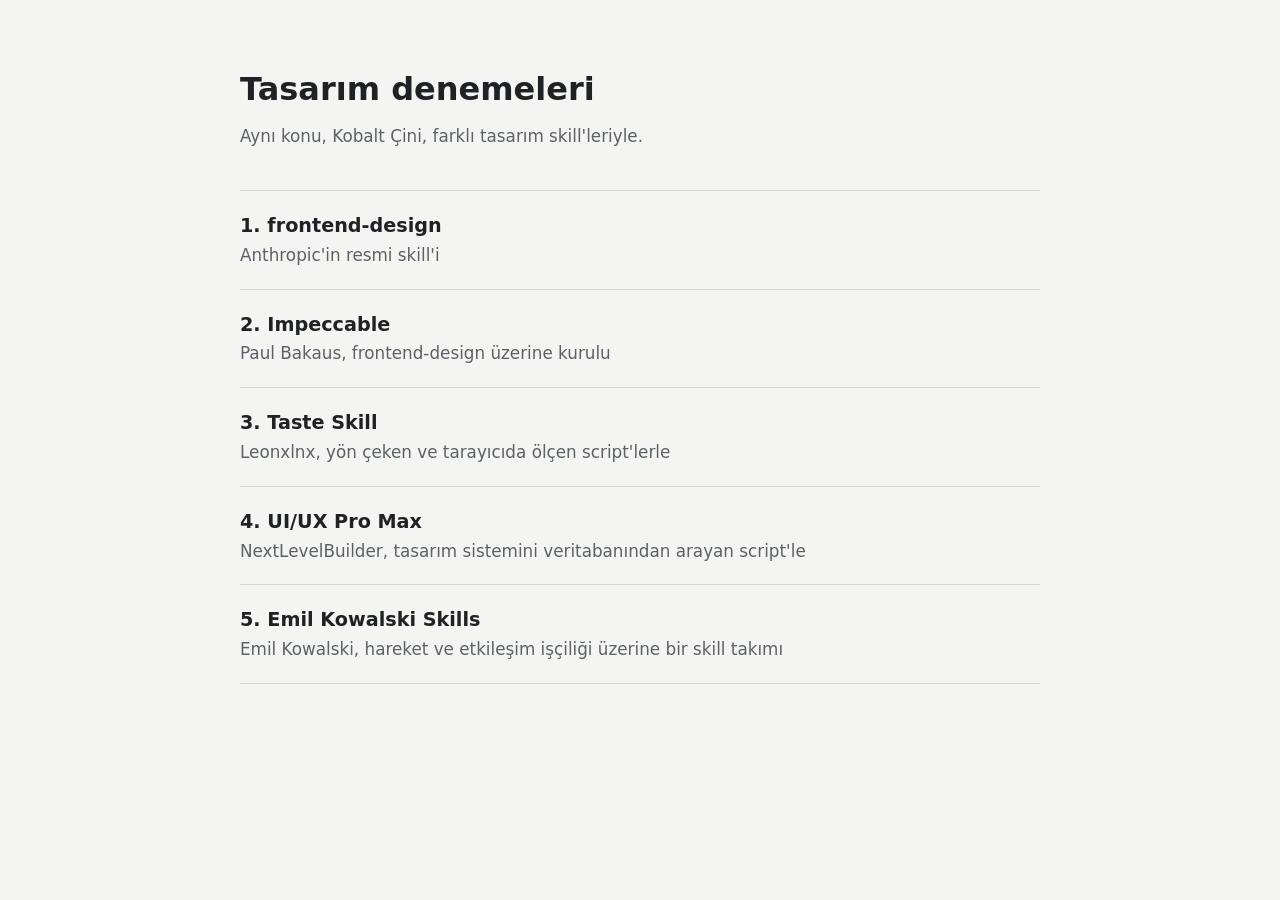
<file: index.html>
<!doctype html>
<html lang="tr">
<head>
  <meta charset="utf-8">
  <meta name="viewport" content="width=device-width, initial-scale=1">
  <title>Tasarım Denemeleri</title>
  <style>
    :root { --zemin: #f4f5f3; --yazi: #1f2124; --soluk: #5d6166; --cizgi: #d4d7d2; }
    * { box-sizing: border-box; }
    body { margin: 0; background: var(--zemin); color: var(--yazi); font: 1.05rem/1.6 system-ui, sans-serif; }
    main { max-width: 52rem; margin: 0 auto; padding: 64px 16px; }
    h1 { font-size: 2rem; margin: 0 0 8px; }
    p { margin: 0; color: var(--soluk); }
    ol { list-style: none; padding: 0; margin: 40px 0 0; border-top: 1px solid var(--cizgi); }
    li { border-bottom: 1px solid var(--cizgi); }
    a { display: block; padding: 20px 0; color: inherit; text-decoration: none; }
    a:hover strong { text-decoration: underline; }
    a:focus-visible { outline: 2px solid #1f3c9c; outline-offset: 4px; }
    strong { font-size: 1.2rem; }
    span { display: block; color: var(--soluk); }
  </style>
</head>
<body>
  <main>
    <h1>Tasarım denemeleri</h1>
    <p>Aynı konu, Kobalt Çini, farklı tasarım skill'leriyle.</p>
    <ol>
      <li><a href="1-frontend-design/index.html"><strong>1. frontend-design</strong><span>Anthropic'in resmi skill'i</span></a></li>
      <li><a href="2-impeccable/index.html"><strong>2. Impeccable</strong><span>Paul Bakaus, frontend-design üzerine kurulu</span></a></li>
      <li><a href="3-taste/index.html"><strong>3. Taste Skill</strong><span>Leonxlnx, yön çeken ve tarayıcıda ölçen script'lerle</span></a></li>
      <li><a href="4-ui-ux-pro-max/index.html"><strong>4. UI/UX Pro Max</strong><span>NextLevelBuilder, tasarım sistemini veritabanından arayan script'le</span></a></li>
      <li><a href="5-emil-kowalski/index.html"><strong>5. Emil Kowalski Skills</strong><span>Emil Kowalski, hareket ve etkileşim işçiliği üzerine bir skill takımı</span></a></li>
    </ol>
  </main>
</body>
</html>
</file>
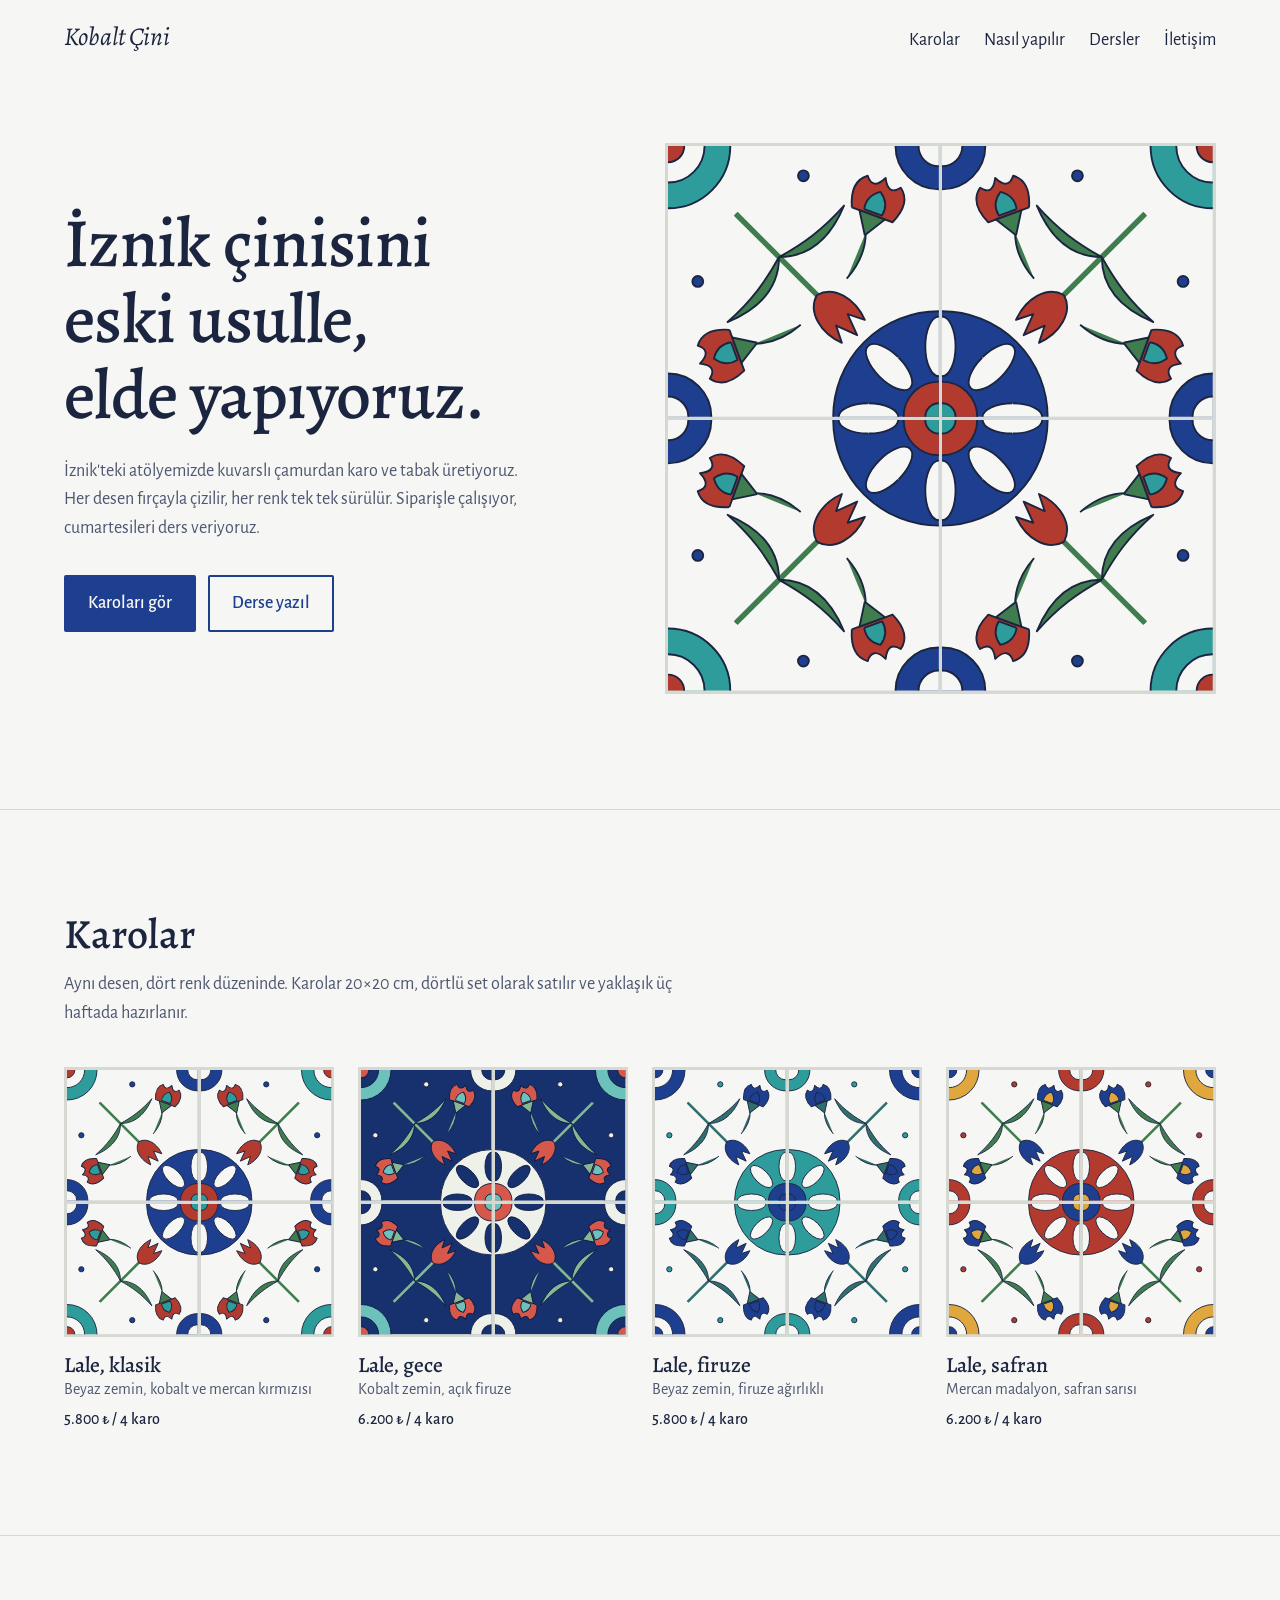
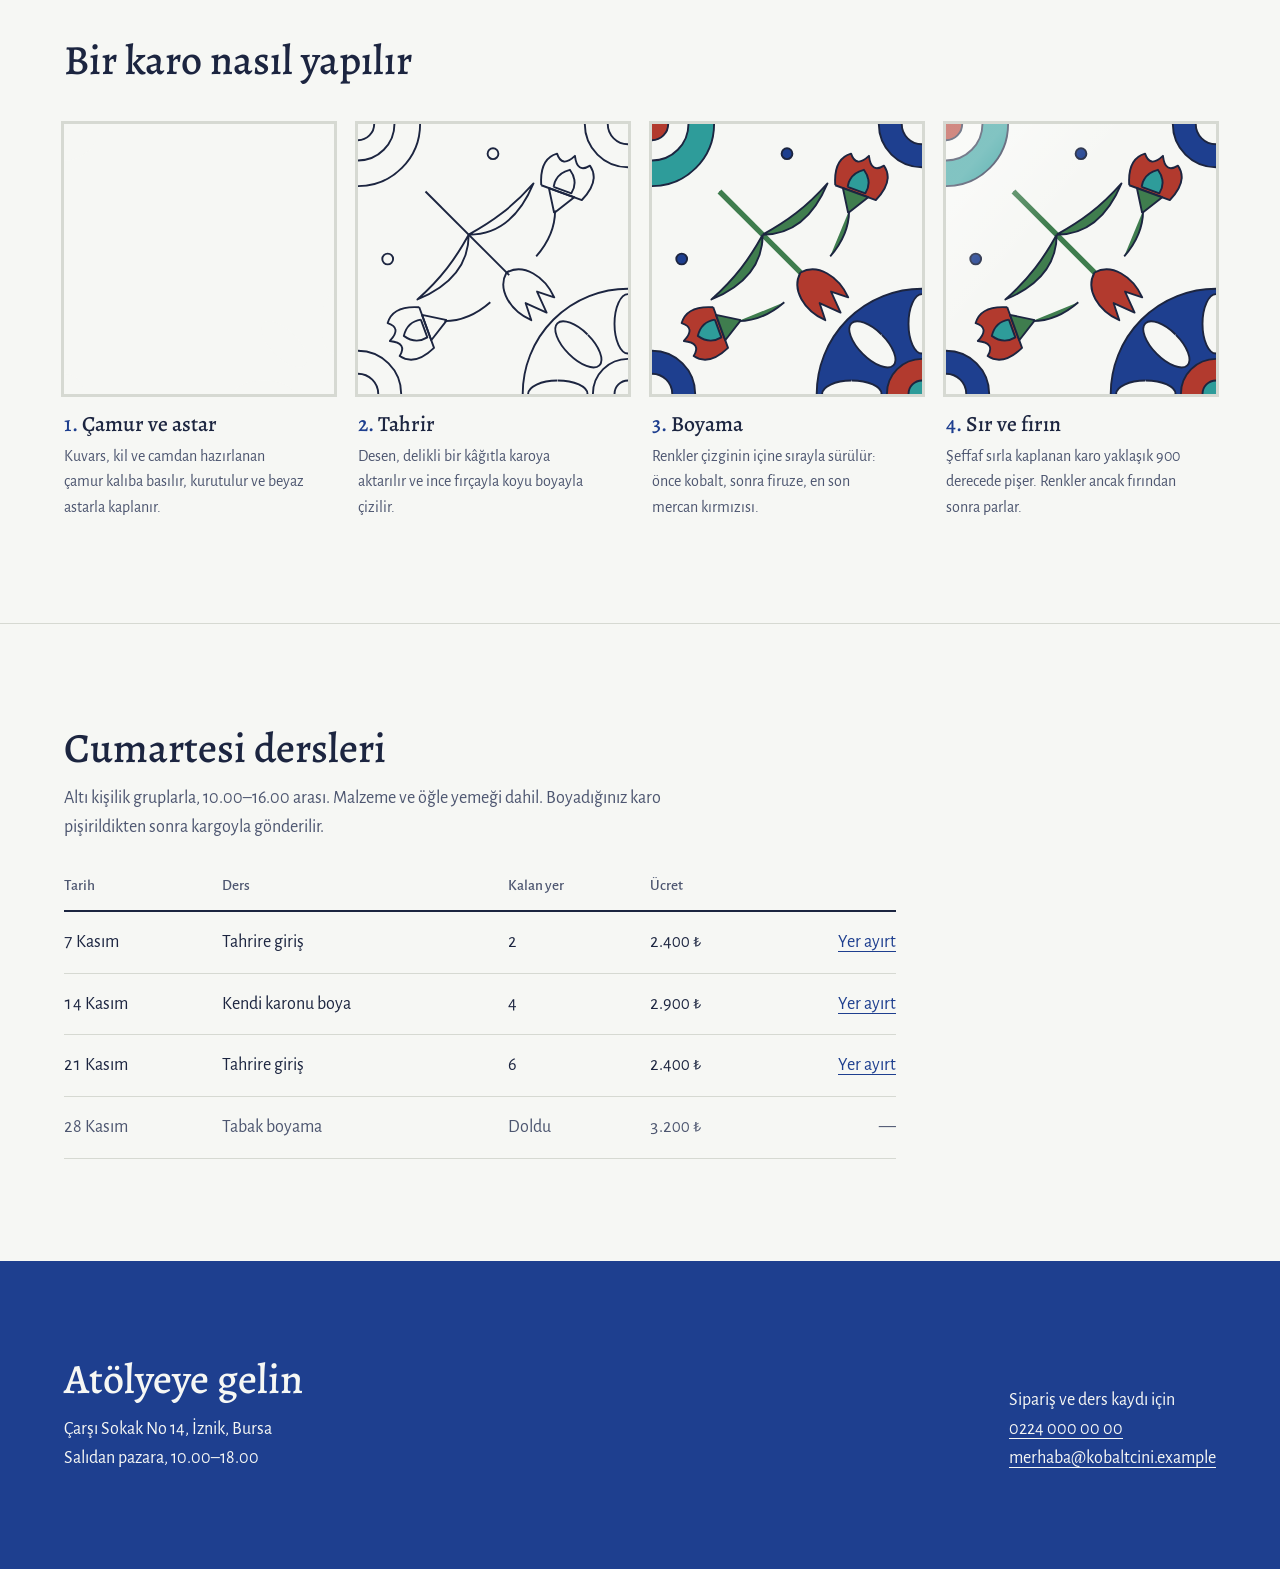
<file: 1-frontend-design/index.html>
<!doctype html>
<html lang="tr">
<head>
  <meta charset="utf-8">
  <meta name="viewport" content="width=device-width, initial-scale=1">
  <title>Kobalt Çini Atölyesi</title>
  <meta name="description" content="İznik'te elde çizilip boyanan çini karolar ve cumartesi dersleri.">
  <link rel="preconnect" href="https://fonts.googleapis.com">
  <link rel="preconnect" href="https://fonts.gstatic.com" crossorigin>
  <link href="https://fonts.googleapis.com/css2?family=Alegreya:ital,wght@0,400;0,500;0,700;1,400&family=Alegreya+Sans:wght@400;500;700&display=swap&subset=latin-ext" rel="stylesheet">
  <link rel="stylesheet" href="styles.css">
</head>
<body>
  <!-- Çeyrek karo: dört kopyası aynalanınca tam desen çıkar. Renkler CSS değişkenlerinden gelir. -->
  <svg width="0" height="0" class="gizli" aria-hidden="true">
    <defs>
      <g id="karanfil">
        <path class="t yesil" pathLength="1" d="M132 98 Q 146 82 146 64"/>
        <g transform="translate(146 64) rotate(20)">
          <path class="t mercan" pathLength="1" d="M-16 -14 Q -24 -32 -13 -40 Q -6 -31 0 -43 Q 6 -31 13 -40 Q 24 -32 16 -14 Z"/>
          <path class="t firuze" pathLength="1" d="M-7 -16 Q -9 -26 0 -32 Q 9 -26 7 -16 Z"/>
          <path class="t yesil" pathLength="1" d="M0 2 L -10 -14 L 10 -14 Z"/>
        </g>
      </g>
      <g id="kenar">
        <circle class="t kobalt" pathLength="1" cx="200" cy="0" r="32"/>
        <circle class="t zemin" pathLength="1" cx="200" cy="0" r="15"/>
        <circle class="t kobalt" pathLength="1" cx="100" cy="22" r="4"/>
      </g>
      <symbol id="ceyrek" viewBox="0 0 200 200">
        <rect class="zemin" width="200" height="200"/>
        <!-- merkez madalyon -->
        <circle class="t kobalt" pathLength="1" cx="200" cy="200" r="78"/>
        <g class="t zemin">
          <ellipse pathLength="1" cx="200" cy="148" rx="10" ry="22" transform="rotate(-90 200 200)"/>
          <ellipse pathLength="1" cx="200" cy="148" rx="10" ry="22" transform="rotate(-45 200 200)"/>
          <ellipse pathLength="1" cx="200" cy="148" rx="10" ry="22"/>
        </g>
        <circle class="t mercan" pathLength="1" cx="200" cy="200" r="26"/>
        <circle class="t firuze" pathLength="1" cx="200" cy="200" r="10"/>
        <!-- dış köşe gülü -->
        <circle class="t firuze" pathLength="1" cx="0" cy="0" r="46"/>
        <circle class="t zemin" pathLength="1" cx="0" cy="0" r="27"/>
        <circle class="t mercan" pathLength="1" cx="0" cy="0" r="12"/>
        <!-- kenar yarım göbekler -->
        <use href="#kenar"/>
        <use href="#kenar" transform="matrix(0 1 1 0 0 0)"/>
        <!-- köşegen lale ve saz yaprakları -->
        <path class="t sap" pathLength="1" d="M50 50 L 112 112"/>
        <path class="kalin" d="M50 50 L 112 112"/>
        <path class="t yesil" pathLength="1" d="M82 82 C 72 100, 62 114, 44 130 C 68 120, 82 104, 82 82 Z"/>
        <path class="t yesil" pathLength="1" d="M82 82 C 100 72, 114 62, 130 44 C 120 68, 104 82, 82 82 Z"/>
        <path class="t mercan" pathLength="1" transform="translate(110 110) rotate(135)" d="M0 0 C -14 -4, -18 -22, -12 -38 L -6 -26 L 0 -42 L 6 -26 L 12 -38 C 18 -22, 14 -4, 0 0 Z"/>
        <!-- köşegene göre aynalı karanfiller -->
        <use href="#karanfil"/>
        <use href="#karanfil" transform="matrix(0 1 1 0 0 0)"/>
      </symbol>
    </defs>
  </svg>

  <header class="ust">
    <a class="marka" href="#">Kobalt Çini</a>
    <nav aria-label="Ana menü">
      <a href="#karolar">Karolar</a>
      <a href="#nasil">Nasıl yapılır</a>
      <a href="#dersler">Dersler</a>
      <a href="#iletisim">İletişim</a>
    </nav>
  </header>

  <main>
    <section class="giris">
      <div class="giris-metin">
        <h1>İznik çinisini eski usulle, elde yapıyoruz.</h1>
        <p>İznik'teki atölyemizde kuvarslı çamurdan karo ve tabak üretiyoruz. Her desen fırçayla çizilir, her renk tek tek sürülür. Siparişle çalışıyor, cumartesileri ders veriyoruz.</p>
        <div class="dugmeler">
          <a class="dugme" href="#karolar">Karoları gör</a>
          <a class="dugme ikincil" href="#dersler">Derse yazıl</a>
        </div>
      </div>
      <div class="pano canlan" role="img" aria-label="Lale, karanfil ve saz yaprağı desenli dört karodan oluşan pano">
        <svg viewBox="0 0 200 200"><use href="#ceyrek"/></svg>
        <svg viewBox="0 0 200 200" class="ayna-x"><use href="#ceyrek"/></svg>
        <svg viewBox="0 0 200 200" class="ayna-y"><use href="#ceyrek"/></svg>
        <svg viewBox="0 0 200 200" class="ayna-xy"><use href="#ceyrek"/></svg>
      </div>
    </section>

    <section id="karolar" class="bolum">
      <h2>Karolar</h2>
      <p class="bolum-giris">Aynı desen, dört renk düzeninde. Karolar 20×20 cm, dörtlü set olarak satılır ve yaklaşık üç haftada hazırlanır.</p>
      <ul class="duvar">
        <li class="urun renk-klasik">
          <div class="pano kucuk" aria-hidden="true">
            <svg viewBox="0 0 200 200"><use href="#ceyrek"/></svg><svg viewBox="0 0 200 200" class="ayna-x"><use href="#ceyrek"/></svg><svg viewBox="0 0 200 200" class="ayna-y"><use href="#ceyrek"/></svg><svg viewBox="0 0 200 200" class="ayna-xy"><use href="#ceyrek"/></svg>
          </div>
          <h3>Lale, klasik</h3>
          <p>Beyaz zemin, kobalt ve mercan kırmızısı</p>
          <p class="fiyat">5.800 ₺ / 4 karo</p>
        </li>
        <li class="urun renk-gece">
          <div class="pano kucuk" aria-hidden="true">
            <svg viewBox="0 0 200 200"><use href="#ceyrek"/></svg><svg viewBox="0 0 200 200" class="ayna-x"><use href="#ceyrek"/></svg><svg viewBox="0 0 200 200" class="ayna-y"><use href="#ceyrek"/></svg><svg viewBox="0 0 200 200" class="ayna-xy"><use href="#ceyrek"/></svg>
          </div>
          <h3>Lale, gece</h3>
          <p>Kobalt zemin, açık firuze</p>
          <p class="fiyat">6.200 ₺ / 4 karo</p>
        </li>
        <li class="urun renk-firuze">
          <div class="pano kucuk" aria-hidden="true">
            <svg viewBox="0 0 200 200"><use href="#ceyrek"/></svg><svg viewBox="0 0 200 200" class="ayna-x"><use href="#ceyrek"/></svg><svg viewBox="0 0 200 200" class="ayna-y"><use href="#ceyrek"/></svg><svg viewBox="0 0 200 200" class="ayna-xy"><use href="#ceyrek"/></svg>
          </div>
          <h3>Lale, firuze</h3>
          <p>Beyaz zemin, firuze ağırlıklı</p>
          <p class="fiyat">5.800 ₺ / 4 karo</p>
        </li>
        <li class="urun renk-safran">
          <div class="pano kucuk" aria-hidden="true">
            <svg viewBox="0 0 200 200"><use href="#ceyrek"/></svg><svg viewBox="0 0 200 200" class="ayna-x"><use href="#ceyrek"/></svg><svg viewBox="0 0 200 200" class="ayna-y"><use href="#ceyrek"/></svg><svg viewBox="0 0 200 200" class="ayna-xy"><use href="#ceyrek"/></svg>
          </div>
          <h3>Lale, safran</h3>
          <p>Mercan madalyon, safran sarısı</p>
          <p class="fiyat">6.200 ₺ / 4 karo</p>
        </li>
      </ul>
    </section>

    <section id="nasil" class="bolum">
      <h2>Bir karo nasıl yapılır</h2>
      <ol class="asamalar">
        <li class="asama asama-camur">
          <svg viewBox="0 0 200 200" aria-hidden="true"><use href="#ceyrek"/></svg>
          <h3>Çamur ve astar</h3>
          <p>Kuvars, kil ve camdan hazırlanan çamur kalıba basılır, kurutulur ve beyaz astarla kaplanır.</p>
        </li>
        <li class="asama asama-tahrir">
          <svg viewBox="0 0 200 200" aria-hidden="true"><use href="#ceyrek"/></svg>
          <h3>Tahrir</h3>
          <p>Desen, delikli bir kâğıtla karoya aktarılır ve ince fırçayla koyu boyayla çizilir.</p>
        </li>
        <li class="asama asama-boya">
          <svg viewBox="0 0 200 200" aria-hidden="true"><use href="#ceyrek"/></svg>
          <h3>Boyama</h3>
          <p>Renkler çizginin içine sırayla sürülür: önce kobalt, sonra firuze, en son mercan kırmızısı.</p>
        </li>
        <li class="asama asama-sir">
          <svg viewBox="0 0 200 200" aria-hidden="true"><use href="#ceyrek"/></svg>
          <h3>Sır ve fırın</h3>
          <p>Şeffaf sırla kaplanan karo yaklaşık 900 derecede pişer. Renkler ancak fırından sonra parlar.</p>
        </li>
      </ol>
    </section>

    <section id="dersler" class="bolum">
      <h2>Cumartesi dersleri</h2>
      <p class="bolum-giris">Altı kişilik gruplarla, 10.00–16.00 arası. Malzeme ve öğle yemeği dahil. Boyadığınız karo pişirildikten sonra kargoyla gönderilir.</p>
      <table class="ders-tablosu">
        <thead>
          <tr><th scope="col">Tarih</th><th scope="col">Ders</th><th scope="col">Kalan yer</th><th scope="col">Ücret</th><th scope="col"><span class="gizli">İşlem</span></th></tr>
        </thead>
        <tbody>
          <tr><td>7 Kasım</td><td>Tahrire giriş</td><td>2</td><td>2.400 ₺</td><td><a href="#iletisim">Yer ayırt</a></td></tr>
          <tr><td>14 Kasım</td><td>Kendi karonu boya</td><td>4</td><td>2.900 ₺</td><td><a href="#iletisim">Yer ayırt</a></td></tr>
          <tr><td>21 Kasım</td><td>Tahrire giriş</td><td>6</td><td>2.400 ₺</td><td><a href="#iletisim">Yer ayırt</a></td></tr>
          <tr class="dolu"><td>28 Kasım</td><td>Tabak boyama</td><td>Doldu</td><td>3.200 ₺</td><td>—</td></tr>
        </tbody>
      </table>
    </section>
  </main>

  <footer id="iletisim" class="alt">
    <div>
      <h2>Atölyeye gelin</h2>
      <p>Çarşı Sokak No 14, İznik, Bursa<br>Salıdan pazara, 10.00–18.00</p>
    </div>
    <div>
      <p>Sipariş ve ders kaydı için<br><a href="tel:+902240000000">0224 000 00 00</a><br><a href="mailto:merhaba@kobaltcini.example">merhaba@kobaltcini.example</a></p>
    </div>
  </footer>
</body>
</html>
</file>
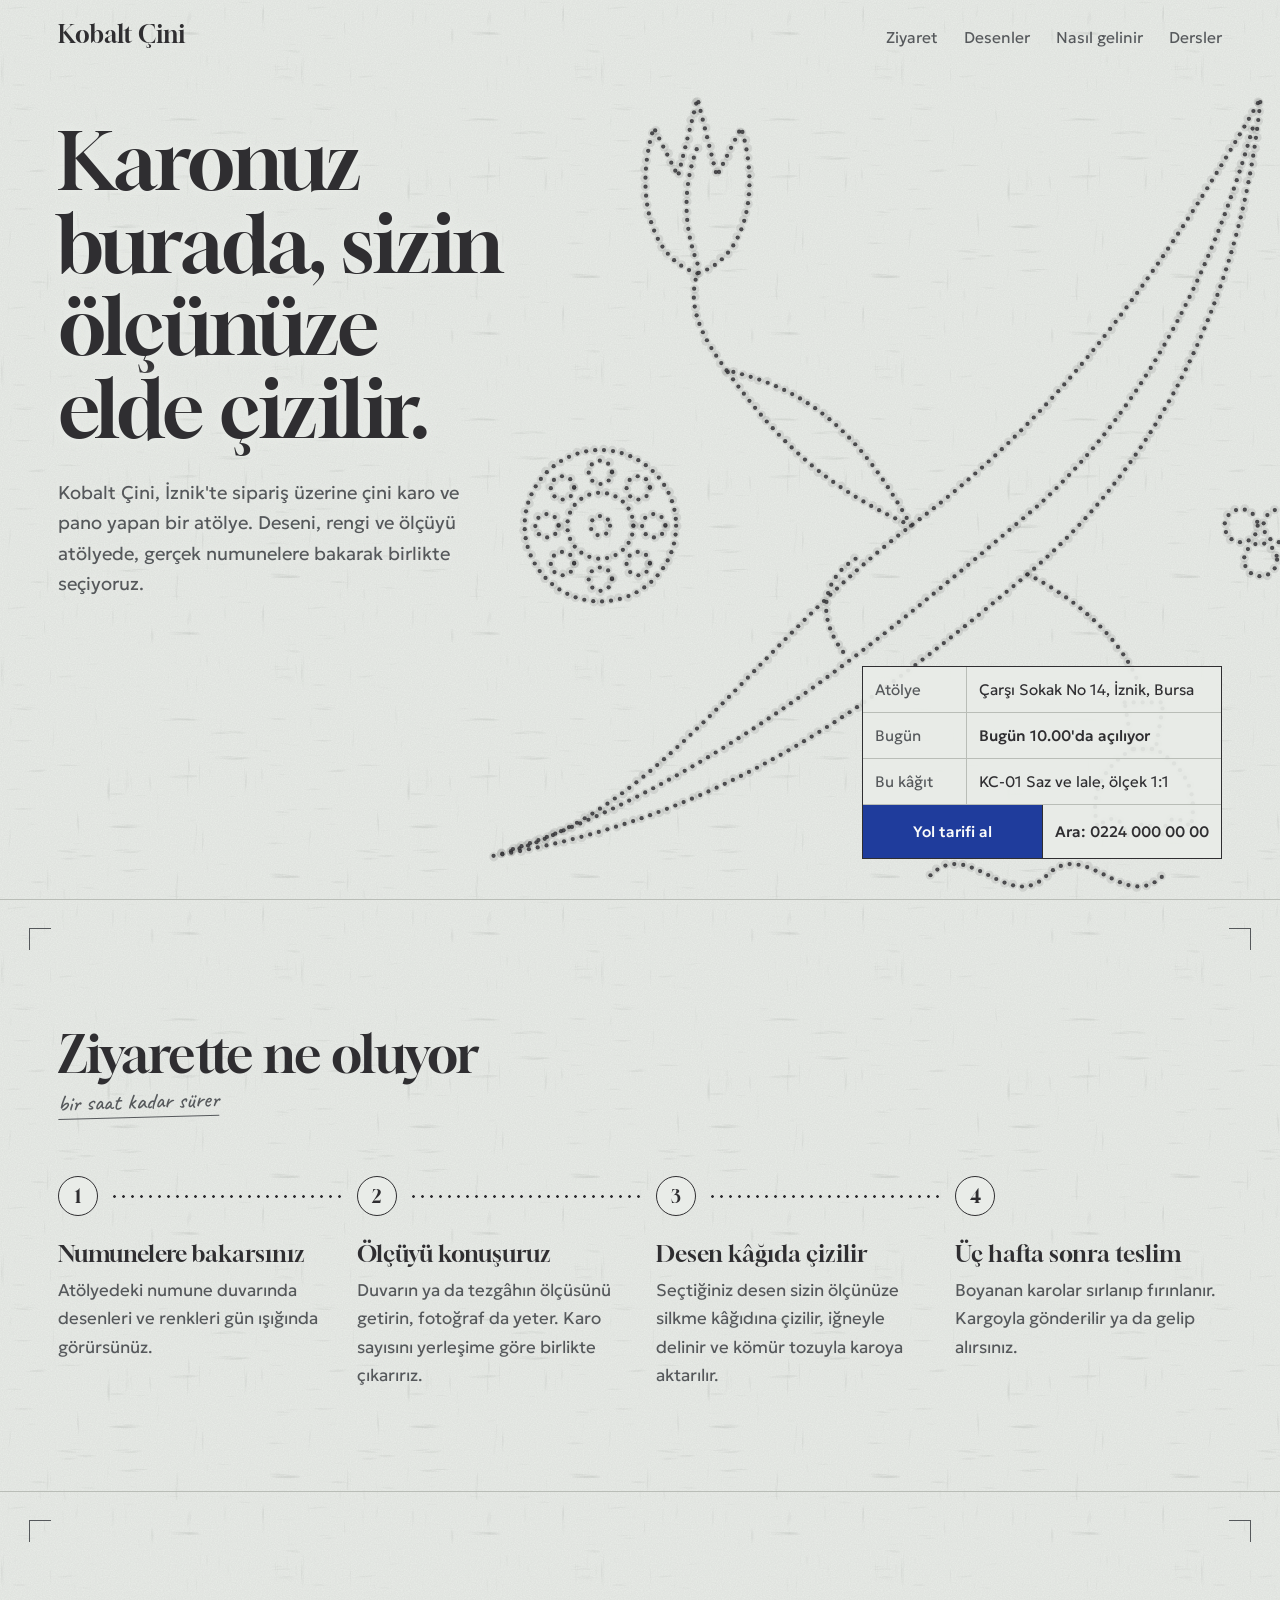
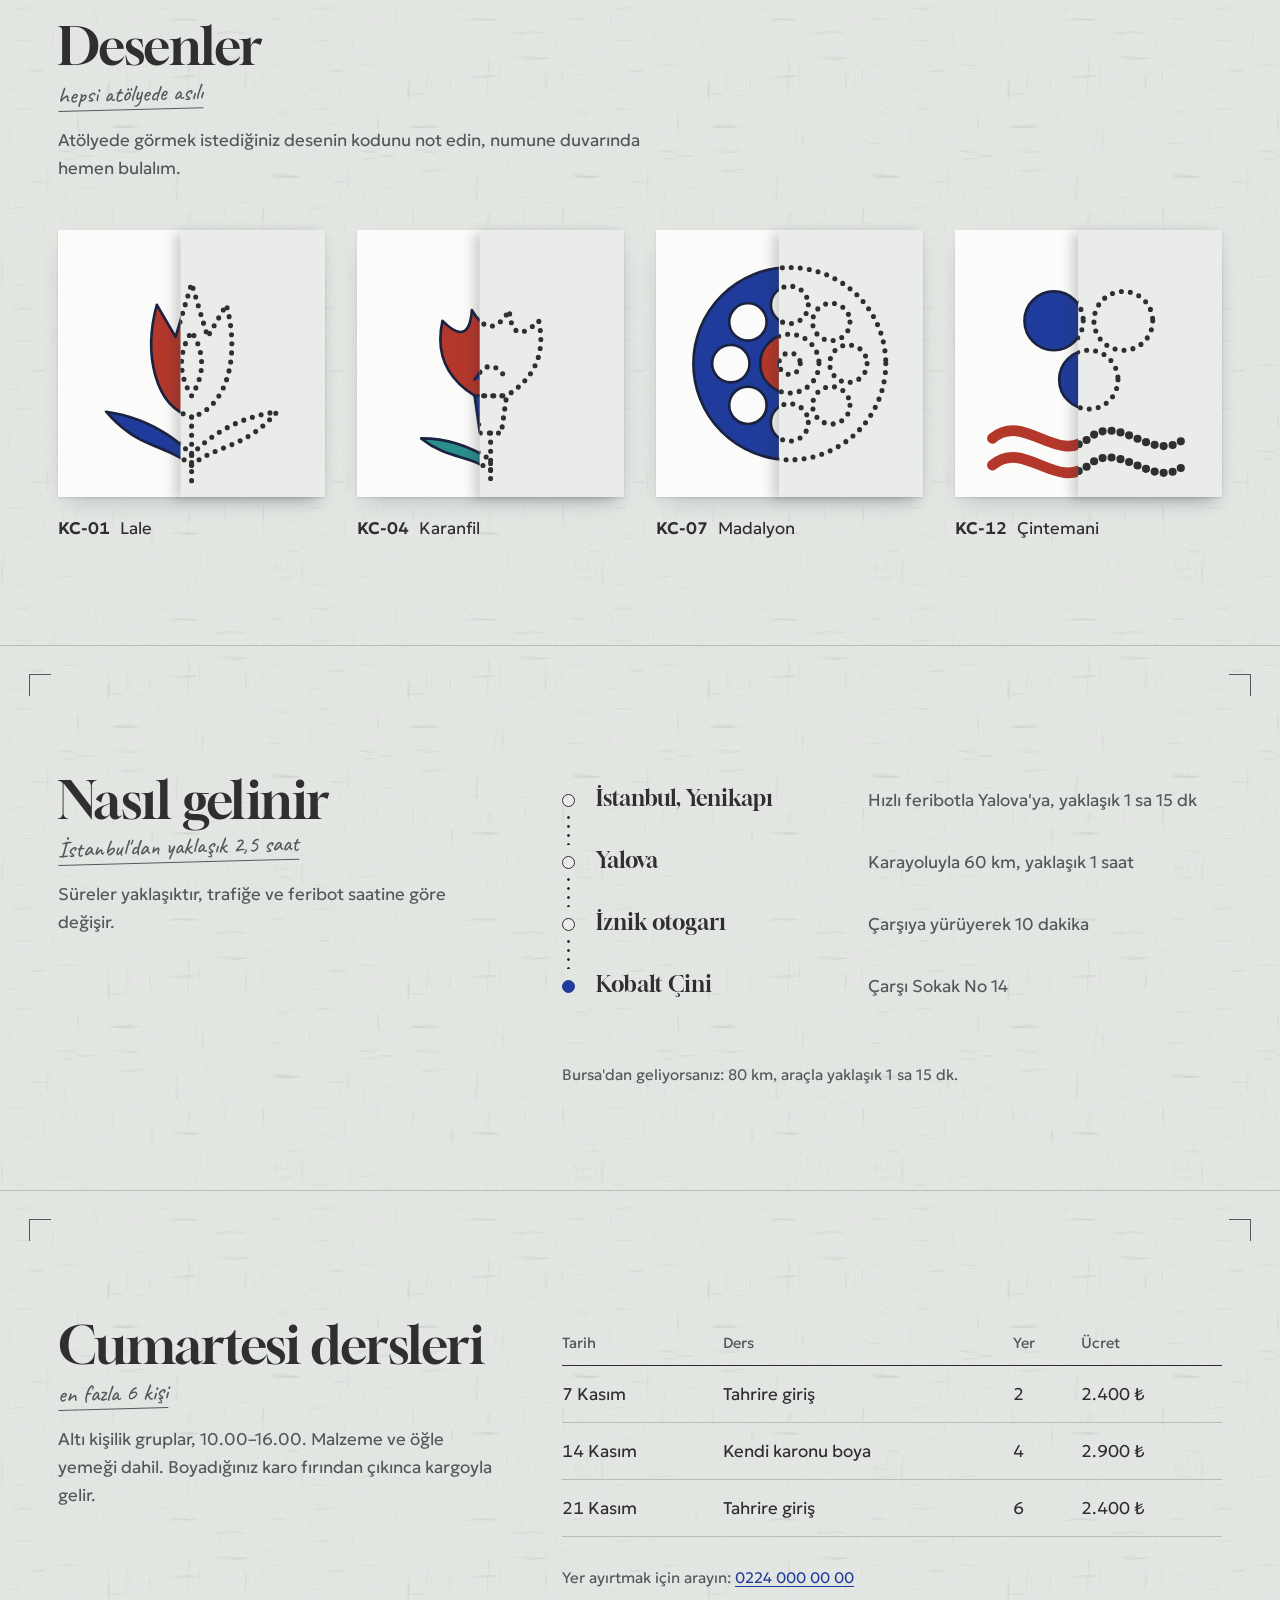
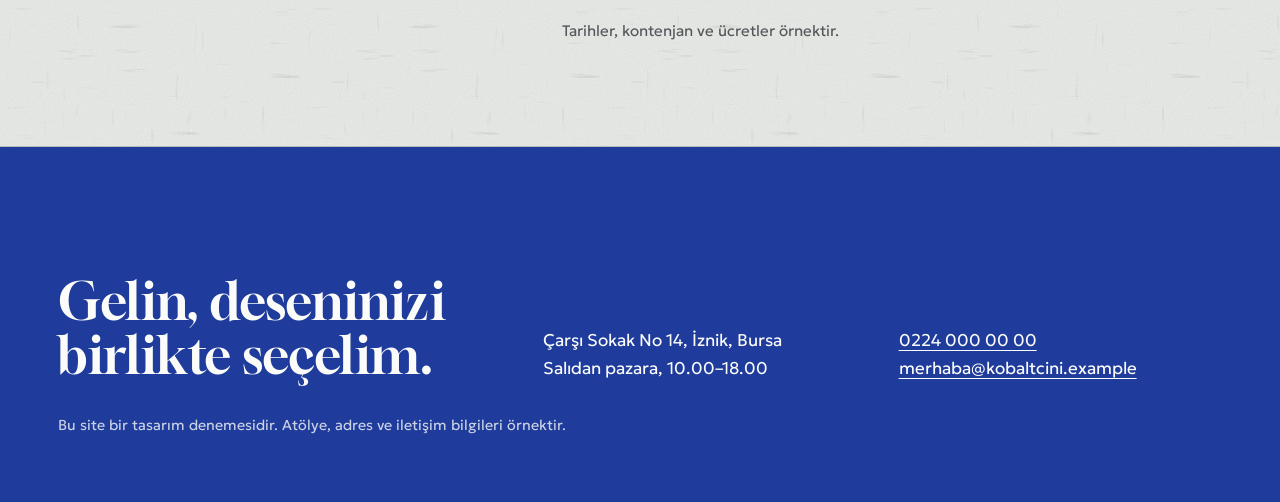
<file: 2-impeccable/index.html>
<!doctype html>
<html lang="tr">
<head>
  <meta charset="utf-8">
  <meta name="viewport" content="width=device-width, initial-scale=1">
  <title>Kobalt Çini, İznik</title>
  <meta name="description" content="İznik'te sipariş üzerine elde çizilen çini karolar. Deseni ve ölçüyü atölyede birlikte seçiyoruz.">
  <link rel="preconnect" href="https://fonts.googleapis.com">
  <link rel="preconnect" href="https://fonts.gstatic.com" crossorigin>
  <link href="https://fonts.googleapis.com/css2?family=Caveat:wght@500&family=Gloock&family=Geologica:wght@300..600&display=swap" rel="stylesheet">
  <link rel="stylesheet" href="styles.css">
</head>
<body>
  <!-- Silkme motifi: JS bu yolları örnekleyip iğne deliklerine çevirir. -->
  <svg class="kaynak" viewBox="0 0 1000 1000" aria-hidden="true">
    <path class="m" d="M90 900 C 260 860 360 680 520 560 C 660 455 760 330 880 120 C 860 330 770 500 640 610 C 480 745 330 860 90 900 Z"/>
    <path class="m" d="M110 893 C 330 820 520 650 650 540 C 760 440 830 300 872 150"/>
    <path class="m" d="M520 560 C 470 470 420 420 330 400 C 380 470 430 520 520 560 Z"/>
    <path class="m" d="M330 400 C 300 360 290 330 300 300"/>
    <path class="m" d="M300 300 C 250 285 235 215 255 150 L 280 200 L 300 120 L 320 200 L 345 150 C 365 215 350 285 300 300 Z"/>
    <path class="m" d="M300 290 C 285 250 285 210 300 170"/>
    <path class="m" d="M640 610 C 700 640 750 690 760 742"/>
    <path class="m" d="M740 742 L 780 742 L 772 790 L 748 790 Z"/>
    <path class="m" d="M748 790 Q 700 820 712 870 Q 735 850 742 880 Q 760 855 778 880 Q 785 850 808 870 Q 820 820 772 790 Z"/>
    <path class="m" d="M450 690 C 420 650 430 610 470 590"/>
    <circle class="m" cx="200" cy="560" r="78"/>
    <circle class="m" cx="200" cy="560" r="34"/>
    <circle class="m" cx="200" cy="560" r="10"/>
    <circle class="m" cx="255" cy="560" r="12"/><circle class="m" cx="239" cy="599" r="12"/>
    <circle class="m" cx="200" cy="615" r="12"/><circle class="m" cx="161" cy="599" r="12"/>
    <circle class="m" cx="145" cy="560" r="12"/><circle class="m" cx="161" cy="521" r="12"/>
    <circle class="m" cx="200" cy="505" r="12"/><circle class="m" cx="239" cy="521" r="12"/>
    <circle class="m" cx="860" cy="560" r="17"/><circle class="m" cx="900" cy="560" r="17"/><circle class="m" cx="880" cy="595" r="17"/>
    <path class="m" d="M540 920 C 580 880 620 960 660 920 C 700 880 740 960 780 920"/>
  </svg>

  <!-- Desen karoları: aynı sembol hem boyalı karo hem delikli kâğıt olarak çizilir. -->
  <svg width="0" height="0" class="kaynak" aria-hidden="true">
    <symbol id="kc01" viewBox="0 0 100 100">
      <path class="ln p-k" d="M50 88 C 40 80 30 82 18 68 C 32 70 42 76 50 84 Z"/>
      <path class="ln p-k" d="M50 88 C 60 80 70 82 82 68 C 68 70 58 76 50 84 Z"/>
      <path class="ln" d="M50 70 L 50 94"/>
      <path class="ln p-m" d="M50 70 C 36 66 32 46 37 28 L 44 40 L 50 20 L 56 40 L 63 28 C 68 46 64 66 50 70 Z"/>
      <path class="ln p-f" d="M50 62 C 45 54 45 46 50 38 C 55 46 55 54 50 62 Z"/>
    </symbol>
    <symbol id="kc04" viewBox="0 0 100 100">
      <path class="ln" d="M50 76 L 50 94"/>
      <path class="ln p-f" d="M50 90 C 42 84 34 86 24 78 C 36 78 44 82 50 86 Z"/>
      <path class="ln p-k" d="M44 62 L 56 62 L 54 76 L 46 76 Z"/>
      <path class="ln p-m" d="M44 62 Q 28 52 32 34 Q 42 44 43 30 Q 50 42 57 30 Q 58 44 68 34 Q 72 52 56 62 Z"/>
      <path class="ln p-k" d="M44 56 Q 50 46 56 56"/>
    </symbol>
    <symbol id="kc07" viewBox="0 0 100 100">
      <circle class="ln p-k" cx="50" cy="50" r="36"/>
      <circle class="ln p-z" cx="72" cy="50" r="7"/><circle class="ln p-z" cx="65.6" cy="65.6" r="7"/>
      <circle class="ln p-z" cx="50" cy="72" r="7"/><circle class="ln p-z" cx="34.4" cy="65.6" r="7"/>
      <circle class="ln p-z" cx="28" cy="50" r="7"/><circle class="ln p-z" cx="34.4" cy="34.4" r="7"/>
      <circle class="ln p-z" cx="50" cy="28" r="7"/><circle class="ln p-z" cx="65.6" cy="34.4" r="7"/>
      <circle class="ln p-m" cx="50" cy="50" r="11"/>
      <circle class="ln p-f" cx="50" cy="50" r="4"/>
    </symbol>
    <symbol id="kc12" viewBox="0 0 100 100">
      <circle class="ln p-k" cx="37" cy="34" r="11"/>
      <circle class="ln p-k" cx="63" cy="34" r="11"/>
      <circle class="ln p-k" cx="50" cy="56" r="11"/>
      <path class="ln dalga" d="M14 78 C 26 68 38 88 50 78 C 62 68 74 88 86 78"/>
      <path class="ln dalga" d="M14 88 C 26 78 38 98 50 88 C 62 78 74 98 86 88"/>
    </symbol>
  </svg>

  <a class="atla" href="#ana">İçeriğe geç</a>

  <header class="ust">
    <a class="marka" href="#">Kobalt Çini</a>
    <nav aria-label="Ana menü">
      <a href="#ziyaret">Ziyaret</a>
      <a href="#desenler">Desenler</a>
      <a href="#yol">Nasıl gelinir</a>
      <a href="#dersler">Dersler</a>
    </nav>
  </header>

  <main id="ana">
    <section class="giris" aria-labelledby="baslik">
      <canvas class="silkme" aria-hidden="true"></canvas>
      <div class="giris-metin">
        <h1 id="baslik">Karonuz burada, sizin ölçünüze elde çizilir.</h1>
        <p>Kobalt Çini, İznik'te sipariş üzerine çini karo ve pano yapan bir atölye. Deseni, rengi ve ölçüyü atölyede, gerçek numunelere bakarak birlikte seçiyoruz.</p>
      </div>

      <aside class="antet" aria-label="Atölye bilgisi">
        <dl>
          <div><dt>Atölye</dt><dd>Çarşı Sokak No 14, İznik, Bursa</dd></div>
          <div><dt>Bugün</dt><dd><span class="durum" data-durum>Salıdan pazara, 10.00–18.00</span></dd></div>
          <div><dt>Bu kâğıt</dt><dd>KC-01 Saz ve lale, ölçek 1:1</dd></div>
        </dl>
        <div class="eylemler">
          <a class="dugme" href="https://www.google.com/maps/search/?api=1&amp;query=%C4%B0znik%20%C3%87ar%C5%9F%C4%B1%2C%20Bursa" rel="noopener">Yol tarifi al</a>
          <a class="dugme ikincil" href="tel:+902240000000">Ara<span class="uzun">: 0224 000 00 00</span></a>
        </div>
      </aside>
    </section>

    <section id="ziyaret" class="yaprak">
      <h2>Ziyarette ne oluyor</h2>
      <p class="kalem">bir saat kadar sürer</p>
      <ol class="adimlar">
        <li>
          <h3>Numunelere bakarsınız</h3>
          <p>Atölyedeki numune duvarında desenleri ve renkleri gün ışığında görürsünüz.</p>
        </li>
        <li>
          <h3>Ölçüyü konuşuruz</h3>
          <p>Duvarın ya da tezgâhın ölçüsünü getirin, fotoğraf da yeter. Karo sayısını yerleşime göre birlikte çıkarırız.</p>
        </li>
        <li>
          <h3>Desen kâğıda çizilir</h3>
          <p>Seçtiğiniz desen sizin ölçünüze silkme kâğıdına çizilir, iğneyle delinir ve kömür tozuyla karoya aktarılır.</p>
        </li>
        <li>
          <h3>Üç hafta sonra teslim</h3>
          <p>Boyanan karolar sırlanıp fırınlanır. Kargoyla gönderilir ya da gelip alırsınız.</p>
        </li>
      </ol>
    </section>

    <section id="desenler" class="yaprak">
      <h2>Desenler</h2>
      <p class="kalem">hepsi atölyede asılı</p>
      <p class="aciklama">Atölyede görmek istediğiniz desenin kodunu not edin, numune duvarında hemen bulalım.</p>
      <ul class="desenler">
        <li>
          <figure class="desen">
            <button class="karo" type="button" aria-pressed="false" aria-label="Boyalı karoyu göster"><svg viewBox="0 0 100 100" aria-hidden="true"><use href="#kc01"/></svg></button>
            <div class="kalkik"><div class="kagit"><svg viewBox="0 0 100 100" aria-hidden="true"><use href="#kc01"/></svg></div></div>
            <figcaption><span class="kod">KC-01</span> Lale</figcaption>
          </figure>
        </li>
        <li>
          <figure class="desen">
            <button class="karo" type="button" aria-pressed="false" aria-label="Boyalı karoyu göster"><svg viewBox="0 0 100 100" aria-hidden="true"><use href="#kc04"/></svg></button>
            <div class="kalkik"><div class="kagit"><svg viewBox="0 0 100 100" aria-hidden="true"><use href="#kc04"/></svg></div></div>
            <figcaption><span class="kod">KC-04</span> Karanfil</figcaption>
          </figure>
        </li>
        <li>
          <figure class="desen">
            <button class="karo" type="button" aria-pressed="false" aria-label="Boyalı karoyu göster"><svg viewBox="0 0 100 100" aria-hidden="true"><use href="#kc07"/></svg></button>
            <div class="kalkik"><div class="kagit"><svg viewBox="0 0 100 100" aria-hidden="true"><use href="#kc07"/></svg></div></div>
            <figcaption><span class="kod">KC-07</span> Madalyon</figcaption>
          </figure>
        </li>
        <li>
          <figure class="desen">
            <button class="karo" type="button" aria-pressed="false" aria-label="Boyalı karoyu göster"><svg viewBox="0 0 100 100" aria-hidden="true"><use href="#kc12"/></svg></button>
            <div class="kalkik"><div class="kagit"><svg viewBox="0 0 100 100" aria-hidden="true"><use href="#kc12"/></svg></div></div>
            <figcaption><span class="kod">KC-12</span> Çintemani</figcaption>
          </figure>
        </li>
      </ul>
    </section>

    <section id="yol" class="yaprak iki">
      <div class="yaprak-bas">
      <h2>Nasıl gelinir</h2>
      <p class="kalem">İstanbul'dan yaklaşık 2,5 saat</p>
      <p class="aciklama">Süreler yaklaşıktır, trafiğe ve feribot saatine göre değişir.</p>
      </div>
      <div>
      <ol class="rota">
        <li><span class="yer">İstanbul, Yenikapı</span><span class="bacak">Hızlı feribotla Yalova'ya, yaklaşık 1 sa 15 dk</span></li>
        <li><span class="yer">Yalova</span><span class="bacak">Karayoluyla 60 km, yaklaşık 1 saat</span></li>
        <li><span class="yer">İznik otogarı</span><span class="bacak">Çarşıya yürüyerek 10 dakika</span></li>
        <li><span class="yer">Kobalt Çini</span><span class="bacak">Çarşı Sokak No 14</span></li>
      </ol>
      <p class="not">Bursa'dan geliyorsanız: 80 km, araçla yaklaşık 1 sa 15 dk.</p>
      </div>
    </section>

    <section id="dersler" class="yaprak iki">
      <div class="yaprak-bas">
      <h2>Cumartesi dersleri</h2>
      <p class="kalem">en fazla 6 kişi</p>
      <p class="aciklama">Altı kişilik gruplar, 10.00–16.00. Malzeme ve öğle yemeği dahil. Boyadığınız karo fırından çıkınca kargoyla gelir.</p>
      </div>
      <div>
      <table class="dersler">
        <thead><tr><th scope="col">Tarih</th><th scope="col">Ders</th><th scope="col">Yer</th><th scope="col">Ücret</th></tr></thead>
        <tbody>
          <tr><td>7 Kasım</td><td>Tahrire giriş</td><td>2</td><td>2.400 ₺</td></tr>
          <tr><td>14 Kasım</td><td>Kendi karonu boya</td><td>4</td><td>2.900 ₺</td></tr>
          <tr><td>21 Kasım</td><td>Tahrire giriş</td><td>6</td><td>2.400 ₺</td></tr>
        </tbody>
      </table>
      <p class="not">Yer ayırtmak için arayın: <a href="tel:+902240000000">0224 000 00 00</a></p>
      <p class="not">Tarihler, kontenjan ve ücretler örnektir.</p>
      </div>
    </section>
  </main>

  <footer class="alt">
    <p class="alt-baslik">Gelin, deseninizi birlikte seçelim.</p>
    <p>Çarşı Sokak No 14, İznik, Bursa<br>Salıdan pazara, 10.00–18.00</p>
    <p><a href="tel:+902240000000">0224 000 00 00</a><br><a href="mailto:merhaba@kobaltcini.example">merhaba@kobaltcini.example</a></p>
    <p class="demo">Bu site bir tasarım denemesidir. Atölye, adres ve iletişim bilgileri örnektir.</p>
  </footer>

  <script src="silkme.js"></script>
</body>
</html>
</file>
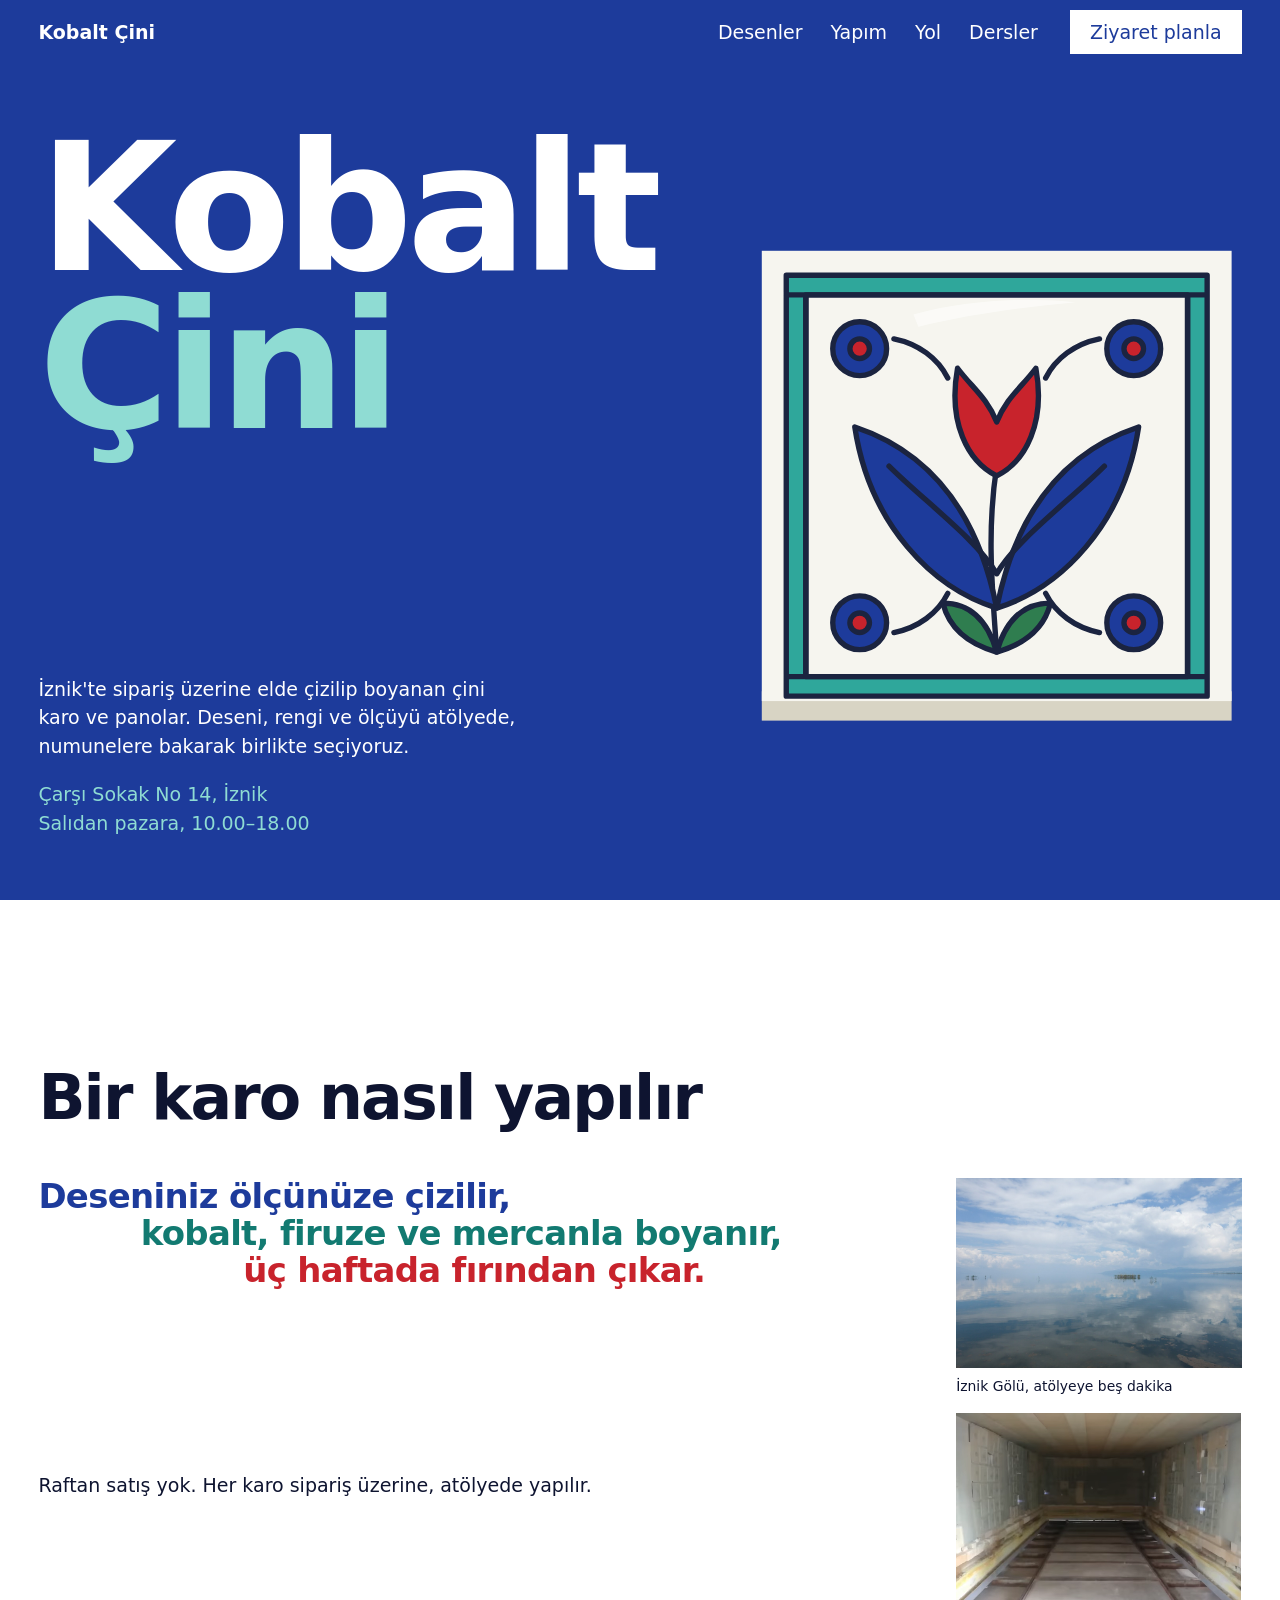
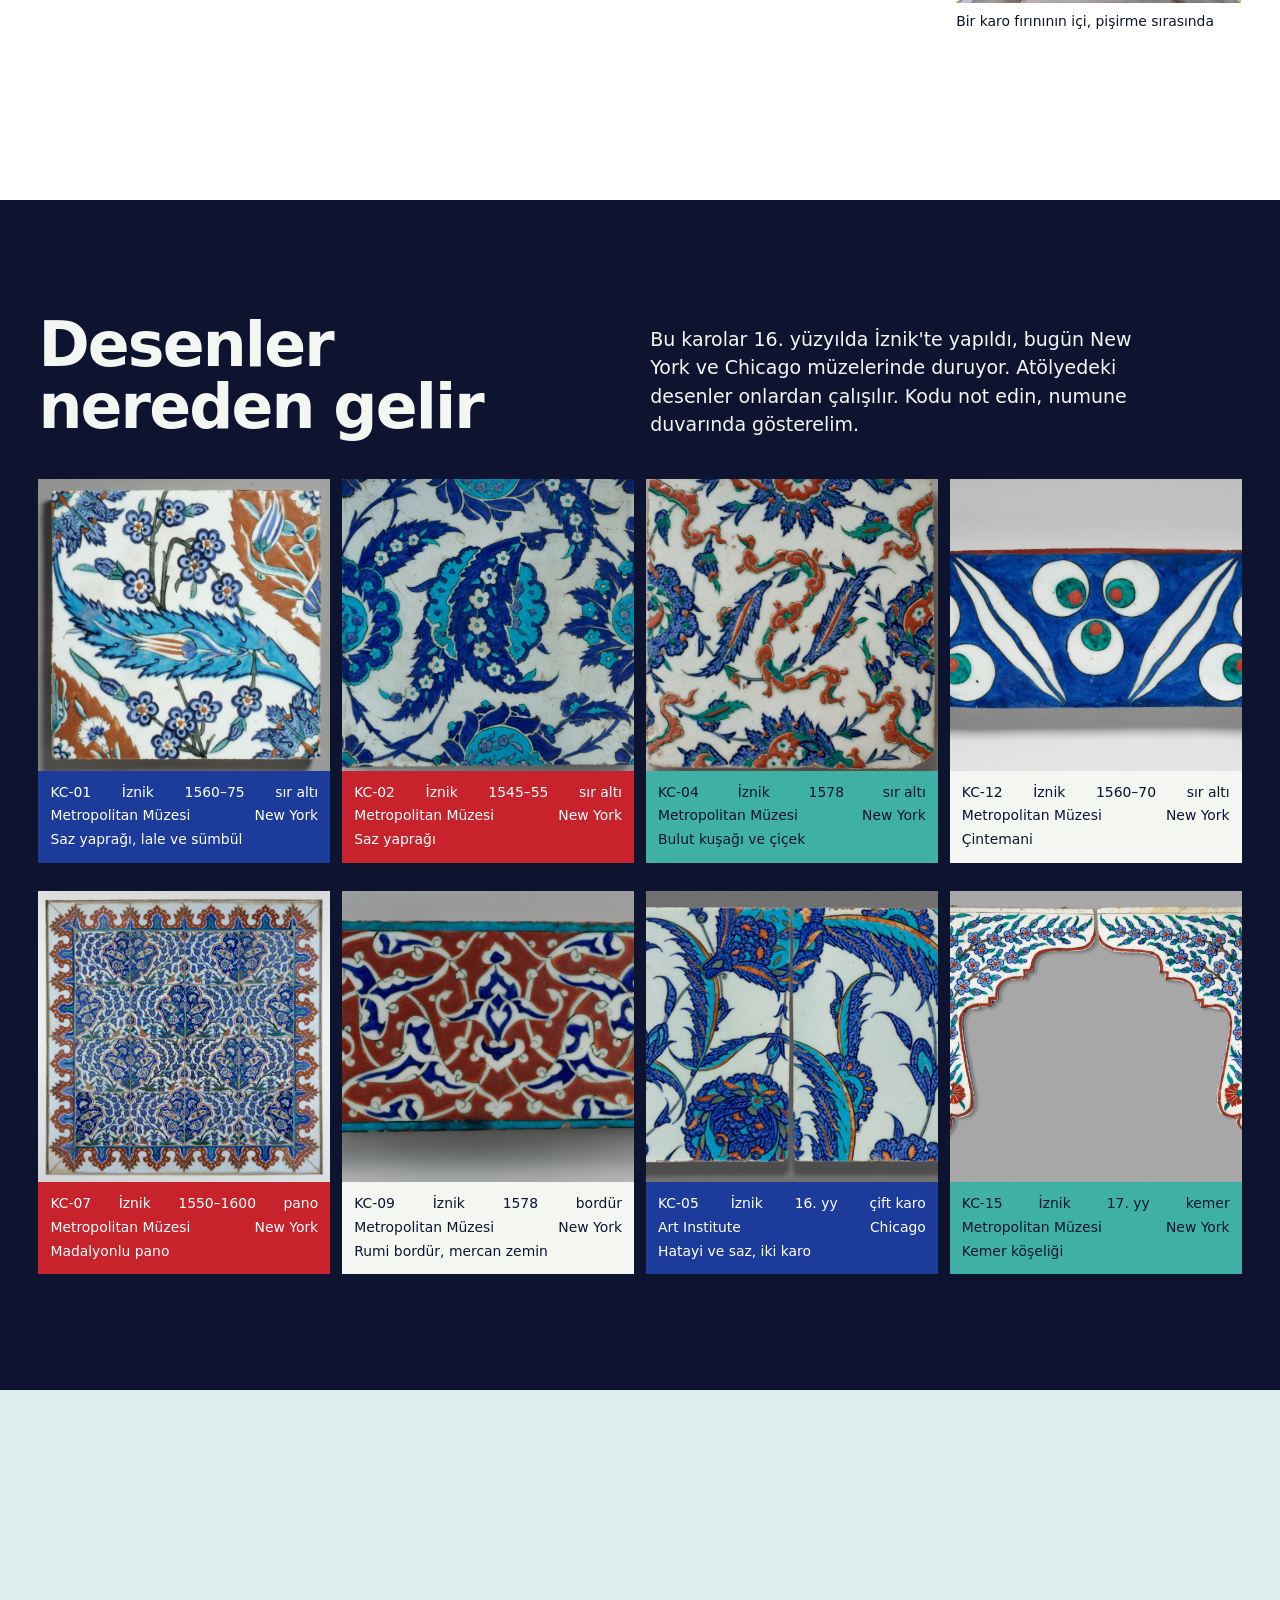
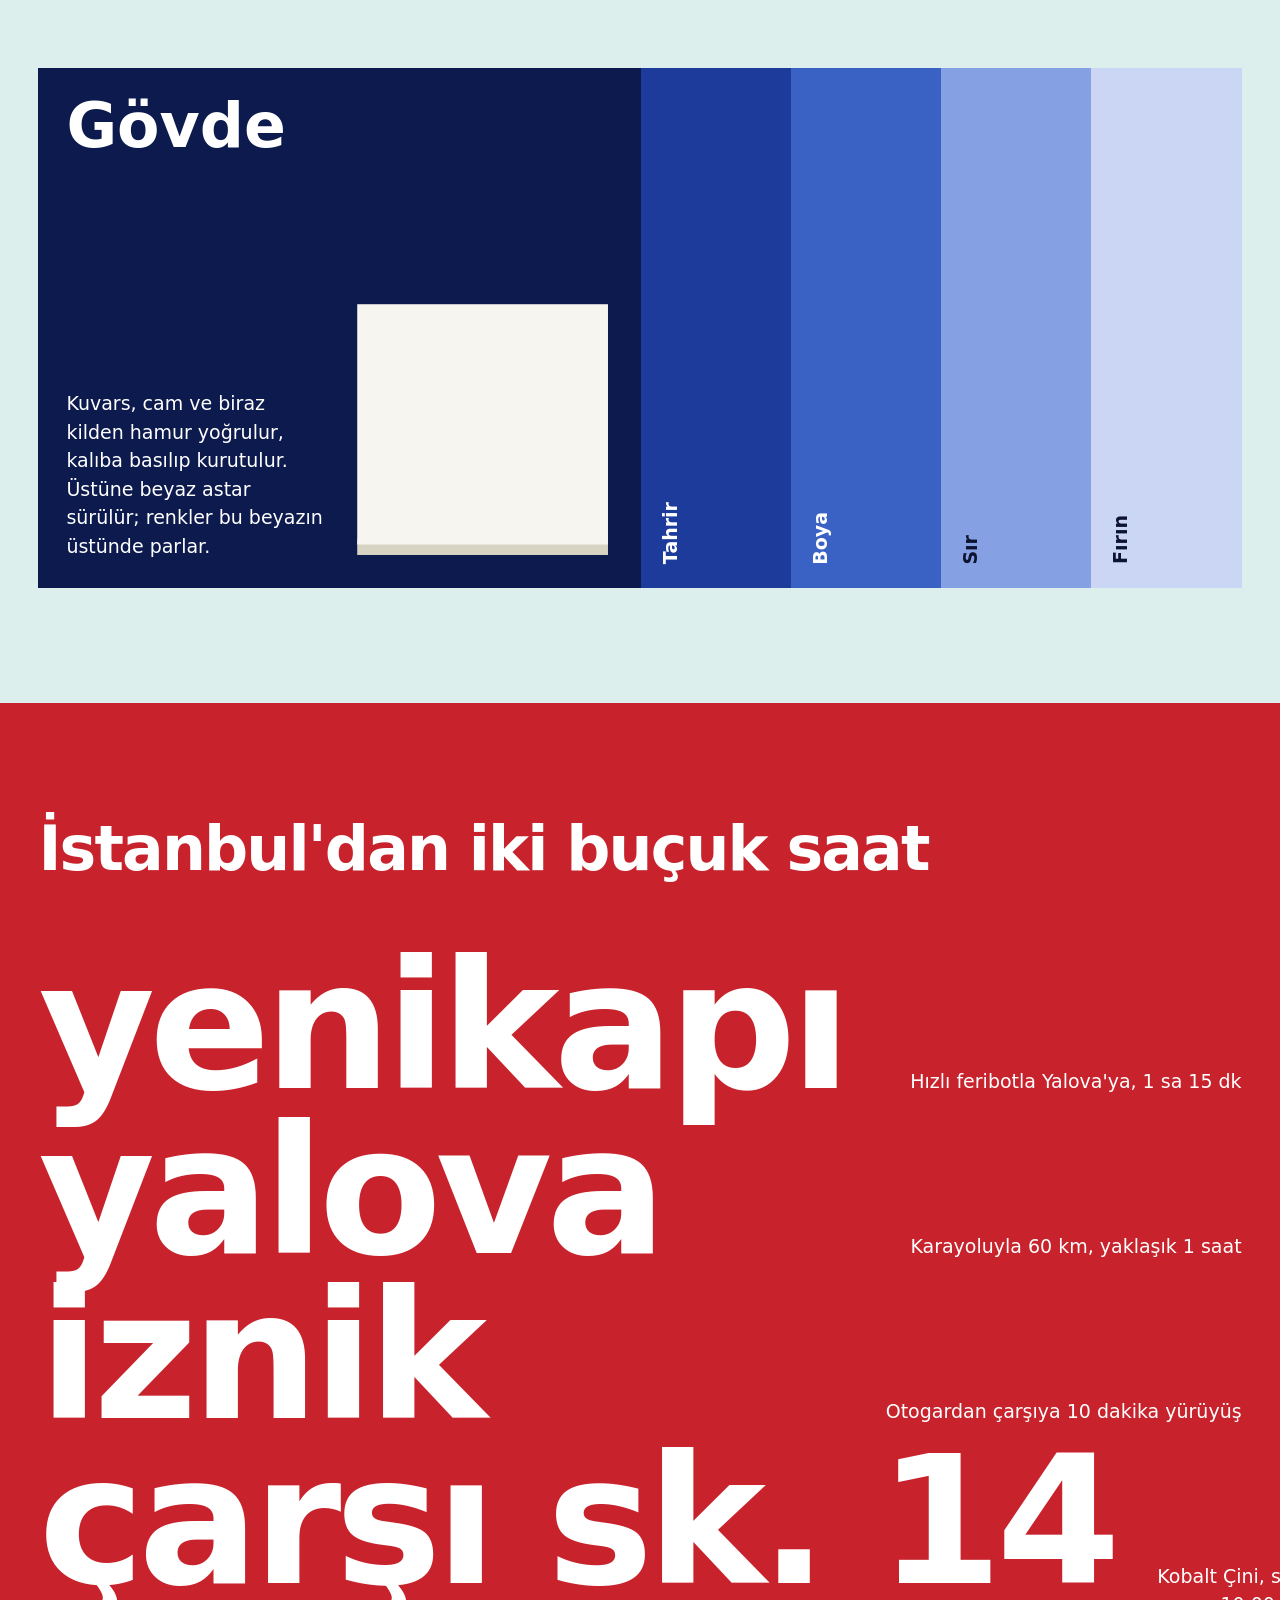
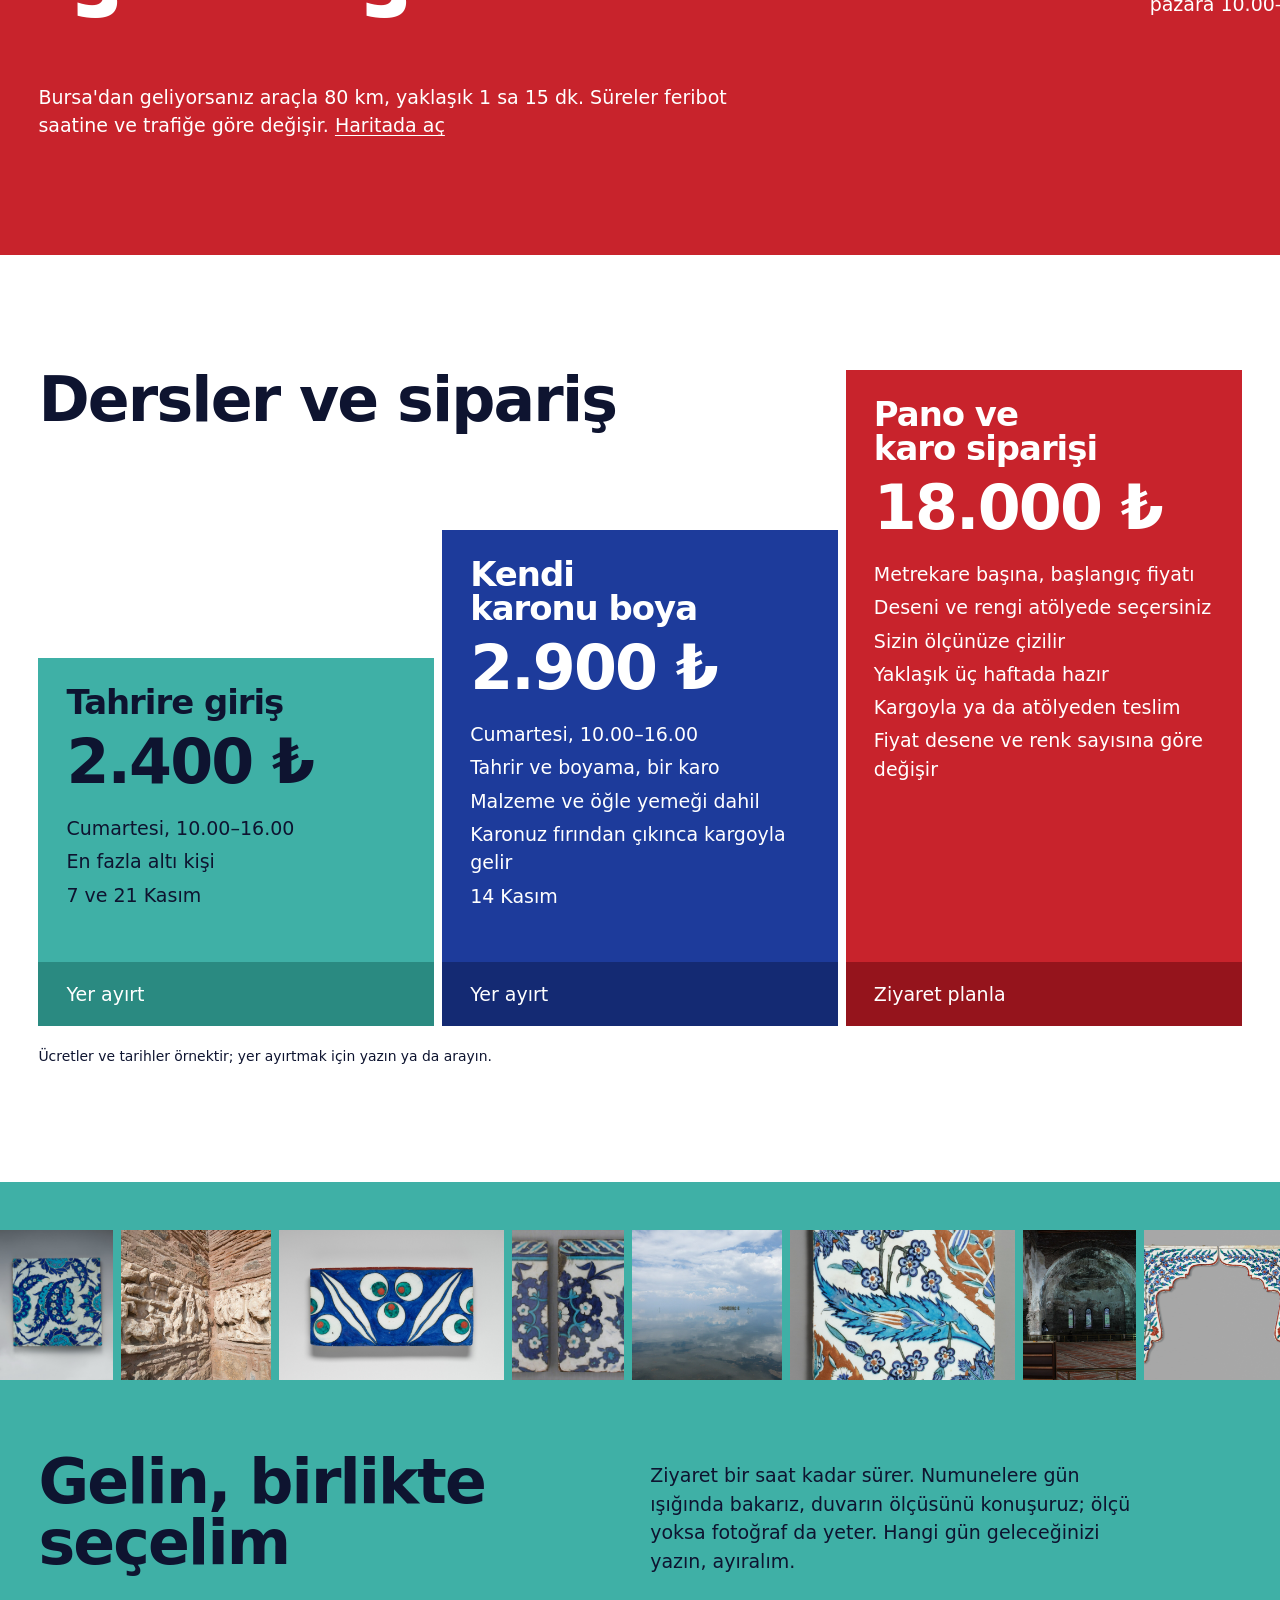
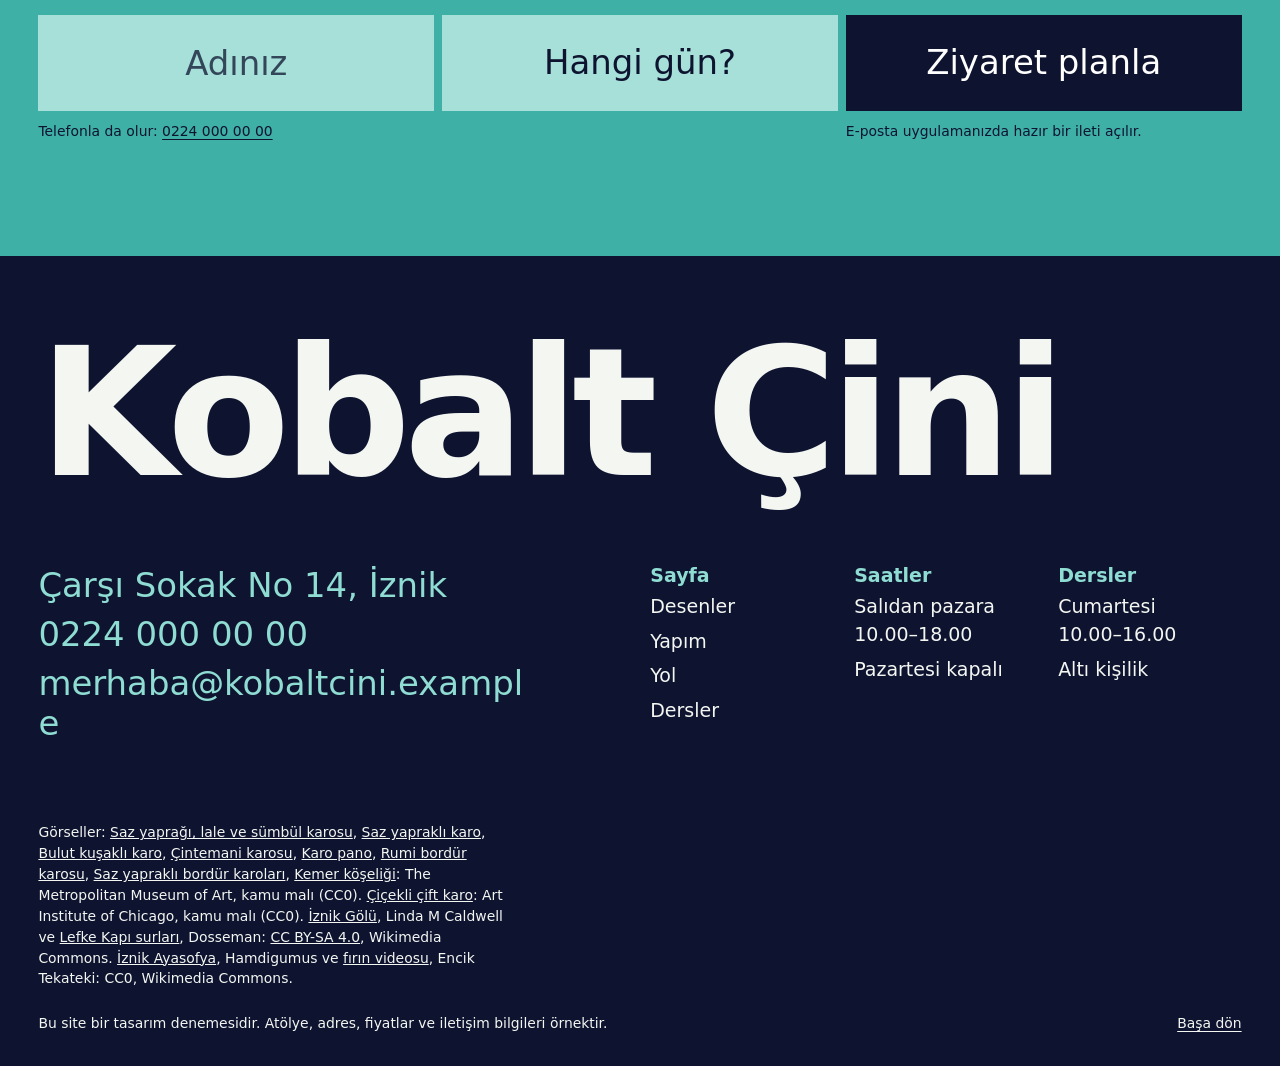
<file: 3-taste/index.html>
<!doctype html>
<html lang="tr">
<head>
  <meta charset="utf-8">
  <meta name="viewport" content="width=device-width, initial-scale=1">
  <title>Kobalt Çini, İznik</title>
  <meta name="description" content="İznik'te sipariş üzerine elde çizilip boyanan çini karo ve panolar. Deseni, rengi ve ölçüyü atölyede birlikte seçiyoruz.">
  <script>document.documentElement.classList.add('js')</script>
  <link rel="preconnect" href="https://api.fontshare.com">
  <link rel="preconnect" href="https://cdn.fontshare.com" crossorigin>
  <link href="https://api.fontshare.com/v2/css?f[]=chillax@400,500,600&display=swap" rel="stylesheet">
  <link rel="stylesheet" href="styles.css">
</head>
<body>
  <a class="atla" href="#icerik">İçeriğe geç</a>

  <header class="ust">
    <a class="ust-ad" href="#">Kobalt Çini</a>
    <nav aria-label="Sayfa">
      <a href="#desenler">Desenler</a>
      <a href="#yapim">Yapım</a>
      <a href="#yol">Yol</a>
      <a href="#dersler">Dersler</a>
    </nav>
    <a class="dugme" href="#iletisim">Ziyaret planla</a>
  </header>

  <main id="icerik">
    <section class="bolum hero" data-bg="#1d3b9b" data-ink="#ffffff">
      <h1 class="hero-ad"><span>Kobalt</span> <span>Çini</span></h1>
      <svg class="hero-karo" viewBox="0 0 200 200" role="img" aria-label="Kobalt, firuze, yeşil ve mercanla boyanmış, lale ve saz yapraklı bir karo çizimi"><use href="#karo"/></svg>
      <div class="hero-alt">
        <p>İznik'te sipariş üzerine elde çizilip boyanan çini karo ve panolar. Deseni, rengi ve ölçüyü atölyede, numunelere bakarak birlikte seçiyoruz.</p>
        <p class="hero-adres">Çarşı Sokak No 14, İznik<br>Salıdan pazara, 10.00–18.00</p>
      </div>
    </section>

    <section class="bolum giris" data-bg="#ffffff" data-ink="#0e1430" aria-labelledby="giris-baslik">
      <h2 id="giris-baslik" class="giris-baslik" data-reveal>Bir karo nasıl yapılır</h2>
      <p class="merdiven">
        <span data-reveal style="--i:0">Deseniniz ölçünüze çizilir,</span>
        <span data-reveal style="--i:1">kobalt, firuze ve mercanla boyanır,</span>
        <span data-reveal style="--i:2">üç haftada fırından çıkar.</span>
      </p>
      <div class="giris-resim">
        <figure class="kayan" data-reveal style="--i:1">
          <img src="gorseller/lake-iznik-reflections.jpg" width="1600" height="1066" alt="Bulutların yansıdığı durgun İznik Gölü">
          <figcaption>İznik Gölü, atölyeye beş dakika</figcaption>
        </figure>
        <figure data-reveal style="--i:2">
          <video src="gorseller/firing-sequences-inside-kiln-firing.webm" poster="gorseller/firing-sequences-inside-kiln-firing-poster.jpg" width="1280" height="720" muted loop playsinline autoplay preload="metadata" aria-label="Duvarlarına karolar dizilmiş bir fırının içi, ısındıkça ışığı değişiyor"></video>
          <figcaption>Bir karo fırınının içi, pişirme sırasında</figcaption>
        </figure>
      </div>
      <p class="giris-not">Raftan satış yok. Her karo sipariş üzerine, atölyede yapılır.</p>
    </section>

    <section id="desenler" class="bolum galeri" data-bg="#0e1430" data-ink="#f4f6f2" aria-labelledby="desen-baslik">
      <div class="galeri-ust">
        <h2 id="desen-baslik" class="baslik" data-reveal>Desenler nereden gelir</h2>
        <p data-reveal style="--i:1">Bu karolar 16. yüzyılda İznik'te yapıldı, bugün New York ve Chicago müzelerinde duruyor. Atölyedeki desenler onlardan çalışılır. Kodu not edin, numune duvarında gösterelim.</p>
      </div>
      <ul class="karolar" role="list">
        <li class="karo r1" data-reveal style="--i:0"><img style="--z:1.14" src="gorseller/tile-with-saz-leave-tulips-and-hyacinth.jpg" width="1595" height="1600" alt="Firuze bir saz yaprağı, kobalt çiçekler ve mercan kenarlı İznik karosu" loading="lazy">
          <div class="serit"><p><span>KC-01</span><span>İznik</span><span>1560–75</span><span>sır altı</span></p><p><span>Metropolitan Müzesi</span><span>New York</span></p><p>Saz yaprağı, lale ve sümbül</p></div></li>
        <li class="karo r2" data-reveal style="--i:1"><img style="--z:1.32" src="gorseller/tile-with-saz-leaf-design.jpg" width="1198" height="1600" alt="Beyaz zemin üstünde kıvrılan kobalt ve firuze saz yapraklı karo" loading="lazy">
          <div class="serit"><p><span>KC-02</span><span>İznik</span><span>1545–55</span><span>sır altı</span></p><p><span>Metropolitan Müzesi</span><span>New York</span></p><p>Saz yaprağı</p></div></li>
        <li class="karo r3" data-reveal style="--i:2"><img style="--z:1.36" src="gorseller/tile-with-floral-and-cloud-band-design.jpg" width="1188" height="1600" alt="Mercan bulut kuşakları ve kobalt çiçeklerle bezeli karo" loading="lazy">
          <div class="serit"><p><span>KC-04</span><span>İznik</span><span>1578</span><span>sır altı</span></p><p><span>Metropolitan Müzesi</span><span>New York</span></p><p>Bulut kuşağı ve çiçek</p></div></li>
        <li class="karo r4" data-reveal style="--i:3"><img style="--z:1.12" src="gorseller/tile-with-cintamani-design.jpg" width="1600" height="1149" alt="Kobalt zemin üstünde beyaz benekler ve dalga çizgili çintemani karosu" loading="lazy">
          <div class="serit"><p><span>KC-12</span><span>İznik</span><span>1560–70</span><span>sır altı</span></p><p><span>Metropolitan Müzesi</span><span>New York</span></p><p>Çintemani</p></div></li>
        <li class="karo r2" data-reveal style="--i:4"><img style="--z:1.06" src="gorseller/tile-panel.jpg" width="1600" height="1592" alt="Mercan bordürlü, kobalt madalyonlu on altı karoluk pano" loading="lazy">
          <div class="serit"><p><span>KC-07</span><span>İznik</span><span>1550–1600</span><span>pano</span></p><p><span>Metropolitan Müzesi</span><span>New York</span></p><p>Madalyonlu pano</p></div></li>
        <li class="karo r4" data-reveal style="--i:5"><img style="--z:1.7" src="gorseller/border-tile-with-split-palmette-design.jpg" width="1198" height="1600" alt="Mercan zemin üstünde kobalt ve beyaz rumili bordür karosu" loading="lazy">
          <div class="serit"><p><span>KC-09</span><span>İznik</span><span>1578</span><span>bordür</span></p><p><span>Metropolitan Müzesi</span><span>New York</span></p><p>Rumi bordür, mercan zemin</p></div></li>
        <li class="karo r1" data-reveal style="--i:6"><img style="--z:1.2" src="gorseller/pair-of-tiles-with-floral-design.jpg" width="1600" height="1083" alt="Yan yana iki karoda iri kobalt hatayi çiçekleri ve saz yaprakları" loading="lazy">
          <div class="serit"><p><span>KC-05</span><span>İznik</span><span>16. yy</span><span>çift karo</span></p><p><span>Art Institute</span><span>Chicago</span></p><p>Hatayi ve saz, iki karo</p></div></li>
        <li class="karo r3" data-reveal style="--i:7"><img style="--z:1.12" src="gorseller/tile-spandrel.jpg" width="1600" height="1193" alt="Kemer biçiminde kesilmiş, firuze yaprak ve kobalt çiçekli iki karo" loading="lazy">
          <div class="serit"><p><span>KC-15</span><span>İznik</span><span>17. yy</span><span>kemer</span></p><p><span>Metropolitan Müzesi</span><span>New York</span></p><p>Kemer köşeliği</p></div></li>
      </ul>
    </section>

    <section id="yapim" class="bolum yapim" data-bg="#dcefec" data-ink="#0e1430" aria-labelledby="yapim-baslik">
      <div class="yapim-ust">
        <h2 id="yapim-baslik" class="baslik" data-reveal>Üç haftada beş aşama</h2>
        <p data-reveal style="--i:1">Yüzyıllardır aynı sırayla çalışılır, biz de değiştirmiyoruz. Her aşamayı açın, karonun o gün nasıl göründüğünü görün. Atölyeye geldiğinizde hepsi masada, yarım hâlleriyle durur.</p>
      </div>
      <ol class="asamalar" data-reveal style="--i:2">
        <li class="asama" data-asama="0" style="--a:#0c1a4d; --a-ink:#ffffff">
          <h3><button type="button" aria-expanded="true" aria-controls="asama-0">Gövde</button></h3>
          <div class="asama-icerik" id="asama-0">
            <p>Kuvars, cam ve biraz kilden hamur yoğrulur, kalıba basılıp kurutulur. Üstüne beyaz astar sürülür; renkler bu beyazın üstünde parlar.</p>
            <svg class="cizim" viewBox="0 0 200 200" role="img" aria-label="Astarlanmış, henüz desensiz beyaz karo"><use href="#karo"/></svg>
          </div>
        </li>
        <li class="asama" data-asama="1" style="--a:#1d3b9b; --a-ink:#ffffff">
          <h3><button type="button" aria-expanded="false" aria-controls="asama-1">Tahrir</button></h3>
          <div class="asama-icerik" id="asama-1">
            <p>Desen, delikli silkme kâğıdından kömür tozuyla karoya geçer. Konturlar ince fırçayla, koyu boyayla çekilir. Buna tahrir denir.</p>
            <svg class="cizim" viewBox="0 0 200 200" role="img" aria-label="Yalnız konturları çizilmiş karo"><use href="#karo"/></svg>
          </div>
        </li>
        <li class="asama" data-asama="2" style="--a:#3a61c4; --a-ink:#ffffff">
          <h3><button type="button" aria-expanded="false" aria-controls="asama-2">Boya</button></h3>
          <div class="asama-icerik" id="asama-2">
            <p>Önce kobalt, sonra firuze ve yeşil, en son mercan kırmızısı. Mercan kalın sürülür, fırından kabarık çıkar; elinizi sürünce hissedersiniz.</p>
            <svg class="cizim" viewBox="0 0 200 200" role="img" aria-label="Kobalt, firuze, yeşil ve mercanla boyanmış karo"><use href="#karo"/></svg>
          </div>
        </li>
        <li class="asama" data-asama="3" style="--a:#86a1e3; --a-ink:#0e1430">
          <h3><button type="button" aria-expanded="false" aria-controls="asama-3">Sır</button></h3>
          <div class="asama-icerik" id="asama-3">
            <p>Boyalı karo şeffaf sıra daldırılır. Sır pişene kadar süt beyazıdır, renkler altında soluk görünür. Bu aşamada karo en çirkin hâlindedir.</p>
            <svg class="cizim" viewBox="0 0 200 200" role="img" aria-label="Süt beyazı sırın altında renkleri soluk görünen karo"><use href="#karo"/></svg>
          </div>
        </li>
        <li class="asama" data-asama="4" style="--a:#cad6f4; --a-ink:#0e1430">
          <h3><button type="button" aria-expanded="false" aria-controls="asama-4">Fırın</button></h3>
          <div class="asama-icerik" id="asama-4">
            <p>Karolar 900 derece civarında pişer. Fırın kendi kendine soğuyana kadar açılmaz; açıldığında sır camlaşmış, renkler yerine oturmuştur.</p>
            <svg class="cizim" viewBox="0 0 200 200" role="img" aria-label="Fırından çıkmış, parlak renkli bitmiş karo"><use href="#karo"/></svg>
          </div>
        </li>
      </ol>
    </section>

    <section id="yol" class="bolum yol" data-bg="#c8232c" data-ink="#ffffff" aria-labelledby="yol-baslik">
      <h2 id="yol-baslik" class="baslik" data-reveal>İstanbul'dan iki buçuk saat</h2>
      <ol class="duraklar">
        <li data-reveal style="--i:0"><span class="durak">yenikapı</span><span class="bilgi">Hızlı feribotla Yalova'ya, 1&nbsp;sa&nbsp;15&nbsp;dk</span></li>
        <li data-reveal style="--i:1"><span class="durak">yalova</span><span class="bilgi">Karayoluyla 60&nbsp;km, yaklaşık 1&nbsp;saat</span></li>
        <li data-reveal style="--i:2"><span class="durak">iznik</span><span class="bilgi">Otogardan çarşıya 10&nbsp;dakika yürüyüş</span></li>
        <li data-reveal style="--i:3"><span class="durak">çarşı sk. 14</span><span class="bilgi">Kobalt Çini, salıdan pazara 10.00–18.00</span></li>
      </ol>
      <p class="yol-not" data-reveal>Bursa'dan geliyorsanız araçla 80&nbsp;km, yaklaşık 1&nbsp;sa&nbsp;15&nbsp;dk. Süreler feribot saatine ve trafiğe göre değişir. <a class="bag" href="https://www.google.com/maps/search/?api=1&amp;query=%C3%87ar%C5%9F%C4%B1+Sokak+%C4%B0znik+Bursa">Haritada aç</a></p>
    </section>

    <section id="dersler" class="bolum ucret" data-bg="#ffffff" data-ink="#0e1430" aria-labelledby="ucret-baslik">
      <div class="planlar">
        <h2 id="ucret-baslik" class="baslik ucret-ust" data-reveal>Dersler ve sipariş</h2>
        <article class="plan p1" data-reveal style="--i:0">
          <h3>Tahrire giriş</h3>
          <p class="fiyat">2.400 ₺</p>
          <ul role="list"><li>Cumartesi, 10.00–16.00</li><li>En fazla altı kişi</li><li>7 ve 21 Kasım</li></ul>
          <a class="plan-dugme" href="mailto:merhaba@kobaltcini.example?subject=Tahrire%20giri%C5%9F%20dersi&amp;body=Merhaba%2C%20tahrire%20giri%C5%9F%20dersi%20i%C3%A7in%20yer%20ay%C4%B1rtmak%20istiyorum.%20Tarih%3A%20">Yer ayırt</a>
        </article>
        <article class="plan p2" data-reveal style="--i:1">
          <h3>Kendi karonu boya</h3>
          <p class="fiyat">2.900 ₺</p>
          <ul role="list"><li>Cumartesi, 10.00–16.00</li><li>Tahrir ve boyama, bir karo</li><li>Malzeme ve öğle yemeği dahil</li><li>Karonuz fırından çıkınca kargoyla gelir</li><li>14 Kasım</li></ul>
          <a class="plan-dugme" href="mailto:merhaba@kobaltcini.example?subject=Kendi%20karonu%20boya%20dersi&amp;body=Merhaba%2C%2014%20Kas%C4%B1m%20dersi%20i%C3%A7in%20yer%20ay%C4%B1rtmak%20istiyorum.">Yer ayırt</a>
        </article>
        <article class="plan p3" data-reveal style="--i:2">
          <h3>Pano ve karo siparişi</h3>
          <p class="fiyat">18.000 ₺</p>
          <ul role="list"><li>Metrekare başına, başlangıç fiyatı</li><li>Deseni ve rengi atölyede seçersiniz</li><li>Sizin ölçünüze çizilir</li><li>Yaklaşık üç haftada hazır</li><li>Kargoyla ya da atölyeden teslim</li><li>Fiyat desene ve renk sayısına göre değişir</li></ul>
          <a class="plan-dugme" href="#iletisim">Ziyaret planla</a>
        </article>
      </div>
      <p class="kucuk ucret-not">Ücretler ve tarihler örnektir; yer ayırtmak için yazın ya da arayın.</p>
    </section>

    <section id="iletisim" class="bolum iletisim" data-bg="#3fb0a6" data-ink="#0e1430" aria-labelledby="iletisim-baslik">
      <div class="serit-kayan" aria-hidden="true">
        <div class="serit-ic">
          <img src="gorseller/tile-with-saz-leaf-design.jpg" width="1198" height="1600" alt="" loading="lazy">
          <img src="gorseller/iznik-wall-at-lefke-gate-8254.jpg" width="1600" height="1065" alt="" loading="lazy">
          <img src="gorseller/tile-with-cintamani-design.jpg" width="1600" height="1149" alt="" loading="lazy">
          <img src="gorseller/border-tiles-with-saz-leaf-design.jpg" width="1600" height="670" alt="" loading="lazy">
          <img src="gorseller/lake-iznik-reflections.jpg" width="1600" height="1066" alt="" loading="lazy">
          <img src="gorseller/tile-with-saz-leave-tulips-and-hyacinth.jpg" width="1595" height="1600" alt="" loading="lazy">
          <img src="gorseller/ayasofya-cami-iznik-2014-9.jpg" width="1600" height="1066" alt="" loading="lazy">
          <img src="gorseller/tile-spandrel.jpg" width="1600" height="1193" alt="" loading="lazy">
          <img src="gorseller/tile-with-floral-and-cloud-band-design.jpg" width="1188" height="1600" alt="" loading="lazy">
          <img src="gorseller/border-tile-with-split-palmette-design.jpg" width="1198" height="1600" alt="" loading="lazy">
          <img src="gorseller/pair-of-tiles-with-floral-design.jpg" width="1600" height="1083" alt="" loading="lazy">
          <img src="gorseller/tile-panel.jpg" width="1600" height="1592" alt="" loading="lazy">
        </div>
      </div>
      <div class="iletisim-ust">
        <h2 id="iletisim-baslik" class="baslik" data-reveal>Gelin, birlikte seçelim</h2>
        <p data-reveal style="--i:1">Ziyaret bir saat kadar sürer. Numunelere gün ışığında bakarız, duvarın ölçüsünü konuşuruz; ölçü yoksa fotoğraf da yeter. Hangi gün geleceğinizi yazın, ayıralım.</p>
      </div>
      <form class="form" action="mailto:merhaba@kobaltcini.example" method="get" data-reveal style="--i:2">
        <div class="hucre">
          <label class="sr" for="f-ad">Adınız</label>
          <input id="f-ad" name="ad" autocomplete="name" placeholder="Adınız" aria-describedby="f-tel">
          <p class="kucuk" id="f-tel">Telefonla da olur: <a class="bag" href="tel:+902240000000">0224 000 00 00</a></p>
        </div>
        <div class="hucre">
          <label class="sr" for="f-gun">Gün</label>
          <select id="f-gun" name="gun">
            <option value="">Hangi gün?</option>
            <option>Salı</option><option>Çarşamba</option><option>Perşembe</option><option>Cuma</option><option>Cumartesi</option><option>Pazar</option>
          </select>
        </div>
        <div class="hucre">
          <button class="gonder" type="submit" aria-describedby="f-not">Ziyaret planla</button>
          <p class="kucuk" id="f-not">E-posta uygulamanızda hazır bir ileti açılır.</p>
        </div>
      </form>
    </section>
  </main>

  <footer class="alt" data-bg="#0e1430" data-ink="#f4f6f2">
    <p class="alt-ad" aria-hidden="true">Kobalt Çini</p>
    <div class="alt-sira">
      <ul class="yerler" role="list">
        <li><a href="https://www.google.com/maps/search/?api=1&amp;query=%C3%87ar%C5%9F%C4%B1+Sokak+%C4%B0znik+Bursa">Çarşı Sokak No 14, İznik</a></li>
        <li><a href="tel:+902240000000">0224 000 00 00</a></li>
        <li><a href="mailto:merhaba@kobaltcini.example">merhaba@kobaltcini.example</a></li>
      </ul>
      <div class="alt-kolon"><h2>Sayfa</h2><a href="#desenler">Desenler</a><a href="#yapim">Yapım</a><a href="#yol">Yol</a><a href="#dersler">Dersler</a></div>
      <div class="alt-kolon"><h2>Saatler</h2><p>Salıdan pazara<br>10.00–18.00</p><p>Pazartesi kapalı</p></div>
      <div class="alt-kolon"><h2>Dersler</h2><p>Cumartesi<br>10.00–16.00</p><p>Altı kişilik</p></div>
    </div>
    <p class="kaynak">Görseller: <a href="https://www.metmuseum.org/art/collection/search/451739">Saz yaprağı, lale ve sümbül karosu</a>, <a href="https://www.metmuseum.org/art/collection/search/452854">Saz yapraklı karo</a>, <a href="https://www.metmuseum.org/art/collection/search/444897">Bulut kuşaklı karo</a>, <a href="https://www.metmuseum.org/art/collection/search/823310">Çintemani karosu</a>, <a href="https://www.metmuseum.org/art/collection/search/447013">Karo pano</a>, <a href="https://www.metmuseum.org/art/collection/search/452296">Rumi bordür karosu</a>, <a href="https://www.metmuseum.org/art/collection/search/453400">Saz yapraklı bordür karoları</a>, <a href="https://www.metmuseum.org/art/collection/search/444895">Kemer köşeliği</a>: The Metropolitan Museum of Art, kamu malı (CC0). <a href="https://www.artic.edu/artworks/72850">Çiçekli çift karo</a>: Art Institute of Chicago, kamu malı (CC0). <a href="https://commons.wikimedia.org/wiki/File:Lake_%C4%B0znik_reflections.jpg">İznik Gölü</a>, Linda M Caldwell ve <a href="https://commons.wikimedia.org/wiki/File:Iznik_Wall_at_Lefke_Gate_8254.jpg">Lefke Kapı surları</a>, Dosseman: <a href="https://creativecommons.org/licenses/by-sa/4.0">CC BY-SA 4.0</a>, Wikimedia Commons. <a href="https://commons.wikimedia.org/wiki/File:Ayasofya_Cami,_%C4%B0znik_2014-9.jpg">İznik Ayasofya</a>, Hamdigumus ve <a href="https://commons.wikimedia.org/wiki/File:Firing_sequences_inside_kiln_firing.webm">fırın videosu</a>, Encik Tekateki: CC0, Wikimedia Commons.</p>
    <div class="alt-son">
      <p>Bu site bir tasarım denemesidir. Atölye, adres, fiyatlar ve iletişim bilgileri örnektir.</p>
      <a class="bag" href="#">Başa dön</a>
    </div>
  </footer>

  <svg width="0" height="0" class="gizli" aria-hidden="true" focusable="false">
    <symbol id="karo" viewBox="0 0 200 200">
      <rect x="4" y="184" width="192" height="12" class="k-kenar"/>
      <rect x="4" y="4" width="192" height="184" class="k-govde"/>
      <g class="k-cizgi">
        <path class="k-firuze" d="M14 14h172v8H14zM14 178h172v8H14zM14 22h8v156h-8zM178 22h8v156h-8z"/>
        <rect x="22" y="22" width="156" height="156" fill="none"/>
        <path fill="none" d="M100 168C98 140 96 118 100 92"/>
        <path class="k-mavi" d="M100 150c-26-8-52-34-58-74 30 10 50 34 58 74z"/>
        <path class="k-mavi" d="M100 150c26-8 52-34 58-74-30 10-50 34-58 74z"/>
        <path fill="none" d="M100 136c-8-14-30-30-44-44M100 136c8-14 30-30 44-44"/>
        <path class="k-mercan" d="M100 96c-12-6-20-22-16-44 6 8 12 12 16 22 4-10 10-14 16-22 4 22-4 38-16 44z"/>
        <path class="k-yesil" d="M100 168c-14-4-20-12-22-20 10 0 18 6 22 20zM100 168c14-4 20-12 22-20-10 0-18 6-22 20z"/>
        <g class="k-mavi"><circle cx="44" cy="44" r="11"/><circle cx="156" cy="44" r="11"/><circle cx="44" cy="156" r="11"/><circle cx="156" cy="156" r="11"/></g>
        <g class="k-mercan"><circle cx="44" cy="44" r="4"/><circle cx="156" cy="44" r="4"/><circle cx="44" cy="156" r="4"/><circle cx="156" cy="156" r="4"/></g>
        <path fill="none" d="M58 40c10 2 18 8 22 16M142 40c-10 2-18 8-22 16M58 160c10-2 18-8 22-16M142 160c-10-2-18-8-22-16"/>
      </g>
      <rect x="4" y="4" width="192" height="184" class="k-sir"/>
      <path class="k-parla" d="M66 30c22-6 46-7 66-5-22 2-44 5-64 10z"/>
    </symbol>
  </svg>
  <script src="karo.js" defer></script>
</body>
</html>
</file>
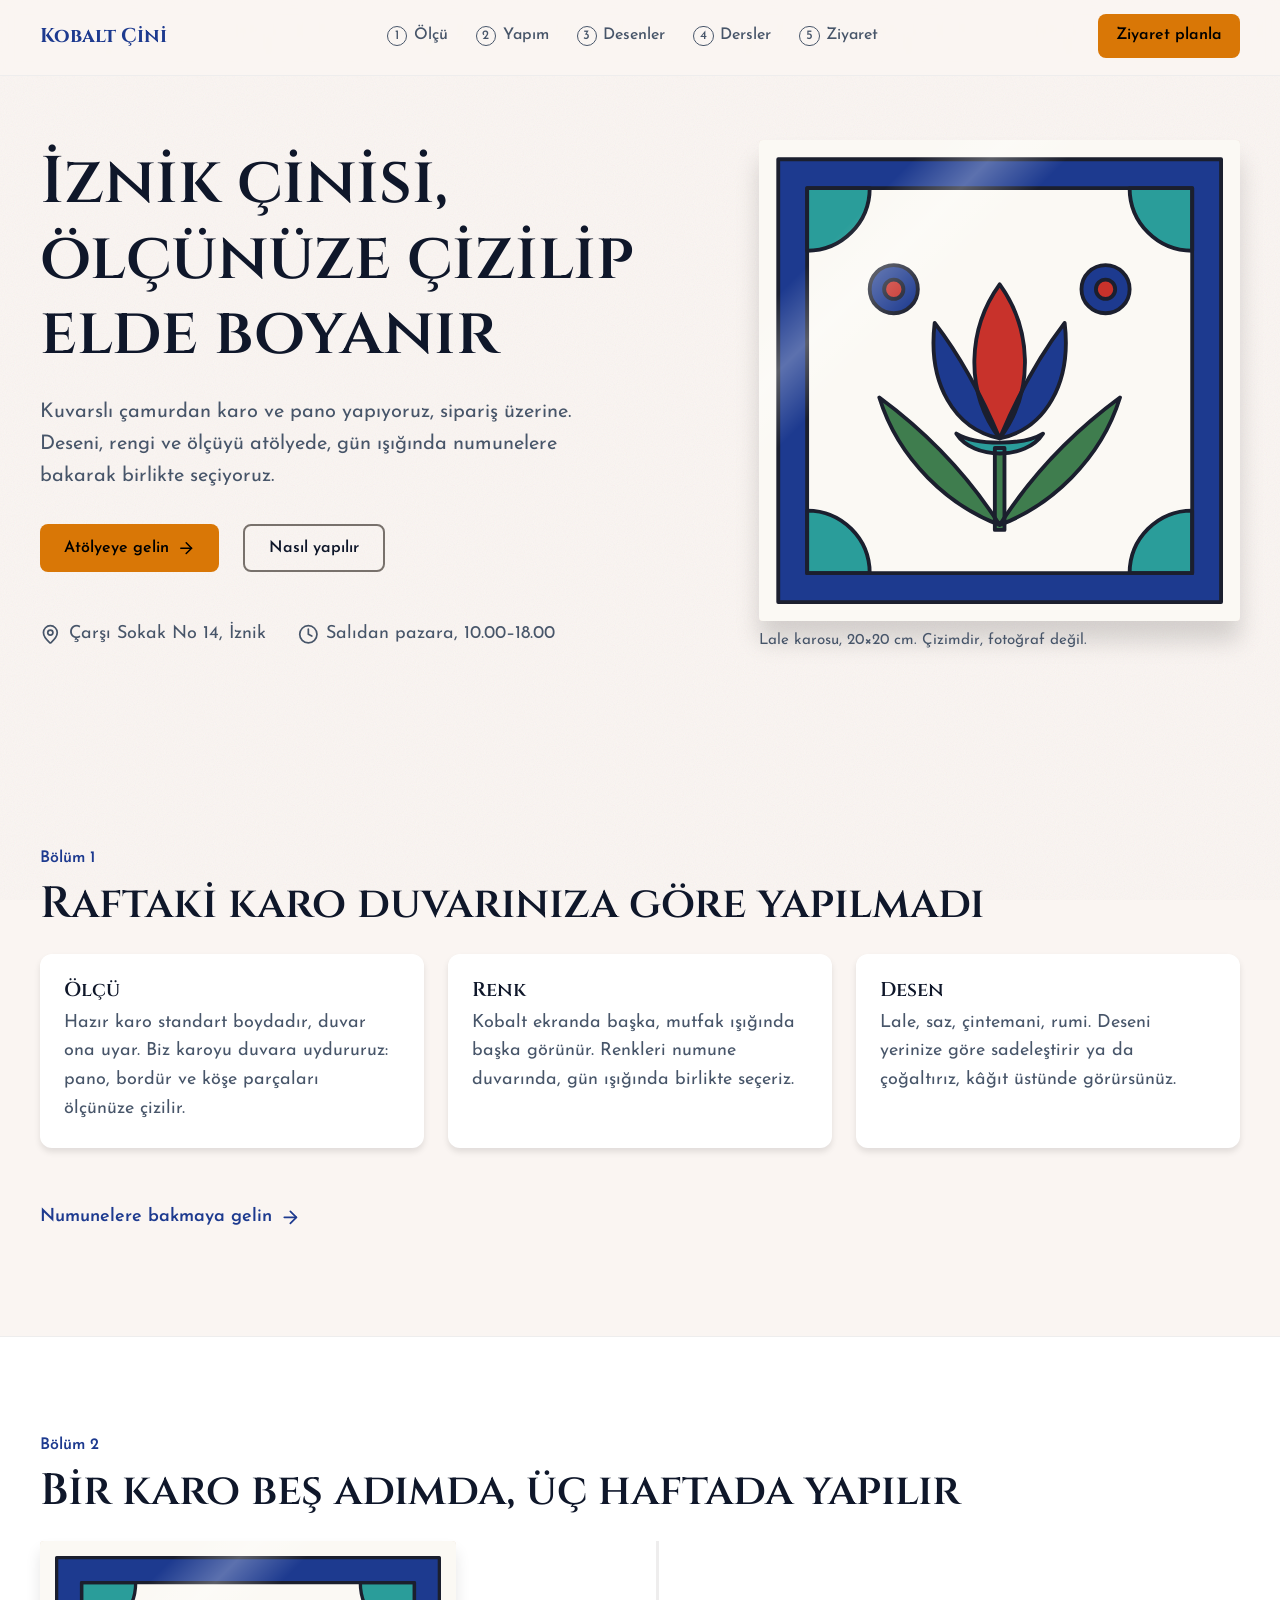
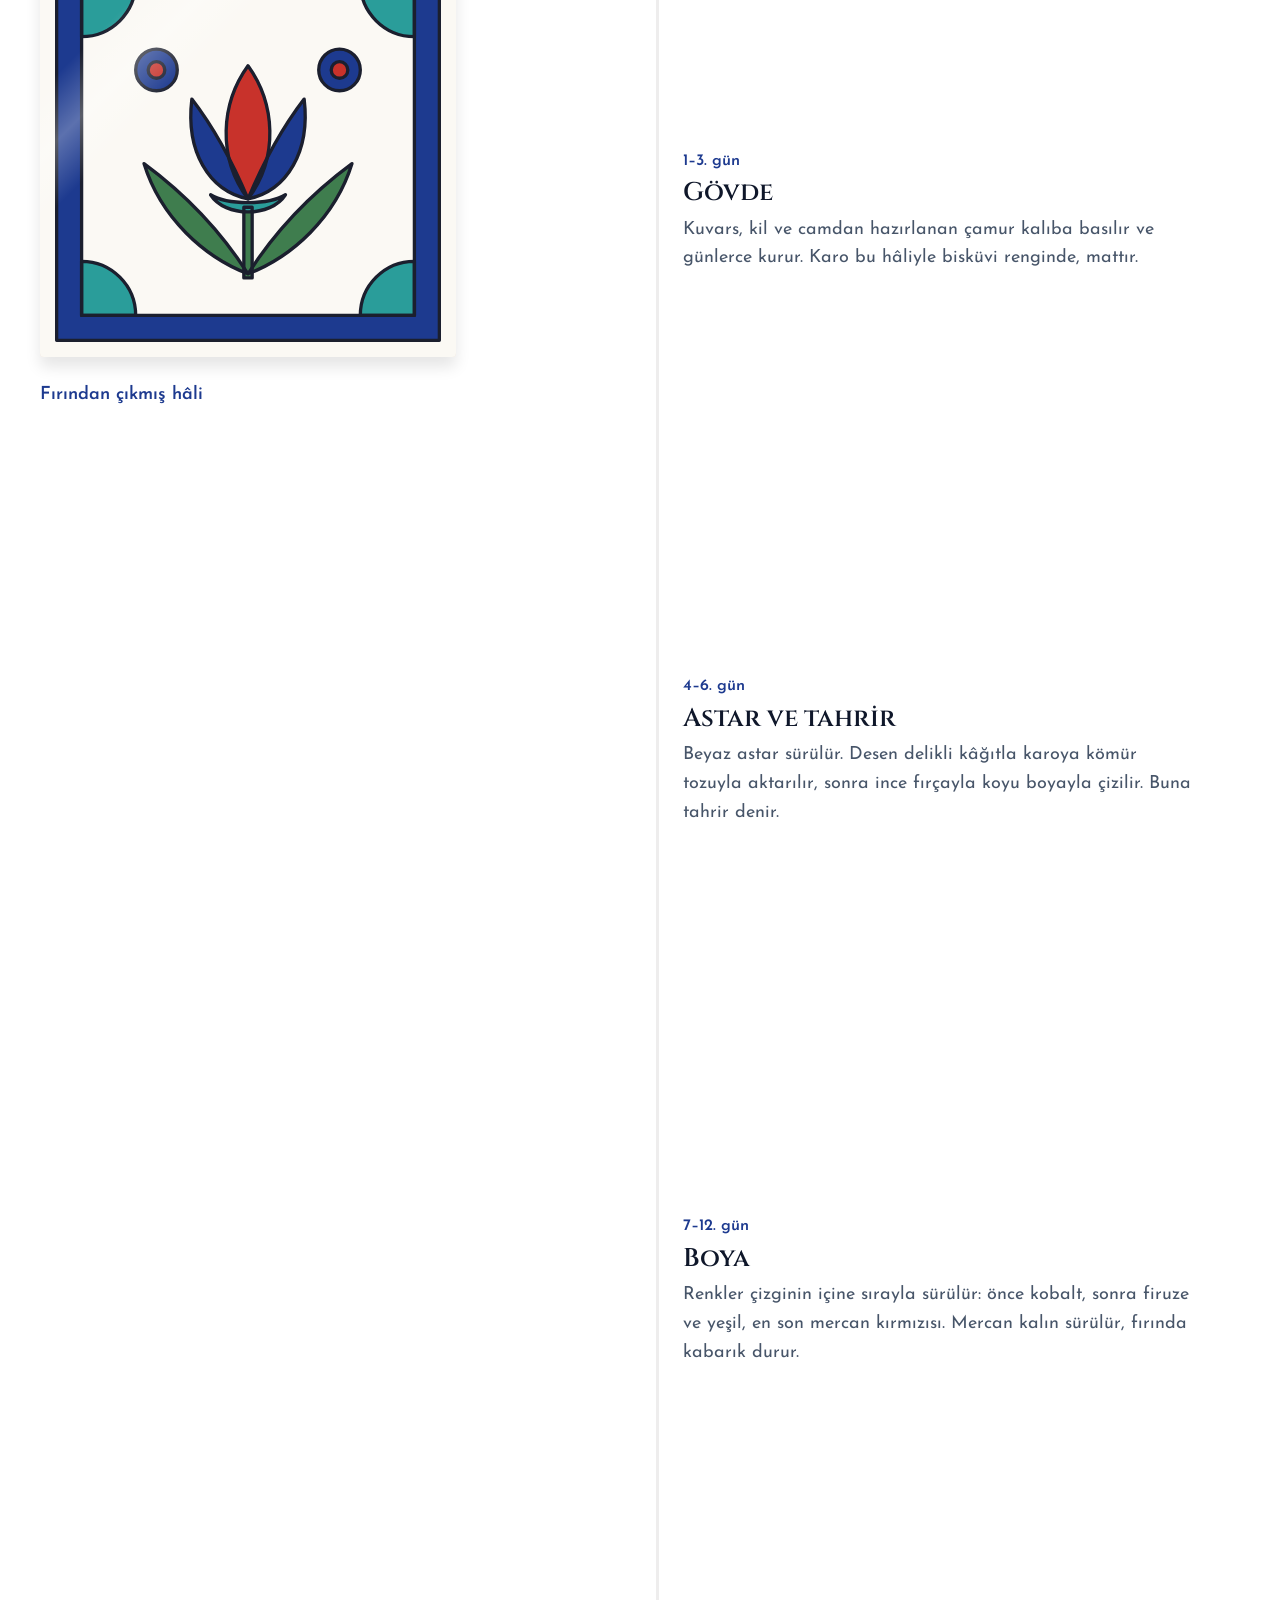
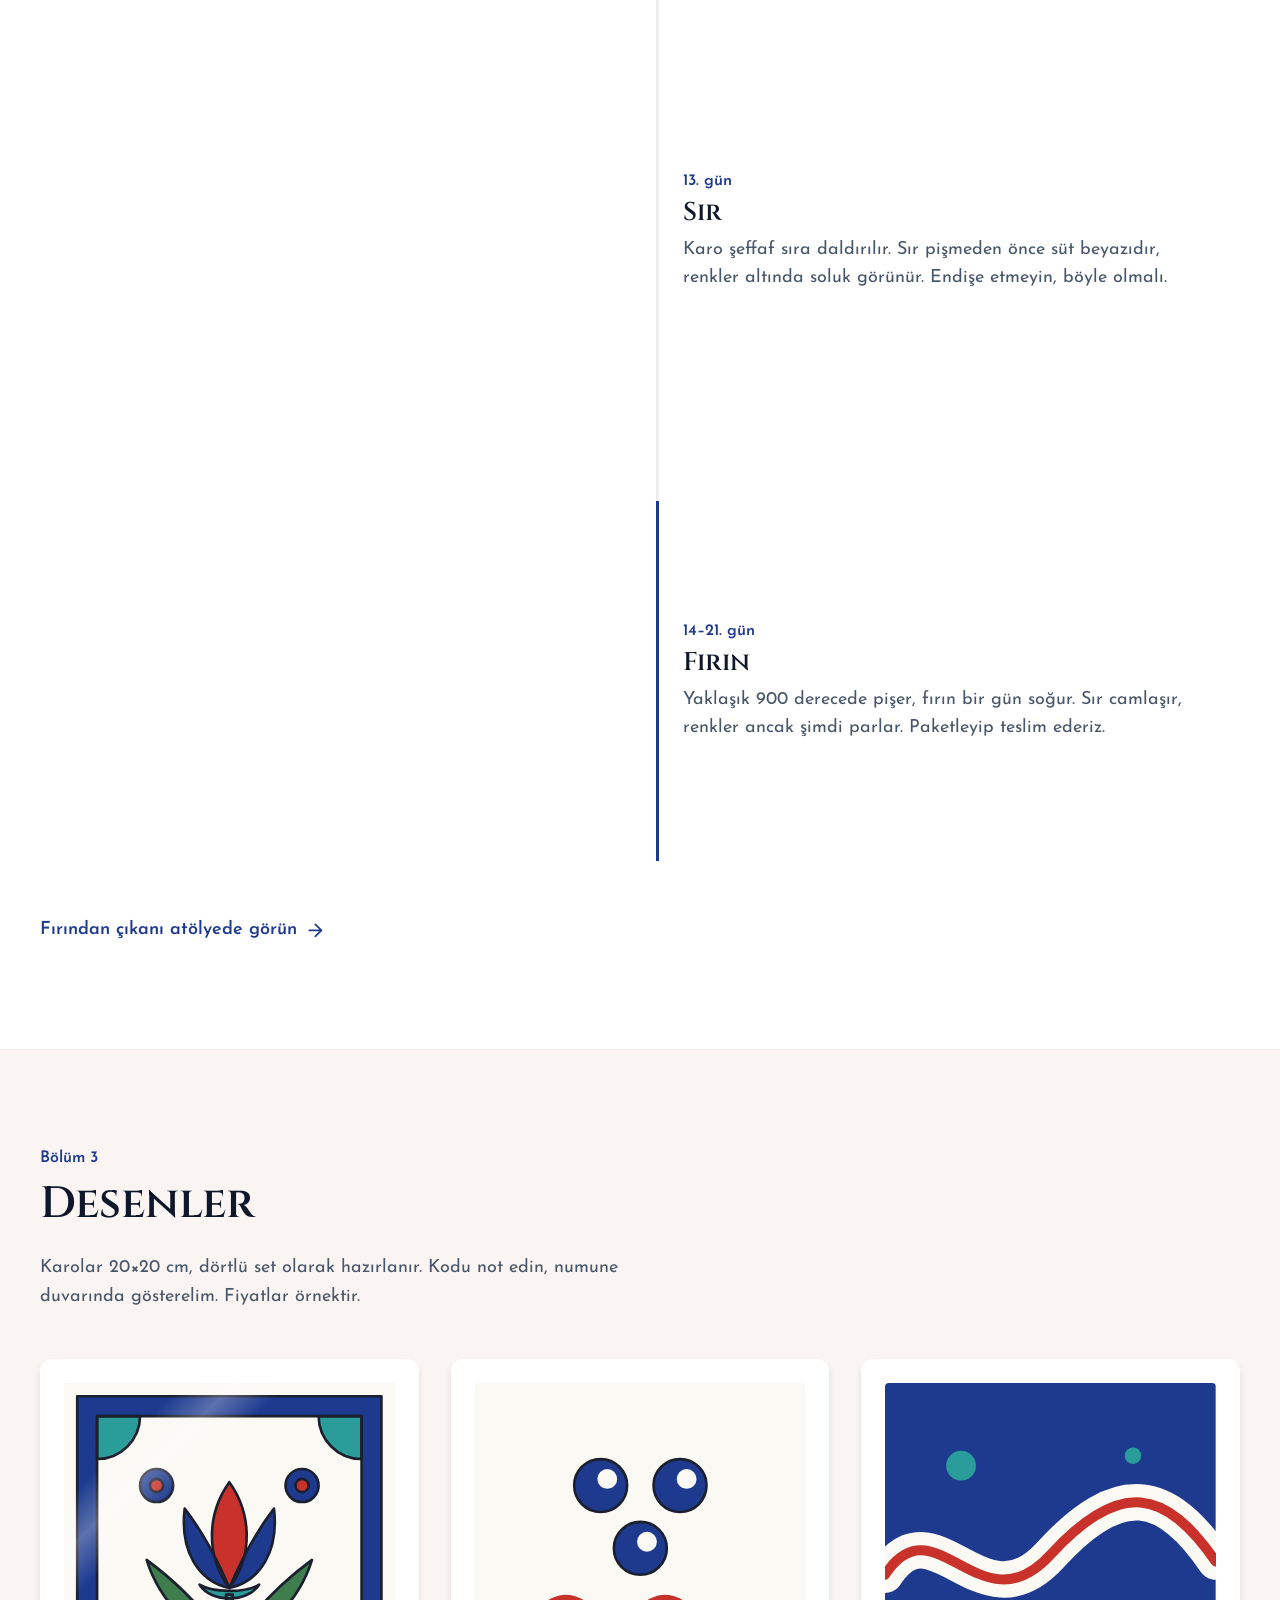
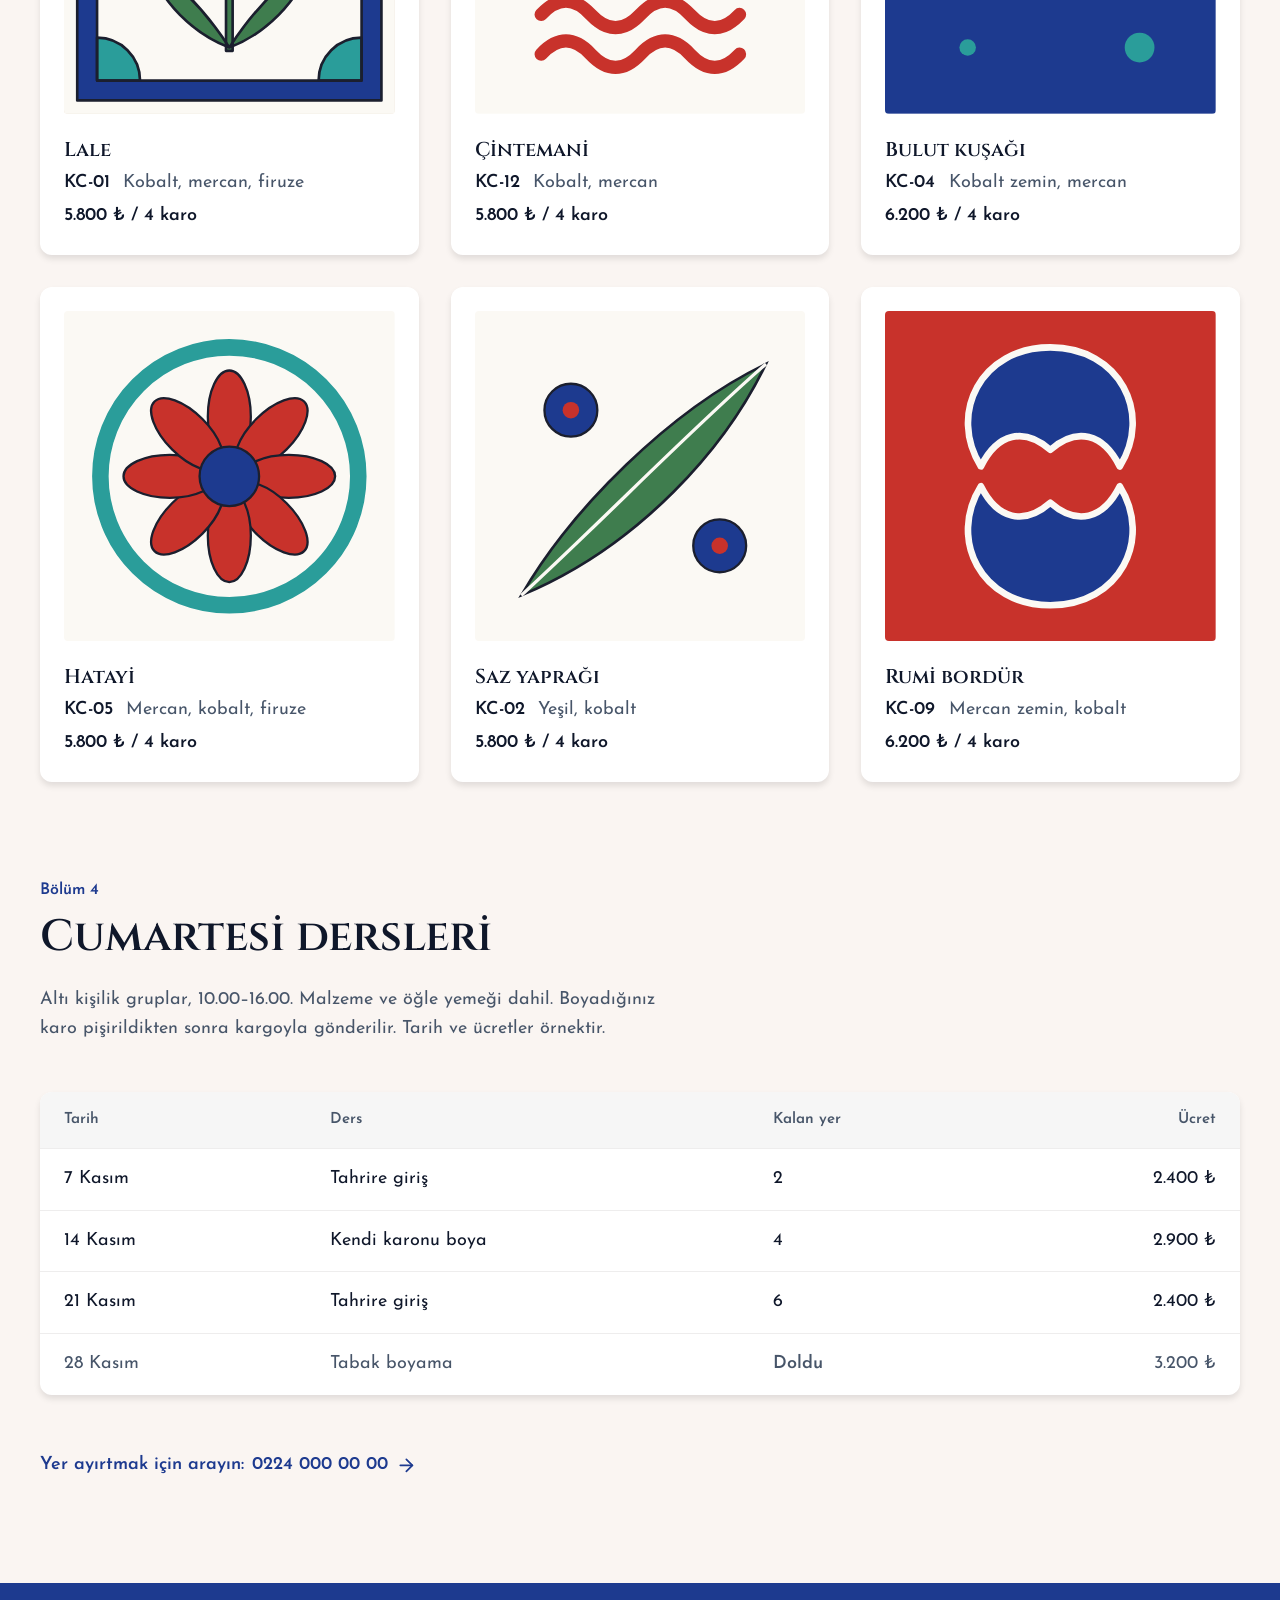
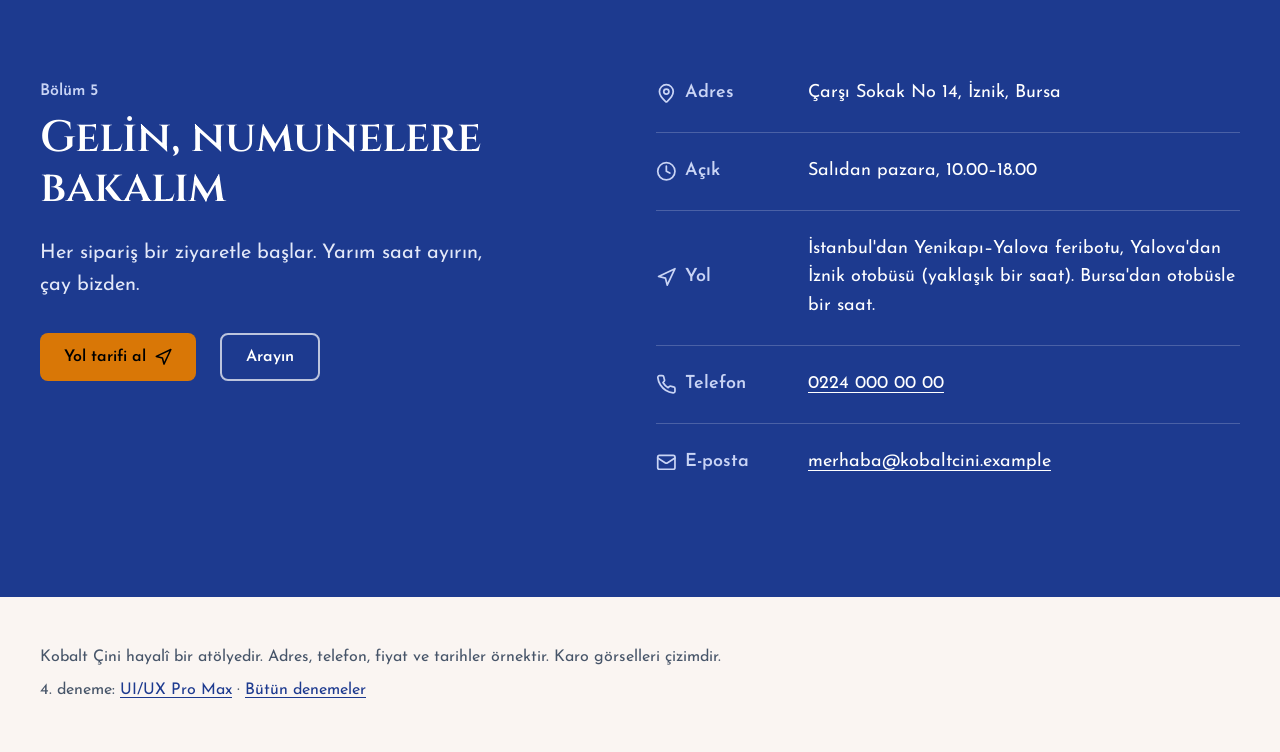
<file: 4-ui-ux-pro-max/index.html>
<!doctype html>
<html lang="tr">
<head>
  <meta charset="utf-8">
  <meta name="viewport" content="width=device-width, initial-scale=1">
  <title>Kobalt Çini, İznik</title>
  <meta name="description" content="İznik'te sipariş üzerine elde çizilip boyanan çini karo ve panolar. Deseni, rengi ve ölçüyü atölyede birlikte seçiyoruz.">
  <script>document.documentElement.classList.add('js')</script>
  <link rel="preconnect" href="https://fonts.googleapis.com">
  <link rel="preconnect" href="https://fonts.gstatic.com" crossorigin>
  <link href="https://fonts.googleapis.com/css2?family=Cinzel:wght@400;500;600;700&family=Josefin+Sans:wght@300;400;500;600;700&display=swap" rel="stylesheet">
  <link rel="stylesheet" href="styles.css">
</head>
<body>
  <svg width="0" height="0" class="gizli" aria-hidden="true" focusable="false">
    <defs>
      <!-- Lucide ikonları (ISC lisansı) -->
      <symbol id="i-konum" viewBox="0 0 24 24"><path d="M20 10c0 4.993-5.539 10.193-7.399 11.799a1 1 0 0 1-1.202 0C9.539 20.193 4 14.993 4 10a8 8 0 0 1 16 0"/><circle cx="12" cy="10" r="3"/></symbol>
      <symbol id="i-saat" viewBox="0 0 24 24"><circle cx="12" cy="12" r="10"/><path d="M12 6v6l4 2"/></symbol>
      <symbol id="i-telefon" viewBox="0 0 24 24"><path d="M22 16.92v3a2 2 0 0 1-2.18 2 19.79 19.79 0 0 1-8.63-3.07 19.5 19.5 0 0 1-6-6 19.79 19.79 0 0 1-3.07-8.67A2 2 0 0 1 4.11 2h3a2 2 0 0 1 2 1.72 12.84 12.84 0 0 0 .7 2.81 2 2 0 0 1-.45 2.11L8.09 9.91a16 16 0 0 0 6 6l1.27-1.27a2 2 0 0 1 2.11-.45 12.84 12.84 0 0 0 2.81.7A2 2 0 0 1 22 16.92z"/></symbol>
      <symbol id="i-posta" viewBox="0 0 24 24"><rect width="20" height="16" x="2" y="4" rx="2"/><path d="m22 7-8.97 5.7a1.94 1.94 0 0 1-2.06 0L2 7"/></symbol>
      <symbol id="i-ok" viewBox="0 0 24 24"><path d="M5 12h14"/><path d="m12 5 7 7-7 7"/></symbol>
      <symbol id="i-yol" viewBox="0 0 24 24"><path d="m3 11 19-9-9 19-2-8-8-2z"/></symbol>

      <!-- Lale karosunun parçaları: aynı biçim hem boya hem tahrir katmanında kullanılır -->
      <path id="s-cerceve" d="M8 8h184v184H8z M20 20v160h160V20z"/>
      <path id="s-kose" d="M20 20h26a26 26 0 0 1-26 26z"/>
      <path id="s-orta" d="M100 60c13 18 15 44 0 64-15-20-13-46 0-64z"/>
      <path id="s-yan" d="M100 124c-19-4-30-23-27-48 10 13 19 29 27 48zm0 0c19-4 30-23 27-48-10 13-19 29-27 48z"/>
      <path id="s-canak" d="M82 122c7 11 29 11 36 0-8 5-28 5-36 0z"/>
      <path id="s-sap" d="M98 128h4v34h-4z"/>
      <path id="s-saz" d="M100 160c-21-8-42-27-50-53 19 14 36 31 50 53zm0 0c21-8 42-27 50-53-19 14-36 31-50 53z"/>
      <path id="s-hatayi" d="M56 52a10 10 0 1 1 0 20 10 10 0 1 1 0-20zm88 0a10 10 0 1 1 0 20 10 10 0 1 1 0-20z"/>
      <path id="s-gobek" d="M56 58a4 4 0 1 1 0 8 4 4 0 1 1 0-8zm88 0a4 4 0 1 1 0 8 4 4 0 1 1 0-8z"/>
      <linearGradient id="g-parilti" x1="0" y1="0" x2="1" y2="1">
        <stop offset=".18" stop-color="#fff" stop-opacity="0"/>
        <stop offset=".26" stop-color="#fff" stop-opacity=".28"/>
        <stop offset=".34" stop-color="#fff" stop-opacity="0"/>
      </linearGradient>

      <symbol id="karo-lale" viewBox="0 0 200 200">
        <rect class="k-govde" width="200" height="200" fill="#E7DCCB"/>
        <rect class="k-astar" width="200" height="200" fill="#FBF9F4"/>
        <g class="k-boya">
          <use href="#s-cerceve" fill="#1D3A8F" fill-rule="evenodd"/>
          <use href="#s-kose" fill="#2A9D9A"/>
          <use href="#s-kose" fill="#2A9D9A" transform="rotate(90 100 100)"/>
          <use href="#s-kose" fill="#2A9D9A" transform="rotate(180 100 100)"/>
          <use href="#s-kose" fill="#2A9D9A" transform="rotate(270 100 100)"/>
          <use href="#s-saz" fill="#3F7D4E"/>
          <use href="#s-sap" fill="#3F7D4E"/>
          <use href="#s-yan" fill="#1D3A8F"/>
          <use href="#s-orta" fill="#C8322B"/>
          <use href="#s-canak" fill="#2A9D9A"/>
          <use href="#s-hatayi" fill="#1D3A8F"/>
          <use href="#s-gobek" fill="#C8322B"/>
        </g>
        <g class="k-tahrir" fill="none" stroke="#1B1F2E" stroke-width="1.6" stroke-linejoin="round">
          <rect x="8" y="8" width="184" height="184"/><rect x="20" y="20" width="160" height="160"/>
          <use href="#s-kose"/><use href="#s-kose" transform="rotate(90 100 100)"/>
          <use href="#s-kose" transform="rotate(180 100 100)"/><use href="#s-kose" transform="rotate(270 100 100)"/>
          <use href="#s-saz"/><use href="#s-sap"/><use href="#s-yan"/><use href="#s-orta"/>
          <use href="#s-canak"/><use href="#s-hatayi"/><use href="#s-gobek"/>
        </g>
        <rect class="k-sir" width="200" height="200" fill="#EEF0F1"/>
        <rect class="k-parilti" width="200" height="200" fill="url(#g-parilti)"/>
      </symbol>
    </defs>
  </svg>

  <a class="atla" href="#icerik">İçeriğe geç</a>

  <header class="ust">
    <div class="ust-ic">
      <a class="marka" href="#">Kobalt Çini</a>
      <nav class="bolumler" aria-label="Bölümler">
        <ol>
          <li><a href="#olcu"><span aria-hidden="true">1</span> Ölçü</a></li>
          <li><a href="#yapim"><span aria-hidden="true">2</span> Yapım</a></li>
          <li><a href="#desenler"><span aria-hidden="true">3</span> Desenler</a></li>
          <li><a href="#dersler"><span aria-hidden="true">4</span> Dersler</a></li>
          <li><a href="#ziyaret"><span aria-hidden="true">5</span> Ziyaret</a></li>
        </ol>
      </nav>
      <a class="btn btn-primary btn-kucuk" href="#ziyaret">Ziyaret planla</a>
    </div>
    <div class="ilerleme" aria-hidden="true"><span></span></div>
  </header>

  <main id="icerik">
    <section class="giris kap" aria-labelledby="giris-baslik">
      <div class="giris-metin">
        <h1 id="giris-baslik">İznik çinisi, ölçünüze çizilip elde boyanır</h1>
        <p class="giris-alt">Kuvarslı çamurdan karo ve pano yapıyoruz, sipariş üzerine. Deseni, rengi ve ölçüyü atölyede, gün ışığında numunelere bakarak birlikte seçiyoruz.</p>
        <div class="dugmeler">
          <a class="btn btn-primary" href="#ziyaret">Atölyeye gelin <svg class="ikon" aria-hidden="true"><use href="#i-ok"/></svg></a>
          <a class="btn btn-secondary" href="#yapim">Nasıl yapılır</a>
        </div>
        <ul class="kunye" role="list">
          <li><svg class="ikon" aria-hidden="true"><use href="#i-konum"/></svg> Çarşı Sokak No 14, İznik</li>
          <li><svg class="ikon" aria-hidden="true"><use href="#i-saat"/></svg> Salıdan pazara, 10.00–18.00</li>
        </ul>
      </div>
      <figure class="giris-karo">
        <svg class="karo" viewBox="0 0 200 200" role="img" aria-label="Çizim: kobalt çerçeveli, ortasında mercan lale, iki yanında yeşil saz yaprağı olan bir karo"><use href="#karo-lale"/></svg>
        <figcaption>Lale karosu, 20×20 cm. Çizimdir, fotoğraf değil.</figcaption>
      </figure>
    </section>

    <section id="olcu" class="bolum kap" aria-labelledby="olcu-baslik">
      <p class="bolum-no">Bölüm 1</p>
      <h2 id="olcu-baslik">Raftaki karo duvarınıza göre yapılmadı</h2>
      <div class="uclu">
        <article class="card" data-reveal>
          <h3>Ölçü</h3>
          <p>Hazır karo standart boydadır, duvar ona uyar. Biz karoyu duvara uydururuz: pano, bordür ve köşe parçaları ölçünüze çizilir.</p>
        </article>
        <article class="card" data-reveal style="--i:1">
          <h3>Renk</h3>
          <p>Kobalt ekranda başka, mutfak ışığında başka görünür. Renkleri numune duvarında, gün ışığında birlikte seçeriz.</p>
        </article>
        <article class="card" data-reveal style="--i:2">
          <h3>Desen</h3>
          <p>Lale, saz, çintemani, rumi. Deseni yerinize göre sadeleştirir ya da çoğaltırız, kâğıt üstünde görürsünüz.</p>
        </article>
      </div>
      <a class="mini-cta" href="#ziyaret">Numunelere bakmaya gelin <svg class="ikon" aria-hidden="true"><use href="#i-ok"/></svg></a>
    </section>

    <section id="yapim" class="bolum yapim" aria-labelledby="yapim-baslik">
      <div class="kap">
        <p class="bolum-no">Bölüm 2</p>
        <h2 id="yapim-baslik">Bir karo beş adımda, üç haftada yapılır</h2>
        <div class="yapim-izgara">
          <div class="yapim-karo">
            <svg class="karo" id="yapan-karo" viewBox="0 0 200 200" role="img" aria-label="Lale karosu, şu anki adımdaki hâliyle"><use href="#karo-lale"/></svg>
            <p class="yapim-durum" aria-live="polite"><span id="asama-adi">Fırından çıkmış hâli</span></p>
          </div>
          <ol class="adimlar">
            <li class="adim" data-asama="1">
              <p class="adim-gun">1–3. gün</p>
              <h3>Gövde</h3>
              <p>Kuvars, kil ve camdan hazırlanan çamur kalıba basılır ve günlerce kurur. Karo bu hâliyle bisküvi renginde, mattır.</p>
            </li>
            <li class="adim" data-asama="2">
              <p class="adim-gun">4–6. gün</p>
              <h3>Astar ve tahrir</h3>
              <p>Beyaz astar sürülür. Desen delikli kâğıtla karoya kömür tozuyla aktarılır, sonra ince fırçayla koyu boyayla çizilir. Buna tahrir denir.</p>
            </li>
            <li class="adim" data-asama="3">
              <p class="adim-gun">7–12. gün</p>
              <h3>Boya</h3>
              <p>Renkler çizginin içine sırayla sürülür: önce kobalt, sonra firuze ve yeşil, en son mercan kırmızısı. Mercan kalın sürülür, fırında kabarık durur.</p>
            </li>
            <li class="adim" data-asama="4">
              <p class="adim-gun">13. gün</p>
              <h3>Sır</h3>
              <p>Karo şeffaf sıra daldırılır. Sır pişmeden önce süt beyazıdır, renkler altında soluk görünür. Endişe etmeyin, böyle olmalı.</p>
            </li>
            <li class="adim" data-asama="5">
              <p class="adim-gun">14–21. gün</p>
              <h3>Fırın</h3>
              <p>Yaklaşık 900 derecede pişer, fırın bir gün soğur. Sır camlaşır, renkler ancak şimdi parlar. Paketleyip teslim ederiz.</p>
            </li>
          </ol>
        </div>
        <a class="mini-cta" href="#ziyaret">Fırından çıkanı atölyede görün <svg class="ikon" aria-hidden="true"><use href="#i-ok"/></svg></a>
      </div>
    </section>

    <section id="desenler" class="bolum kap" aria-labelledby="desen-baslik">
      <p class="bolum-no">Bölüm 3</p>
      <h2 id="desen-baslik">Desenler</h2>
      <p class="bolum-giris">Karolar 20×20 cm, dörtlü set olarak hazırlanır. Kodu not edin, numune duvarında gösterelim. Fiyatlar örnektir.</p>
      <ul class="desenler" role="list">
        <li class="card desen" data-reveal>
          <svg class="karo" viewBox="0 0 200 200" role="img" aria-label="Çizim: lale karosu"><use href="#karo-lale"/></svg>
          <h3>Lale</h3>
          <p class="desen-bilgi"><span>KC-01</span> Kobalt, mercan, firuze</p>
          <p class="fiyat">5.800 ₺ / 4 karo</p>
        </li>
        <li class="card desen" data-reveal style="--i:1">
          <svg class="karo" viewBox="0 0 200 200" role="img" aria-label="Çizim: beyaz zeminde üç kobalt top ve iki mercan dalga çizgisiyle çintemani karosu">
            <rect width="200" height="200" fill="#FBF9F4"/>
            <g fill="#1D3A8F" stroke="#1B1F2E" stroke-width="1.6"><circle cx="76" cy="62" r="16"/><circle cx="124" cy="62" r="16"/><circle cx="100" cy="100" r="16"/></g>
            <g fill="#FBF9F4"><circle cx="80" cy="58" r="6"/><circle cx="128" cy="58" r="6"/><circle cx="104" cy="96" r="6"/></g>
            <g fill="none" stroke="#C8322B" stroke-width="8" stroke-linecap="round"><path d="M40 140q15-16 30 0t30 0 30 0 30 0"/><path d="M40 164q15-16 30 0t30 0 30 0 30 0"/></g>
          </svg>
          <h3>Çintemani</h3>
          <p class="desen-bilgi"><span>KC-12</span> Kobalt, mercan</p>
          <p class="fiyat">5.800 ₺ / 4 karo</p>
        </li>
        <li class="card desen" data-reveal style="--i:2">
          <svg class="karo" viewBox="0 0 200 200" role="img" aria-label="Çizim: kobalt zemin üstünde kıvrılan beyaz ve mercan bulut kuşağı">
            <rect width="200" height="200" fill="#1D3A8F"/>
            <path d="M0 116c30-46 58 34 100-12s70-40 100 4" fill="none" stroke="#FBF9F4" stroke-width="22" stroke-linecap="round"/>
            <path d="M0 116c30-46 58 34 100-12s70-40 100 4" fill="none" stroke="#C8322B" stroke-width="6" stroke-linecap="round"/>
            <g fill="#2A9D9A"><circle cx="46" cy="50" r="9"/><circle cx="154" cy="160" r="9"/><circle cx="150" cy="44" r="5"/><circle cx="50" cy="160" r="5"/></g>
          </svg>
          <h3>Bulut kuşağı</h3>
          <p class="desen-bilgi"><span>KC-04</span> Kobalt zemin, mercan</p>
          <p class="fiyat">6.200 ₺ / 4 karo</p>
        </li>
        <li class="card desen" data-reveal style="--i:3">
          <svg class="karo" viewBox="0 0 200 200" role="img" aria-label="Çizim: firuze halka içinde sekiz mercan yapraklı hatayi çiçeği">
            <rect width="200" height="200" fill="#FBF9F4"/>
            <circle cx="100" cy="100" r="78" fill="none" stroke="#2A9D9A" stroke-width="10"/>
            <g fill="#C8322B" stroke="#1B1F2E" stroke-width="1.4">
              <ellipse cx="100" cy="64" rx="13" ry="28"/><ellipse cx="100" cy="64" rx="13" ry="28" transform="rotate(45 100 100)"/>
              <ellipse cx="100" cy="64" rx="13" ry="28" transform="rotate(90 100 100)"/><ellipse cx="100" cy="64" rx="13" ry="28" transform="rotate(135 100 100)"/>
              <ellipse cx="100" cy="64" rx="13" ry="28" transform="rotate(180 100 100)"/><ellipse cx="100" cy="64" rx="13" ry="28" transform="rotate(225 100 100)"/>
              <ellipse cx="100" cy="64" rx="13" ry="28" transform="rotate(270 100 100)"/><ellipse cx="100" cy="64" rx="13" ry="28" transform="rotate(315 100 100)"/>
            </g>
            <circle cx="100" cy="100" r="18" fill="#1D3A8F" stroke="#1B1F2E" stroke-width="1.4"/>
          </svg>
          <h3>Hatayi</h3>
          <p class="desen-bilgi"><span>KC-05</span> Mercan, kobalt, firuze</p>
          <p class="fiyat">5.800 ₺ / 4 karo</p>
        </li>
        <li class="card desen" data-reveal style="--i:4">
          <svg class="karo" viewBox="0 0 200 200" role="img" aria-label="Çizim: çapraz uzanan yeşil saz yaprağı ve iki kobalt çiçek">
            <rect width="200" height="200" fill="#FBF9F4"/>
            <path d="M28 172C58 120 118 60 176 32 152 82 100 142 28 172z" fill="#3F7D4E" stroke="#1B1F2E" stroke-width="1.6"/>
            <path d="M28 172C80 124 128 74 176 32" fill="none" stroke="#FBF9F4" stroke-width="2"/>
            <g fill="#1D3A8F" stroke="#1B1F2E" stroke-width="1.4"><circle cx="58" cy="60" r="16"/><circle cx="148" cy="142" r="16"/></g>
            <g fill="#C8322B"><circle cx="58" cy="60" r="5"/><circle cx="148" cy="142" r="5"/></g>
          </svg>
          <h3>Saz yaprağı</h3>
          <p class="desen-bilgi"><span>KC-02</span> Yeşil, kobalt</p>
          <p class="fiyat">5.800 ₺ / 4 karo</p>
        </li>
        <li class="card desen" data-reveal style="--i:5">
          <svg class="karo" viewBox="0 0 200 200" role="img" aria-label="Çizim: mercan zemin üstünde beyaz kenarlı iki kobalt rumi">
            <rect width="200" height="200" fill="#C8322B"/>
            <g fill="#1D3A8F" stroke="#FBF9F4" stroke-width="4" stroke-linejoin="round">
              <path d="M100 22c42 0 62 40 42 72-10-20-26-24-42-10-16-14-32-10-42 10-20-32 0-72 42-72z"/>
              <path d="M100 178c42 0 62-40 42-72-10 20-26 24-42 10-16 14-32 10-42-10-20 32 0 72 42 72z"/>
            </g>
          </svg>
          <h3>Rumi bordür</h3>
          <p class="desen-bilgi"><span>KC-09</span> Mercan zemin, kobalt</p>
          <p class="fiyat">6.200 ₺ / 4 karo</p>
        </li>
      </ul>

      <div id="dersler" class="dersler" aria-labelledby="ders-baslik">
        <p class="bolum-no">Bölüm 4</p>
        <h2 id="ders-baslik">Cumartesi dersleri</h2>
        <p class="bolum-giris">Altı kişilik gruplar, 10.00–16.00. Malzeme ve öğle yemeği dahil. Boyadığınız karo pişirildikten sonra kargoyla gönderilir. Tarih ve ücretler örnektir.</p>
        <div class="tablo-kap">
          <table>
            <caption class="gizli">Kasım dersleri</caption>
            <thead><tr><th scope="col">Tarih</th><th scope="col">Ders</th><th scope="col">Kalan yer</th><th scope="col">Ücret</th></tr></thead>
            <tbody>
              <tr><td>7 Kasım</td><td>Tahrire giriş</td><td>2</td><td>2.400 ₺</td></tr>
              <tr><td>14 Kasım</td><td>Kendi karonu boya</td><td>4</td><td>2.900 ₺</td></tr>
              <tr><td>21 Kasım</td><td>Tahrire giriş</td><td>6</td><td>2.400 ₺</td></tr>
              <tr class="dolu"><td>28 Kasım</td><td>Tabak boyama</td><td>Doldu</td><td>3.200 ₺</td></tr>
            </tbody>
          </table>
        </div>
        <a class="mini-cta" href="tel:+902240000000">Yer ayırtmak için arayın: <span class="tel">0224 000 00 00</span> <svg class="ikon" aria-hidden="true"><use href="#i-ok"/></svg></a>
      </div>
    </section>

    <section id="ziyaret" class="ziyaret" aria-labelledby="ziyaret-baslik">
      <div class="kap ziyaret-izgara">
        <div>
          <p class="bolum-no">Bölüm 5</p>
          <h2 id="ziyaret-baslik">Gelin, numunelere bakalım</h2>
          <p class="ziyaret-alt">Her sipariş bir ziyaretle başlar. Yarım saat ayırın, çay bizden.</p>
          <div class="dugmeler">
            <a class="btn btn-primary" href="https://www.google.com/maps/search/?api=1&query=%C3%87ar%C5%9F%C4%B1+Sokak+14+%C4%B0znik" rel="noopener">Yol tarifi al <svg class="ikon" aria-hidden="true"><use href="#i-yol"/></svg></a>
            <a class="btn btn-ters" href="tel:+902240000000">Arayın</a>
          </div>
        </div>
        <dl class="bilgiler">
          <div><dt><svg class="ikon" aria-hidden="true"><use href="#i-konum"/></svg> Adres</dt><dd>Çarşı Sokak No 14, İznik, Bursa</dd></div>
          <div><dt><svg class="ikon" aria-hidden="true"><use href="#i-saat"/></svg> Açık</dt><dd>Salıdan pazara, 10.00–18.00</dd></div>
          <div><dt><svg class="ikon" aria-hidden="true"><use href="#i-yol"/></svg> Yol</dt><dd>İstanbul'dan Yenikapı–Yalova feribotu, Yalova'dan İznik otobüsü (yaklaşık bir saat). Bursa'dan otobüsle bir saat.</dd></div>
          <div><dt><svg class="ikon" aria-hidden="true"><use href="#i-telefon"/></svg> Telefon</dt><dd><a href="tel:+902240000000">0224 000 00 00</a></dd></div>
          <div><dt><svg class="ikon" aria-hidden="true"><use href="#i-posta"/></svg> E-posta</dt><dd><a href="mailto:merhaba@kobaltcini.example">merhaba@kobaltcini.example</a></dd></div>
        </dl>
      </div>
    </section>
  </main>

  <footer class="alt kap">
    <p>Kobalt Çini hayalî bir atölyedir. Adres, telefon, fiyat ve tarihler örnektir. Karo görselleri çizimdir.</p>
    <p>4. deneme: <a href="https://github.com/nextlevelbuilder/ui-ux-pro-max-skill">UI/UX Pro Max</a> · <a href="../index.html">Bütün denemeler</a></p>
  </footer>

  <script src="sayfa.js" defer></script>
</body>
</html>
</file>
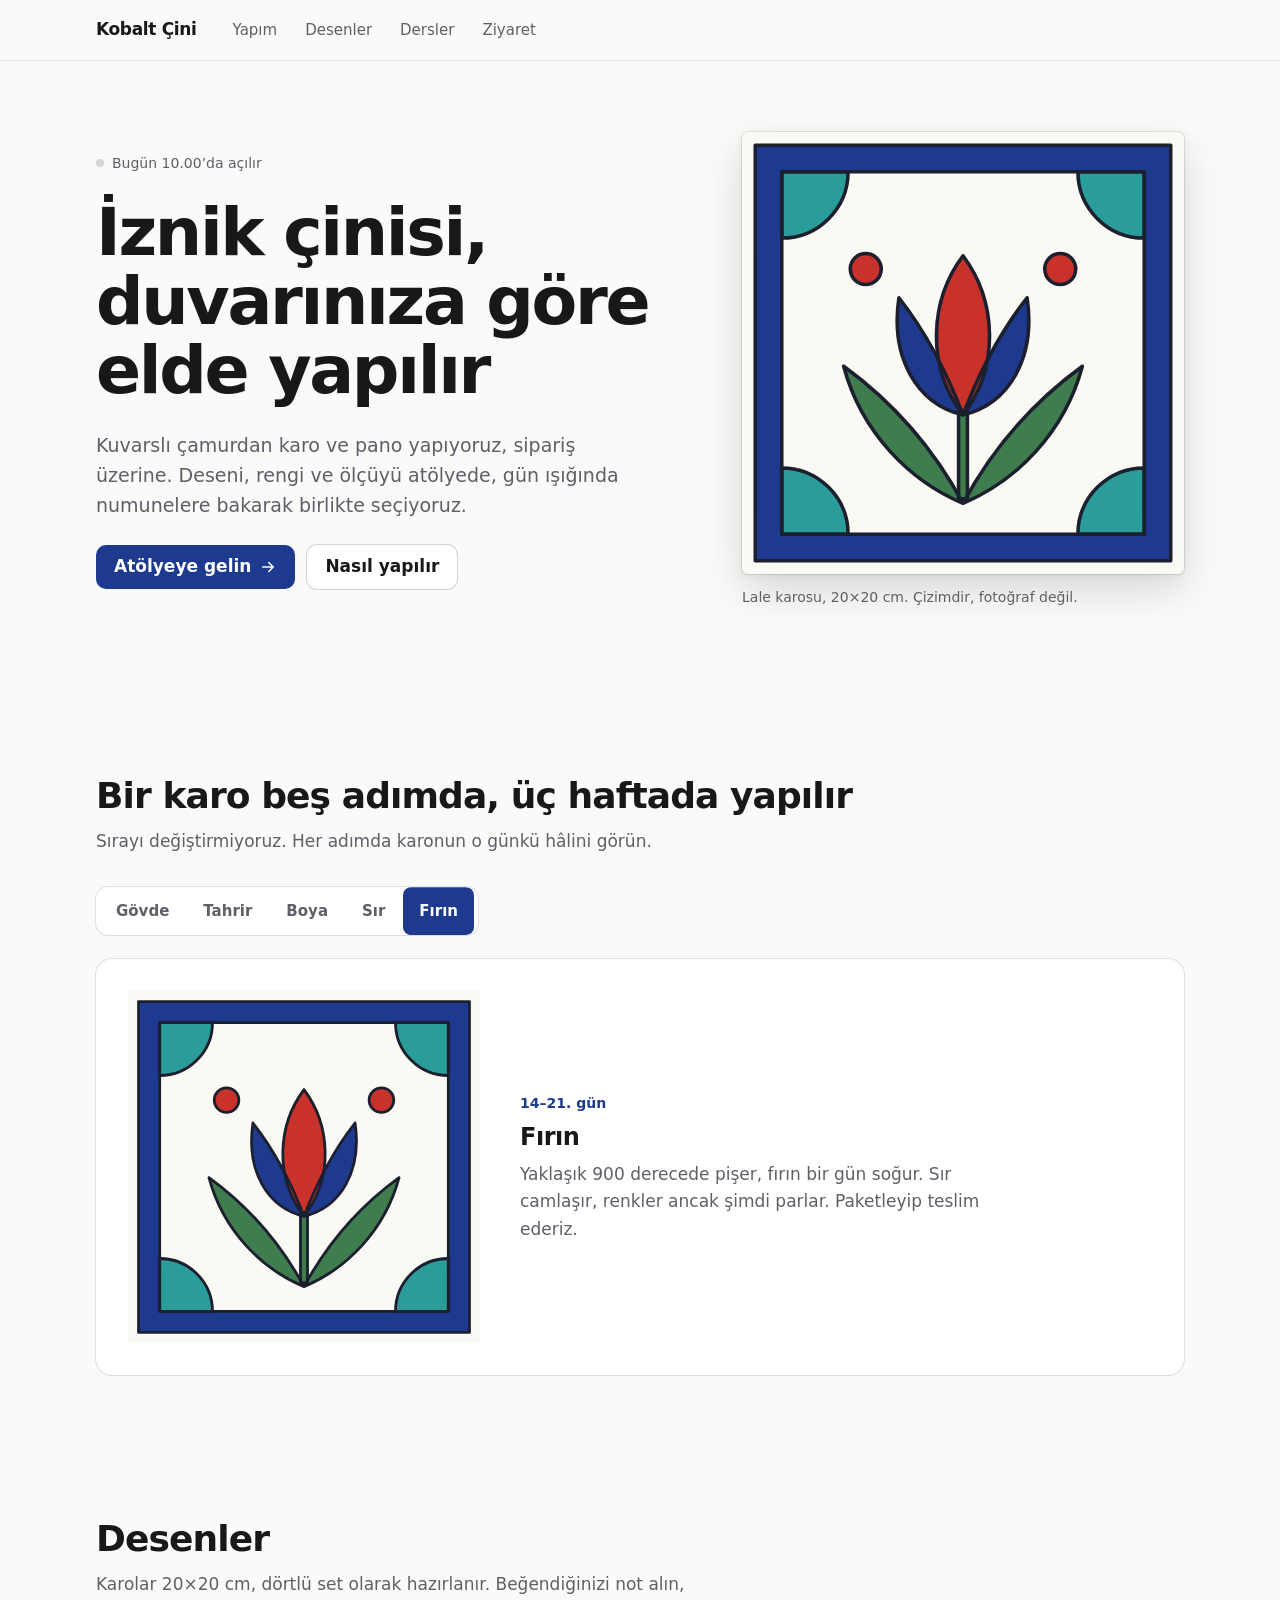
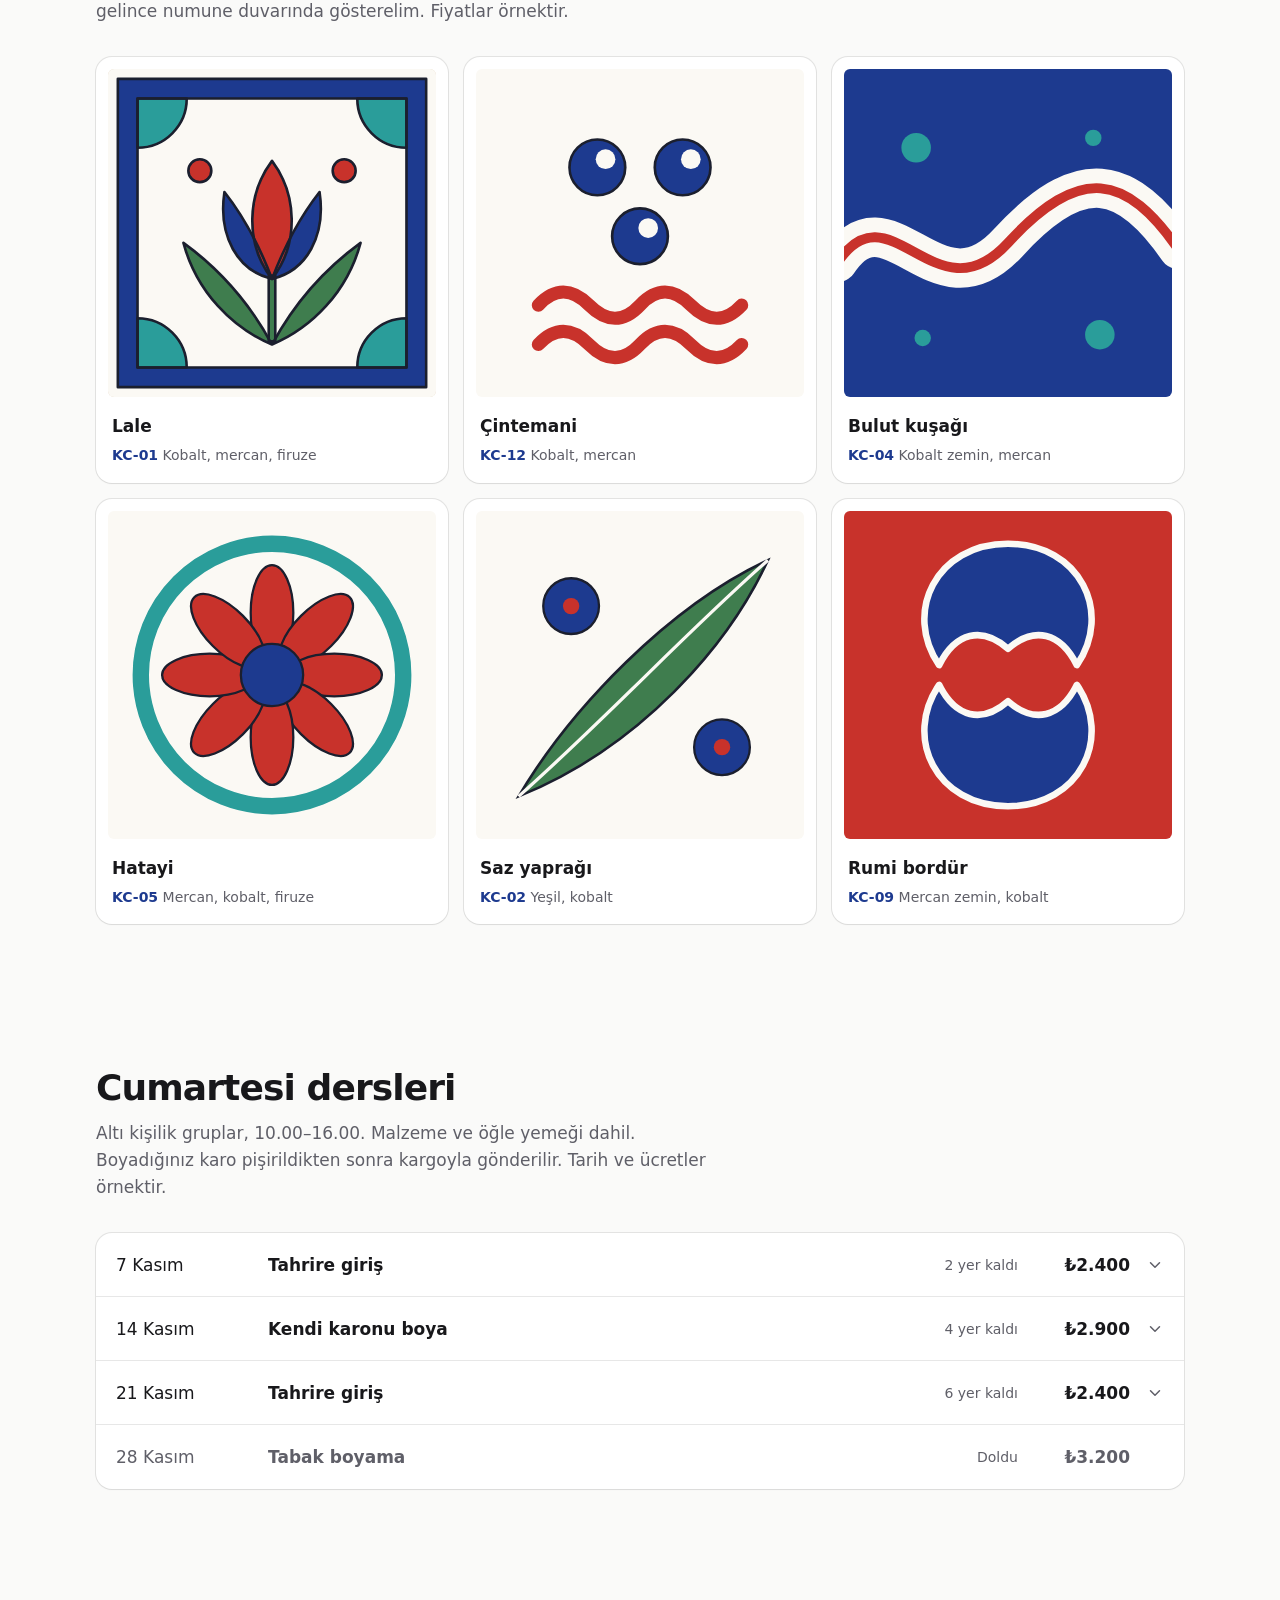
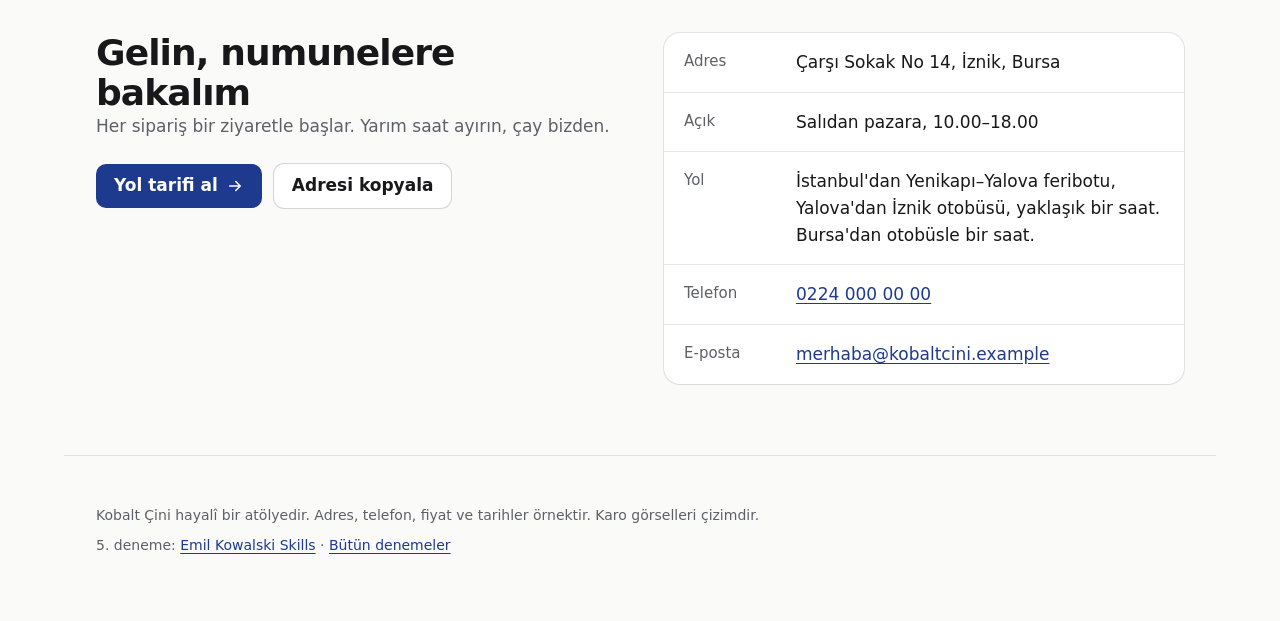
<file: 5-emil-kowalski/index.html>
<!doctype html>
<html lang="tr">
<head>
  <meta charset="utf-8">
  <meta name="viewport" content="width=device-width, initial-scale=1, viewport-fit=cover">
  <meta name="theme-color" media="(prefers-color-scheme: light)" content="#fafaf9">
  <meta name="theme-color" media="(prefers-color-scheme: dark)" content="#0c0d10">
  <meta name="color-scheme" content="light dark">
  <title>Kobalt Çini, İznik</title>
  <meta name="description" content="İznik'te sipariş üzerine elde çizilip boyanan çini karo ve panolar. Deseni, rengi ve ölçüyü atölyede birlikte seçiyoruz.">
  <link rel="stylesheet" href="styles.css">
</head>
<body>
  <svg width="0" height="0" class="gizli" aria-hidden="true" focusable="false">
    <defs>
      <!-- Lale karosu, katman katman: yapım sekmeleri katmanları sırayla açar -->
      <symbol id="karo-lale" viewBox="0 0 200 200">
        <rect class="k-govde" width="200" height="200" fill="#e4d6c1"/>
        <rect class="k-astar" width="200" height="200" fill="#fbf9f4"/>
        <g class="k-boya">
          <path d="M6 6h188v188H6z M18 18v164h164V18z" fill="#1d3a8f" fill-rule="evenodd"/>
          <g fill="#2a9d9a"><path d="M18 18h30a30 30 0 0 1-30 30z"/><path d="M182 18v30a30 30 0 0 1-30-30z"/><path d="M182 182h-30a30 30 0 0 1 30-30z"/><path d="M18 182v-30a30 30 0 0 1 30 30z"/></g>
          <path d="M100 168c-24-10-46-32-54-62 22 16 40 36 54 62zm0 0c24-10 46-32 54-62-22 16-40 36-54 62z" fill="#3f7d4e"/>
          <path d="M98 126h4v40h-4z" fill="#3f7d4e"/>
          <path d="M100 128c-21-5-33-26-29-53 11 14 21 32 29 53zm0 0c21-5 33-26 29-53-11 14-21 32-29 53z" fill="#1d3a8f"/>
          <path d="M100 56c15 20 17 50 0 72-17-22-15-52 0-72z" fill="#c8322b"/>
          <g fill="#c8322b"><circle cx="56" cy="62" r="7"/><circle cx="144" cy="62" r="7"/></g>
        </g>
        <g class="k-tahrir" fill="none" stroke="#1b1f2e" stroke-width="1.6" stroke-linejoin="round">
          <path d="M6 6h188v188H6z M18 18v164h164V18z"/>
          <path d="M18 18h30a30 30 0 0 1-30 30z M182 18v30a30 30 0 0 1-30-30z M182 182h-30a30 30 0 0 1 30-30z M18 182v-30a30 30 0 0 1 30 30z"/>
          <path d="M100 168c-24-10-46-32-54-62 22 16 40 36 54 62zm0 0c24-10 46-32 54-62-22 16-40 36-54 62z"/>
          <path d="M98 126h4v40h-4z"/>
          <path d="M100 128c-21-5-33-26-29-53 11 14 21 32 29 53zm0 0c21-5 33-26 29-53-11 14-21 32-29 53z"/>
          <path d="M100 56c15 20 17 50 0 72-17-22-15-52 0-72z"/>
          <circle cx="56" cy="62" r="7"/><circle cx="144" cy="62" r="7"/>
        </g>
        <rect class="k-sir" width="200" height="200" fill="#f1efe9"/>
      </symbol>

      <symbol id="karo-cintemani" viewBox="0 0 200 200">
        <rect width="200" height="200" fill="#fbf9f4"/>
        <g fill="#1d3a8f" stroke="#1b1f2e" stroke-width="1.6"><circle cx="74" cy="60" r="17"/><circle cx="126" cy="60" r="17"/><circle cx="100" cy="102" r="17"/></g>
        <g fill="#fbf9f4"><circle cx="79" cy="55" r="6"/><circle cx="131" cy="55" r="6"/><circle cx="105" cy="97" r="6"/></g>
        <g fill="none" stroke="#c8322b" stroke-width="8" stroke-linecap="round"><path d="M38 144q15-16 31 0t31 0 31 0 31 0"/><path d="M38 168q15-16 31 0t31 0 31 0 31 0"/></g>
      </symbol>

      <symbol id="karo-bulut" viewBox="0 0 200 200">
        <rect width="200" height="200" fill="#1d3a8f"/>
        <path d="M-4 118c32-48 60 36 104-12s72-42 104 4" fill="none" stroke="#fbf9f4" stroke-width="24" stroke-linecap="round"/>
        <path d="M-4 118c32-48 60 36 104-12s72-42 104 4" fill="none" stroke="#c8322b" stroke-width="6" stroke-linecap="round"/>
        <g fill="#2a9d9a"><circle cx="44" cy="48" r="9"/><circle cx="156" cy="162" r="9"/><circle cx="152" cy="42" r="5"/><circle cx="48" cy="164" r="5"/></g>
      </symbol>

      <symbol id="karo-hatayi" viewBox="0 0 200 200">
        <rect width="200" height="200" fill="#fbf9f4"/>
        <circle cx="100" cy="100" r="80" fill="none" stroke="#2a9d9a" stroke-width="10"/>
        <g fill="#c8322b" stroke="#1b1f2e" stroke-width="1.4">
          <ellipse cx="100" cy="62" rx="13" ry="29"/><ellipse cx="100" cy="62" rx="13" ry="29" transform="rotate(45 100 100)"/>
          <ellipse cx="100" cy="62" rx="13" ry="29" transform="rotate(90 100 100)"/><ellipse cx="100" cy="62" rx="13" ry="29" transform="rotate(135 100 100)"/>
          <ellipse cx="100" cy="62" rx="13" ry="29" transform="rotate(180 100 100)"/><ellipse cx="100" cy="62" rx="13" ry="29" transform="rotate(225 100 100)"/>
          <ellipse cx="100" cy="62" rx="13" ry="29" transform="rotate(270 100 100)"/><ellipse cx="100" cy="62" rx="13" ry="29" transform="rotate(315 100 100)"/>
        </g>
        <circle cx="100" cy="100" r="19" fill="#1d3a8f" stroke="#1b1f2e" stroke-width="1.4"/>
      </symbol>

      <symbol id="karo-saz" viewBox="0 0 200 200">
        <rect width="200" height="200" fill="#fbf9f4"/>
        <path d="M26 174C58 120 118 58 178 30 154 82 100 144 26 174z" fill="#3f7d4e" stroke="#1b1f2e" stroke-width="1.6"/>
        <path d="M26 174C80 126 128 74 178 30" fill="none" stroke="#fbf9f4" stroke-width="2"/>
        <g fill="#1d3a8f" stroke="#1b1f2e" stroke-width="1.4"><circle cx="58" cy="58" r="17"/><circle cx="150" cy="144" r="17"/></g>
        <g fill="#c8322b"><circle cx="58" cy="58" r="5"/><circle cx="150" cy="144" r="5"/></g>
      </symbol>

      <symbol id="karo-rumi" viewBox="0 0 200 200">
        <rect width="200" height="200" fill="#c8322b"/>
        <g fill="#1d3a8f" stroke="#fbf9f4" stroke-width="4" stroke-linejoin="round">
          <path d="M100 20c44 0 64 42 42 74-10-20-26-24-42-10-16-14-32-10-42 10-22-32-2-74 42-74z"/>
          <path d="M100 180c44 0 64-42 42-74-10 20-26 24-42 10-16 14-32 10-42-10-22 32-2 74 42 74z"/>
        </g>
      </symbol>

      <symbol id="karo-yok" viewBox="0 0 200 200">
        <rect width="200" height="200" fill="#eceae4"/>
        <path d="M0 40 40 0M0 100 100 0M0 160 160 0M20 200 200 20M80 200 200 80M140 200 200 140" stroke="#d9d5cc" stroke-width="10"/>
        <text x="100" y="106" text-anchor="middle" font-family="system-ui, sans-serif" font-size="15" fill="#6b6760">Çizimi henüz yok</text>
      </symbol>

      <symbol id="i-ok" viewBox="0 0 24 24"><path d="M5 12h14M13 6l6 6-6 6" fill="none" stroke="currentColor" stroke-width="2" stroke-linecap="round" stroke-linejoin="round"/></symbol>
      <symbol id="i-asagi" viewBox="0 0 24 24"><path d="m6 9 6 6 6-6" fill="none" stroke="currentColor" stroke-width="2" stroke-linecap="round" stroke-linejoin="round"/></symbol>
      <symbol id="i-kapat" viewBox="0 0 24 24"><path d="M6 6l12 12M18 6 6 18" fill="none" stroke="currentColor" stroke-width="2" stroke-linecap="round"/></symbol>
      <symbol id="i-tamam" viewBox="0 0 24 24"><path d="m5 12 5 5 9-10" fill="none" stroke="currentColor" stroke-width="2" stroke-linecap="round" stroke-linejoin="round"/></symbol>
    </defs>
  </svg>

  <a class="atla" href="#icerik">İçeriğe geç</a>

  <header class="ust">
    <div class="ust-ic kap">
      <a class="marka" href="#">Kobalt Çini</a>
      <nav aria-label="Bölümler">
        <ul class="menu" role="list">
          <li><a href="#yapim">Yapım</a></li>
          <li><a href="#desenler">Desenler</a></li>
          <li><a href="#dersler">Dersler</a></li>
          <li class="menu-hep"><a href="#ziyaret">Ziyaret</a></li>
        </ul>
      </nav>
      <a class="notlar-cip" href="#ziyaret" hidden><span class="tab" id="not-sayisi">0</span> not</a>
    </div>
  </header>

  <main id="icerik">
    <section class="giris kap" aria-labelledby="giris-baslik">
      <div class="giris-metin">
        <p class="acik-durum" id="acik-durum">Salıdan pazara 10.00–18.00</p>
        <h1 id="giris-baslik">İznik çinisi, duvarınıza göre elde yapılır</h1>
        <p class="giris-alt">Kuvarslı çamurdan karo ve pano yapıyoruz, sipariş üzerine. Deseni, rengi ve ölçüyü atölyede, gün ışığında numunelere bakarak birlikte seçiyoruz.</p>
        <div class="dugmeler">
          <a class="btn btn-ana" href="#ziyaret">Atölyeye gelin <svg class="ikon" aria-hidden="true"><use href="#i-ok"/></svg></a>
          <a class="btn btn-ikincil" href="#yapim">Nasıl yapılır</a>
        </div>
      </div>
      <figure class="giris-karo">
        <svg class="karo" viewBox="0 0 200 200" role="img" aria-label="Çizim: kobalt çerçeveli, ortasında mercan lale, iki yanında yeşil saz yaprağı olan bir karo"><use href="#karo-lale"/></svg>
        <figcaption>Lale karosu, 20×20 cm. Çizimdir, fotoğraf değil.</figcaption>
      </figure>
    </section>

    <section id="yapim" class="bolum kap" aria-labelledby="yapim-baslik">
      <h2 id="yapim-baslik">Bir karo beş adımda, üç haftada yapılır</h2>
      <p class="bolum-giris">Sırayı değiştirmiyoruz. Her adımda karonun o günkü hâlini görün.</p>
      <div class="yapim">
        <div class="sekmeler" data-sekmeler>
          <div class="sekme-listesi" role="tablist" aria-label="Yapım adımları">
            <button role="tab" id="s1" aria-controls="yapim-panel" aria-selected="false" tabindex="-1" data-asama="govde">Gövde</button>
            <button role="tab" id="s2" aria-controls="yapim-panel" aria-selected="false" tabindex="-1" data-asama="tahrir">Tahrir</button>
            <button role="tab" id="s3" aria-controls="yapim-panel" aria-selected="false" tabindex="-1" data-asama="boya">Boya</button>
            <button role="tab" id="s4" aria-controls="yapim-panel" aria-selected="false" tabindex="-1" data-asama="sir">Sır</button>
            <button role="tab" id="s5" aria-controls="yapim-panel" aria-selected="true" tabindex="0" data-asama="firin">Fırın</button>
          </div>
          <div class="sekme-listesi sekme-kopya" aria-hidden="true">
            <span>Gövde</span><span>Tahrir</span><span>Boya</span><span>Sır</span><span>Fırın</span>
          </div>
        </div>
        <div class="yapim-panel" id="yapim-panel" role="tabpanel" aria-labelledby="s5" tabindex="0">
          <svg class="karo yapim-karo" data-asama="firin" viewBox="0 0 200 200" role="img" aria-label="Lale karosu, seçili adımdaki hâliyle"><use href="#karo-lale"/></svg>
          <div class="yapim-metin">
            <p class="gun tab" id="asama-gun">14–21. gün</p>
            <h3 id="asama-ad">Fırın</h3>
            <p id="asama-metin">Yaklaşık 900 derecede pişer, fırın bir gün soğur. Sır camlaşır, renkler ancak şimdi parlar. Paketleyip teslim ederiz.</p>
          </div>
        </div>
      </div>
    </section>

    <section id="desenler" class="bolum kap" aria-labelledby="desen-baslik">
      <h2 id="desen-baslik">Desenler</h2>
      <p class="bolum-giris">Karolar 20×20 cm, dörtlü set olarak hazırlanır. Beğendiğinizi not alın, gelince numune duvarında gösterelim. Fiyatlar örnektir.</p>
      <ul class="desenler" role="list" id="desen-listesi"></ul>
      <noscript><p>Desen listesi için JavaScript gerekiyor. Numuneleri atölyede görebilirsiniz.</p></noscript>
    </section>

    <section id="dersler" class="bolum kap" aria-labelledby="ders-baslik">
      <h2 id="ders-baslik">Cumartesi dersleri</h2>
      <p class="bolum-giris">Altı kişilik gruplar, 10.00–16.00. Malzeme ve öğle yemeği dahil. Boyadığınız karo pişirildikten sonra kargoyla gönderilir. Tarih ve ücretler örnektir.</p>
      <div class="dersler" id="ders-listesi"></div>
      <noscript><p>Yer ayırtmak için arayın: <a href="tel:+902240000000">0224 000 00 00</a></p></noscript>
    </section>

    <section id="ziyaret" class="bolum kap ziyaret" aria-labelledby="ziyaret-baslik">
      <div>
        <h2 id="ziyaret-baslik">Gelin, numunelere bakalım</h2>
        <p class="bolum-giris">Her sipariş bir ziyaretle başlar. Yarım saat ayırın, çay bizden.</p>
        <div class="dugmeler">
          <a class="btn btn-ana" href="https://www.google.com/maps/search/?api=1&amp;query=%C3%87ar%C5%9F%C4%B1+Sokak+14+%C4%B0znik" rel="noopener">Yol tarifi al <svg class="ikon" aria-hidden="true"><use href="#i-ok"/></svg></a>
          <button class="btn btn-ikincil" type="button" id="adres-kopyala"><span class="kopya-ic" aria-live="polite">Adresi kopyala</span></button>
        </div>
        <div class="notlarim" id="notlarim" hidden>
          <h3>Notlarınız</h3>
          <p>Gelince bu kodları gösterin, numunelerini çıkaralım.</p>
          <ul class="not-listesi" role="list" id="not-listesi"></ul>
        </div>
      </div>
      <dl class="bilgiler">
        <div><dt>Adres</dt><dd id="adres">Çarşı Sokak No 14, İznik, Bursa</dd></div>
        <div><dt>Açık</dt><dd>Salıdan pazara, 10.00–18.00</dd></div>
        <div><dt>Yol</dt><dd>İstanbul'dan Yenikapı–Yalova feribotu, Yalova'dan İznik otobüsü, yaklaşık bir saat. Bursa'dan otobüsle bir saat.</dd></div>
        <div><dt>Telefon</dt><dd><a href="tel:+902240000000">0224 000 00 00</a></dd></div>
        <div><dt>E-posta</dt><dd><a href="mailto:merhaba@kobaltcini.example">merhaba@kobaltcini.example</a></dd></div>
      </dl>
    </section>
  </main>

  <footer class="alt kap">
    <p>Kobalt Çini hayalî bir atölyedir. Adres, telefon, fiyat ve tarihler örnektir. Karo görselleri çizimdir.</p>
    <p>5. deneme: <a href="https://github.com/emilkowalski/skills">Emil Kowalski Skills</a> · <a href="../index.html">Bütün denemeler</a></p>
  </footer>

  <dialog class="pencere" id="desen-penceresi" aria-labelledby="pencere-baslik">
    <div class="pencere-ic">
      <svg class="karo" viewBox="0 0 200 200" role="img" id="pencere-karo"><use href=""/></svg>
      <div class="pencere-metin">
        <p class="kod tab" id="pencere-kod"></p>
        <h3 id="pencere-baslik"></h3>
        <p id="pencere-renk"></p>
        <p class="fiyat tab" id="pencere-fiyat"></p>
        <div class="dugmeler">
          <button class="btn btn-ana" type="button" id="not-al">Not al</button>
          <button class="btn btn-ikincil" type="button" data-kapat>Kapat</button>
        </div>
      </div>
      <button class="kapat-x" type="button" data-kapat aria-label="Kapat"><svg class="ikon" aria-hidden="true"><use href="#i-kapat"/></svg></button>
    </div>
  </dialog>

  <!-- popover: açık pencerenin de üstünde dursun diye üst katmanda -->
  <ol class="bildirimler" id="bildirimler" popover="manual" aria-live="polite" aria-label="Bildirimler"></ol>

  <script src="veri.js"></script>
  <!-- break-ui deneme verisi: yalnız ?veri= ile -->
  <script>if (/[?&]veri=/.test(location.search)) document.write('<script src="kotu-veri.js"><\/script>');</script>
  <script src="sayfa.js"></script>
</body>
</html>
</file>
<file: 1-frontend-design/styles.css>
/* Kobalt Çini — renkler İznik sırlarından, yazı Alegreya ailesinden. */

@property --cizgi { syntax: "<number>"; inherits: true; initial-value: 0; }
@property --b1 { syntax: "<number>"; inherits: true; initial-value: 1; }
@property --b2 { syntax: "<number>"; inherits: true; initial-value: 1; }
@property --b3 { syntax: "<number>"; inherits: true; initial-value: 1; }

:root {
  --sir-beyazi: #f6f7f4;
  --kobalt-renk: #1e3f8f;
  --firuze-renk: #2e9c9a;
  --mercan-renk: #b23a2e;
  --yaprak-renk: #3f7d4e;
  --murekkep: #1c2540;
  --derz: #d6d9d2;
  --soluk: #4d5670;

  /* karonun kullandığı değişkenler; renk düzenleri bunları değiştirir */
  --zemin: var(--sir-beyazi);
  --kobalt: var(--kobalt-renk);
  --firuze: var(--firuze-renk);
  --mercan: var(--mercan-renk);
  --yesil: var(--yaprak-renk);
  --tahrir: var(--murekkep);

  --serif: "Alegreya", Georgia, serif;
  --sans: "Alegreya Sans", system-ui, sans-serif;
  --kenar: clamp(16px, 5vw, 64px);
}

*, *::before, *::after { box-sizing: border-box; }
body, h1, h2, h3, p, ol, ul, figure { margin: 0; }

body {
  background: var(--sir-beyazi);
  color: var(--murekkep);
  font: 400 1.125rem/1.6 var(--sans);
  -webkit-font-smoothing: antialiased;
}

a { color: var(--kobalt-renk); text-underline-offset: 0.2em; }
a:focus-visible, .dugme:focus-visible {
  outline: 3px solid var(--mercan-renk);
  outline-offset: 3px;
}

.gizli {
  position: absolute; width: 1px; height: 1px;
  overflow: hidden; clip-path: inset(50%); white-space: nowrap;
}

h1, h2, h3 { font-family: var(--serif); font-weight: 500; line-height: 1.1; }
h1 { font-size: clamp(2.5rem, 5.4vw, 4.5rem); letter-spacing: -0.01em; text-wrap: balance; }
h2 { font-size: clamp(1.9rem, 3.4vw, 2.6rem); }
h3 { font-size: 1.35rem; }

/* ---------- karo ---------- */

.t {
  stroke: var(--tahrir);
  stroke-width: 1.4;
  stroke-linejoin: round;
  stroke-dasharray: 1;
  stroke-dashoffset: var(--cizgi);
}
.zemin { fill: var(--zemin); }
.kobalt { fill: var(--kobalt); fill-opacity: var(--b1); }
.firuze { fill: var(--firuze); fill-opacity: var(--b2); }
.mercan { fill: var(--mercan); fill-opacity: var(--b3); }
.yesil { fill: var(--yesil); fill-opacity: var(--b3); }
.sap { fill: none; }
.kalin { fill: none; stroke: var(--yesil); stroke-opacity: var(--b3); stroke-width: 4; }

.pano {
  display: grid;
  grid-template-columns: 1fr 1fr;
  gap: 3px;
  background: var(--derz);
  padding: 3px;
}
.pano svg { display: block; width: 100%; height: auto; }
.ayna-x { transform: scaleX(-1); }
.ayna-y { transform: scaleY(-1); }
.ayna-xy { transform: scale(-1, -1); }

/* Sayfa açılışındaki tek hareket: önce tahrir çizilir, sonra renkler sırayla sürülür. */
.canlan {
  animation:
    ciz 1.8s cubic-bezier(.45, 0, .25, 1) both,
    boya1 .6s ease-out 1.5s both,
    boya2 .6s ease-out 1.9s both,
    boya3 .6s ease-out 2.3s both;
}
@keyframes ciz { from { --cizgi: 1; } to { --cizgi: 0; } }
@keyframes boya1 { from { --b1: 0; } to { --b1: 1; } }
@keyframes boya2 { from { --b2: 0; } to { --b2: 1; } }
@keyframes boya3 { from { --b3: 0; } to { --b3: 1; } }

@media (prefers-reduced-motion: reduce) {
  .canlan { animation: none; }
}

/* ---------- üst ---------- */

.ust {
  display: flex;
  flex-wrap: wrap;
  align-items: baseline;
  justify-content: space-between;
  gap: 8px 32px;
  padding: 24px var(--kenar);
}
.marka {
  font: italic 400 1.6rem/1 var(--serif);
  color: var(--murekkep);
  text-decoration: none;
}
.ust nav { display: flex; flex-wrap: wrap; gap: 4px 24px; }
.ust nav a { color: var(--murekkep); text-decoration: none; }
.ust nav a:hover { color: var(--kobalt-renk); text-decoration: underline; }

/* ---------- giriş ---------- */

.giris {
  display: grid;
  grid-template-columns: minmax(0, 1fr) minmax(0, 1.05fr);
  align-items: center;
  gap: clamp(32px, 6vw, 96px);
  padding: clamp(24px, 5vw, 72px) var(--kenar) clamp(64px, 9vw, 128px);
}
.giris-metin { max-width: 34rem; }
.giris-metin p { margin-top: 24px; color: var(--soluk); max-width: 30rem; }
.giris .pano { max-width: 560px; justify-self: end; width: 100%; }

.dugmeler { display: flex; flex-wrap: wrap; gap: 12px; margin-top: 32px; }
.dugme {
  display: inline-block;
  padding: 12px 22px;
  background: var(--kobalt-renk);
  color: var(--sir-beyazi);
  border: 2px solid var(--kobalt-renk);
  border-radius: 2px;
  font-weight: 500;
  text-decoration: none;
  transition: background-color .15s, color .15s;
}
.dugme:hover { background: var(--murekkep); border-color: var(--murekkep); }
.dugme.ikincil { background: transparent; color: var(--kobalt-renk); }
.dugme.ikincil:hover { background: var(--kobalt-renk); color: var(--sir-beyazi); }

/* ---------- bölümler ---------- */

.bolum {
  padding: clamp(56px, 8vw, 112px) var(--kenar);
  border-top: 1px solid var(--derz);
}
.bolum-giris { margin-top: 12px; max-width: 38rem; color: var(--soluk); }

.duvar {
  list-style: none;
  padding: 0;
  margin-top: 40px;
  display: grid;
  grid-template-columns: repeat(auto-fit, minmax(min(150px, 100%), 1fr));
  gap: 40px 24px;
}
.urun h3 { margin-top: 16px; }
.urun p { color: var(--soluk); font-size: 1rem; }
.urun .fiyat { margin-top: 4px; color: var(--murekkep); font-weight: 500; }

.renk-gece {
  --zemin: #17306e; --kobalt: #eef0ea; --firuze: #6cc1ba;
  --mercan: #d6584a; --yesil: #86b894; --tahrir: #0e1b42;
}
.renk-firuze {
  --kobalt: var(--firuze-renk); --firuze: var(--kobalt-renk);
  --mercan: var(--kobalt-renk); --yesil: #2f6f6d;
}
.renk-safran {
  --kobalt: var(--mercan-renk); --firuze: #e0a73e;
  --mercan: var(--kobalt-renk); --yesil: var(--yaprak-renk);
}

/* Aşamalar gerçekten bir sıra olduğu için numaralı liste. */
.asamalar {
  list-style: none;
  padding: 0;
  margin-top: 40px;
  display: grid;
  grid-template-columns: repeat(auto-fit, minmax(min(200px, 100%), 1fr));
  gap: 40px 24px;
  counter-reset: asama;
}
.asama { position: relative; counter-increment: asama; }
.asama svg {
  display: block; width: 100%; height: auto;
  outline: 3px solid var(--derz);
}
.asama h3 { margin-top: 18px; }
.asama h3::before {
  content: counter(asama) ". ";
  color: var(--kobalt-renk);
}
.asama p { margin-top: 8px; font-size: 1rem; color: var(--soluk); max-width: 30ch; }

.asama-camur { --tahrir: transparent; --b1: 0; --b2: 0; --b3: 0; }
.asama-tahrir { --b1: 0; --b2: 0; --b3: 0; }
.asama-sir::before {
  content: "";
  position: absolute;
  inset: 0 0 auto 0;
  aspect-ratio: 1;
  background: linear-gradient(130deg, rgb(255 255 255 / .4) 0 12%, rgb(255 255 255 / 0) 38%);
  pointer-events: none;
  z-index: 1;
}

/* ---------- dersler ---------- */

.ders-tablosu {
  margin-top: 32px;
  width: 100%;
  max-width: 52rem;
  border-collapse: collapse;
  font-variant-numeric: tabular-nums;
}
.ders-tablosu th {
  text-align: left;
  font-weight: 500;
  font-size: 0.95rem;
  color: var(--soluk);
  padding: 0 16px 12px 0;
  border-bottom: 2px solid var(--murekkep);
}
.ders-tablosu td { padding: 16px 16px 16px 0; border-bottom: 1px solid var(--derz); }
.ders-tablosu td:last-child, .ders-tablosu th:last-child { text-align: right; padding-right: 0; }
.ders-tablosu .dolu td { color: var(--soluk); }

/* ---------- alt ---------- */

.alt {
  display: flex;
  flex-wrap: wrap;
  justify-content: space-between;
  align-items: end;
  gap: 32px;
  padding: clamp(56px, 8vw, 96px) var(--kenar);
  background: var(--kobalt-renk);
  color: var(--sir-beyazi);
}
.alt h2 { margin-bottom: 12px; }
.alt a { color: var(--sir-beyazi); }
.alt a:focus-visible { outline-color: var(--sir-beyazi); }

/* ---------- mobil ---------- */

@media (max-width: 760px) {
  .giris { grid-template-columns: 1fr; }
  .giris .pano { justify-self: stretch; order: -1; }
  .ders-tablosu thead { display: none; }
  .ders-tablosu tr {
    display: grid;
    grid-template-columns: 1fr auto;
    padding: 14px 0;
    border-bottom: 1px solid var(--derz);
  }
  .ders-tablosu td { border: 0; padding: 2px 0; }
  .ders-tablosu td:nth-child(2) { grid-column: 1 / -1; order: -1; font-family: var(--serif); font-size: 1.2rem; }
  .ders-tablosu td:nth-child(3)::after { content: " yer"; }
  .ders-tablosu .dolu td:nth-child(3)::after { content: ""; }
}
</file>
<file: 2-impeccable/styles.css>
/* Kobalt Çini, silkme kâğıdı dünyası. Kobalt yalnızca boyanmış yerde görünür. */

:root {
  --kagit: #e9ece8;
  --kagit-koyu: #dde1dc;
  --komur: #2f2e31;
  --kursun: #55585b;
  --cizgi: #b9bdb7;
  --kobalt: #1f3c9c;
  --kobalt-koyu: #172d77;
  --firuze: #2a8f8c;
  --mercan: #b4372b;
  --sir: #fbfcfa;
  --tahrir: #1b2240;

  --baslik: "Gloock", "Times New Roman", serif;
  --metin: "Geologica", system-ui, sans-serif;
  --el: "Caveat", "Segoe Print", cursive;
  --kenar: clamp(16px, 4.5vw, 72px);
  --aralik: clamp(72px, 10vw, 144px);

  color-scheme: light;
  accent-color: var(--kobalt);
}

*, *::before, *::after { box-sizing: border-box; }
body, h1, h2, h3, p, ol, ul, dl, dd, figure { margin: 0; }

body {
  background-color: var(--kagit);
  /* aydınger lifi */
  /* aydınger: kısa, her yöne dağılmış lifler ve ince tane */
  background-image:
    url("data:image/svg+xml,%3Csvg xmlns='http://www.w3.org/2000/svg' width='300' height='300'%3E%3Cfilter id='f'%3E%3CfeTurbulence type='turbulence' baseFrequency='.02 .16' numOctaves='2' seed='3' stitchTiles='stitch'/%3E%3CfeColorMatrix values='0 0 0 0 .2 0 0 0 0 .22 0 0 0 0 .2 0 0 0 .55 -.3'/%3E%3C/filter%3E%3Crect width='300' height='300' filter='url(%23f)'/%3E%3C/svg%3E"),
    url("data:image/svg+xml,%3Csvg xmlns='http://www.w3.org/2000/svg' width='300' height='300'%3E%3Cfilter id='f'%3E%3CfeTurbulence type='turbulence' baseFrequency='.16 .02' numOctaves='2' seed='11' stitchTiles='stitch'/%3E%3CfeColorMatrix values='0 0 0 0 .2 0 0 0 0 .22 0 0 0 0 .2 0 0 0 .55 -.3'/%3E%3C/filter%3E%3Crect width='300' height='300' filter='url(%23f)'/%3E%3C/svg%3E"),
    url("data:image/svg+xml,%3Csvg xmlns='http://www.w3.org/2000/svg' width='240' height='240'%3E%3Cfilter id='n'%3E%3CfeTurbulence type='fractalNoise' baseFrequency='.85' numOctaves='2' stitchTiles='stitch'/%3E%3CfeColorMatrix values='0 0 0 0 .2 0 0 0 0 .22 0 0 0 0 .2 0 0 0 .12 0'/%3E%3C/filter%3E%3Crect width='240' height='240' filter='url(%23n)'/%3E%3C/svg%3E");
  color: var(--komur);
  font: 350 1.0625rem/1.65 var(--metin);
  -webkit-font-smoothing: antialiased;
  scrollbar-color: var(--kursun) var(--kagit-koyu);
}

::selection { background: var(--kobalt); color: var(--sir); }
a { color: var(--kobalt); text-decoration-thickness: 1px; text-underline-offset: 0.22em; }
a:hover { text-decoration-thickness: 2px; }
:focus-visible { outline: 2px solid var(--kobalt); outline-offset: 3px; border-radius: 1px; }

.kaynak { position: absolute; width: 0; height: 0; overflow: hidden; visibility: hidden; }

.atla {
  position: absolute; left: var(--kenar); top: -60px; z-index: 10;
  background: var(--komur); color: var(--sir); padding: 8px 14px;
}
.atla:focus { top: 12px; }

h1, h2, h3 { font-family: var(--baslik); font-weight: 400; line-height: 1.04; text-wrap: balance; }
h1 { font-size: clamp(2.6rem, 6.2vw, 5.6rem); letter-spacing: -0.015em; }
h2 { font-size: clamp(2rem, 4vw, 3.25rem); letter-spacing: -0.01em; }
h3 { font-size: 1.45rem; line-height: 1.15; }

/* ---------- üst kenar ---------- */

.ust {
  position: absolute; inset: 0 0 auto; z-index: 3;
  display: flex; flex-wrap: wrap; align-items: baseline; justify-content: space-between;
  gap: 8px 32px;
  padding: 22px var(--kenar);
}
.marka { font: 400 1.5rem/1 var(--baslik); color: var(--komur); text-decoration: none; }
.ust nav { display: flex; flex-wrap: wrap; gap: 4px 26px; }
.ust nav a { color: var(--kursun); text-decoration: none; font-size: 0.98rem; }
.ust nav a:hover { color: var(--komur); text-decoration: underline; }

/* ---------- giriş: delikli kâğıt ---------- */

.giris {
  position: relative;
  min-height: clamp(640px, 100svh, 980px);
  display: grid;
  grid-template-columns: minmax(0, 1fr) auto;
  grid-template-rows: 1fr auto;
  padding: 120px var(--kenar) 40px;
  overflow: hidden;
  border-bottom: 1px solid var(--cizgi);
}
.silkme { position: absolute; inset: 0; width: 100%; height: 100%; touch-action: pan-y; }

.giris-metin { position: relative; grid-column: 1; align-self: start; max-width: 40rem; }
.giris-metin h1 { max-width: 11ch; }
.giris-metin h1 { text-shadow: 0 0 18px var(--kagit), 0 0 6px var(--kagit); }
.giris-metin p {
  max-width: 34ch; margin-top: 28px;
  font-size: 1.15rem; color: var(--kursun);
  text-shadow: 0 0 10px var(--kagit);
}

/* Antet: çizim kâğıdının sağ alt köşesindeki bilgi kutusu. */
.antet {
  position: relative;
  grid-column: 2; grid-row: 2; align-self: end;
  width: min(420px, 100%);
  background: rgb(233 236 232 / .93);
  border: 1px solid var(--komur);
  font-size: 0.95rem;
}
.antet dl > div {
  display: grid; grid-template-columns: 6.5rem 1fr;
  border-bottom: 1px solid var(--cizgi);
}
.antet dt { padding: 10px 12px; color: var(--kursun); border-right: 1px solid var(--cizgi); }
.antet dd { padding: 10px 12px; }
.durum { font-weight: 500; }
.durum[data-acik="true"]::before {
  content: ""; display: inline-block; width: 8px; height: 8px; margin-right: 8px;
  border-radius: 50%; background: var(--firuze); vertical-align: 0.08em;
}
.eylemler { display: grid; grid-template-columns: 1fr 1fr; }
.dugme {
  display: block; padding: 14px 12px; text-align: center;
  background: var(--kobalt); color: var(--sir);
  font-weight: 500; text-decoration: none;
  transition: background-color .2s cubic-bezier(.2, .8, .2, 1);
}
.dugme:hover { background: var(--kobalt-koyu); }
.dugme.ikincil { background: transparent; color: var(--komur); border-left: 1px solid var(--komur); }
.dugme.ikincil:hover { background: var(--kagit-koyu); }

/* ---------- yapraklar ---------- */

.yaprak {
  position: relative;
  padding: var(--aralik) var(--kenar) calc(var(--aralik) * .8);
  border-bottom: 1px solid var(--cizgi);
}
/* Pafta köşe işaretleri: her yaprak bir çizim kâğıdı. */
.yaprak::before, .yaprak::after {
  content: ""; position: absolute; top: 28px; width: 22px; height: 22px;
  border: 0 solid var(--kursun);
}
.yaprak::before { left: calc(var(--kenar) / 2); border-width: 1px 0 0 1px; }
.yaprak::after { right: calc(var(--kenar) / 2); border-width: 1px 1px 0 0; }

/* Kurşun kalem notu: başlığın yanında, ustanın kenara düştüğü not. */
.kalem {
  display: inline-block; margin-top: 10px;
  color: var(--kursun); font: 500 1.45rem/1.1 var(--el);
  transform: rotate(-1.5deg); transform-origin: left center;
  padding-bottom: 3px;
  background: linear-gradient(var(--kursun), var(--kursun)) 0 100% / 100% 1px no-repeat;
}

@media (min-width: 1000px) {
  .iki { display: grid; grid-template-columns: minmax(0, 1fr) minmax(0, 1.5fr); gap: 64px; align-items: start; }
  .iki .rota, .iki .dersler { margin-top: 12px; }
}
.aciklama { margin-top: 14px; max-width: 52ch; color: var(--kursun); }
.not { margin-top: 28px; color: var(--kursun); font-size: 0.95rem; }

/* Ziyaret adımları gerçekten bir sıra: delik çizgisiyle bağlı. */
.adimlar {
  list-style: none; padding: 0; margin-top: 56px;
  display: grid; grid-template-columns: repeat(4, minmax(0, 1fr)); gap: 32px;
  counter-reset: adim;
}
.adimlar li { counter-increment: adim; position: relative; padding-top: 64px; }
.adimlar li::before {
  content: counter(adim);
  position: absolute; top: 0; left: 0;
  width: 40px; height: 40px; display: grid; place-items: center;
  border: 1px solid var(--komur); border-radius: 50%;
  font: 400 1.2rem/1 var(--baslik);
  background: var(--kagit);
}
.adimlar li:not(:last-child)::after {
  content: ""; position: absolute; top: 19px; left: 52px; right: -20px; height: 3px;
  background: radial-gradient(circle, var(--komur) 1.1px, transparent 1.6px) 0 0 / 9px 3px repeat-x;
}
.adimlar p { margin-top: 10px; color: var(--kursun); max-width: 32ch; }

/* Desenler: boyalı karonun üstünde yarı kaldırılmış delikli kâğıt. */
.desenler {
  list-style: none; padding: 0; margin-top: 48px;
  display: grid; grid-template-columns: repeat(auto-fit, minmax(min(150px, 100%), 1fr));
  gap: 48px 32px;
}
.desen { position: relative; }
.karo, .kalkik { aspect-ratio: 1; }
.karo {
  display: block; width: 100%; padding: 0; border: 0; cursor: pointer;
  background: var(--sir);
  box-shadow: 0 1px 2px rgb(27 34 64 / .12), 0 10px 24px -12px rgb(27 34 64 / .3);
  --boya: 1; --kesik: none; --hat: var(--tahrir); --kalinlik: 1;
}
.kalkik {
  position: absolute; inset: 0 0 auto 0;
  filter: drop-shadow(-6px 3px 6px rgb(47 46 49 / .22));
  pointer-events: none;
}
.kagit {
  height: 100%;
  background: var(--kagit);
  clip-path: inset(0 0 0 46%);
  transition: clip-path .6s cubic-bezier(.16, 1, .3, 1);
  --boya: 0; --kesik: 0 3.4; --hat: var(--komur); --kalinlik: 1.9;
}
.desen:hover .kagit, .karo[aria-pressed="true"] + .kalkik .kagit { clip-path: inset(0 0 0 88%); }
.karo svg, .kagit svg { display: block; width: 100%; height: 100%; }
.desen figcaption { margin-top: 18px; font-size: 1.05rem; }
.kod { font-weight: 600; font-variant-numeric: tabular-nums; margin-right: 6px; }

.ln {
  fill: none;
  stroke: var(--hat); stroke-width: var(--kalinlik);
  stroke-dasharray: var(--kesik); stroke-linecap: round; stroke-linejoin: round;
}
.p-k { fill: var(--kobalt); fill-opacity: var(--boya); }
.p-f { fill: var(--firuze); fill-opacity: var(--boya); }
.p-m { fill: var(--mercan); fill-opacity: var(--boya); }
.p-z { fill: var(--sir); fill-opacity: var(--boya); }
.dalga { stroke: var(--dalga, var(--hat)); stroke-width: var(--dalga-k, calc(var(--kalinlik) * 1.6)); }
.karo { --dalga: var(--mercan); --dalga-k: 4; }

/* Rota */
.rota { list-style: none; padding: 0; margin-top: 48px; max-width: 46rem; }
.rota li {
  position: relative;
  display: grid; grid-template-columns: minmax(10rem, 15rem) 1fr; gap: 4px 32px;
  padding: 0 0 34px 34px;
}
.rota li::before {
  content: ""; position: absolute; left: 0; top: 0.45em;
  width: 13px; height: 13px; border: 1px solid var(--komur); border-radius: 50%; background: var(--kagit);
}
.rota li:last-child::before { background: var(--kobalt); border-color: var(--kobalt); }
.rota li:not(:last-child)::after {
  content: ""; position: absolute; left: 5px; top: 1.6em; bottom: 0.2em; width: 3px;
  background: radial-gradient(circle, var(--komur) 1.1px, transparent 1.6px) 0 0 / 3px 9px repeat-y;
}
.yer { font: 400 1.35rem/1.2 var(--baslik); }
.bacak { color: var(--kursun); }

/* Dersler */
.dersler {
  margin-top: 40px; width: 100%; max-width: 46rem;
  border-collapse: collapse; font-variant-numeric: tabular-nums;
}
.dersler th {
  text-align: left; font-weight: 400; color: var(--kursun); font-size: 0.92rem;
  padding: 0 16px 10px 0; border-bottom: 1px solid var(--komur);
}
.dersler td { padding: 14px 16px 14px 0; border-bottom: 1px solid var(--cizgi); }
.dersler td:first-child, .dersler td:last-child { white-space: nowrap; }

/* Alt: sırlanmış kobalt karo. */
.alt {
  display: grid; grid-template-columns: 1.4fr 1fr 1fr; gap: 32px; align-items: end;
  padding: var(--aralik) var(--kenar) 64px;
  background: var(--kobalt); color: var(--sir);
}
.alt-baslik { font: 400 clamp(2rem, 4vw, 3.25rem)/1.05 var(--baslik); max-width: 14ch; }
.alt a { color: var(--sir); }
.demo { grid-column: 1 / -1; font-size: 0.9rem; color: rgb(251 252 250 / .78); }
.alt :focus-visible { outline-color: var(--sir); }
.alt ::selection { background: var(--sir); color: var(--kobalt); }

/* ---------- dar ekran ---------- */

@media (max-width: 900px) {
  .adimlar { grid-template-columns: 1fr 1fr; row-gap: 48px; }
  .adimlar li:nth-child(2)::after { display: none; }
}

@media (max-width: 680px) {
  .giris {
    grid-template-columns: 1fr; grid-template-rows: auto auto;
    padding-top: calc(72px + 88vw); min-height: 0; row-gap: 40px;
  }
  .giris-metin { max-width: none; }
  .antet { grid-column: 1; grid-row: 2; width: 100%; }
  .adimlar { grid-template-columns: 1fr; }
  .adimlar li::after { display: none; }
  .rota li { grid-template-columns: 1fr; }
  .alt { grid-template-columns: 1fr; }
  .uzun { display: none; }
}

@media (prefers-reduced-motion: reduce) {
  .kagit { transition: none; }
}
</file>
<file: 3-taste/styles.css>
/* Kobalt Çini, 3. deneme (Taste Skill). Yön: colour-chapters.
   Bölüm renkleri karonun boyanma sırasından: kobalt, beyaz gövde, gece, firuze, mercan. */

:root {
  --beyaz: #ffffff;
  --ink: #0e1430;
  --kobalt: #1d3b9b;
  --kobalt-koyu: #142a73;
  --firuze: #3fb0a6;
  --firuze-koyu: #2a8a81;
  --firuze-yazi: #127a71;
  --firuze-acik: #8fdcd3;
  --firuze-soluk: #dcefec;
  --mercan: #c8232c;
  --mercan-koyu: #95141c;
  --yesil: #1f5c46;
  --gece: #0e1430;
  --gece-yazi: #f4f6f2;

  --font: "Chillax", system-ui, sans-serif;
  --step-small: clamp(0.8125rem, 0.79rem + 0.1vw, 0.875rem);
  --step-body: clamp(1.125rem, 1.05rem + 0.2vw, 1.1875rem);
  --step-lead: clamp(1.375rem, 1rem + 1.4vw, 2.25rem);
  --step-head: clamp(2rem, 1.3rem + 3.2vw, 4rem);
  --step-display: clamp(4.5rem, 14vw, 14rem);

  --margin: clamp(1rem, 3vw, 2.75rem);
  --gutter: clamp(0.75rem, 1.6vw, 1.5rem);
  --ease-out: cubic-bezier(0.22, 1, 0.36, 1);
  --ease-soft: cubic-bezier(0.33, 1, 0.68, 1);
  --header-bg: var(--kobalt);
  --header-ink: var(--beyaz);
}

*, *::before, *::after { box-sizing: border-box; }
html { -webkit-text-size-adjust: 100%; text-size-adjust: 100%; }
body { margin: 0; background: var(--beyaz); color: var(--ink); font-family: var(--font); font-size: var(--step-body); line-height: 1.5; -webkit-font-smoothing: antialiased; }
h1, h2, h3, p, figure, ul, ol { margin: 0; }
ul[role="list"], ol { padding: 0; list-style: none; }
img, video, svg { display: block; max-width: 100%; }
img, video { height: auto; }
button, input, select { font: inherit; color: inherit; }
button { background: none; border: 0; padding: 0; cursor: pointer; }
a { color: inherit; }
h1, h2, h3 { font-weight: 600; letter-spacing: -0.03em; line-height: 1; text-wrap: balance; }
p { text-wrap: pretty; max-width: min(65ch, 36rem); }
:target { scroll-margin-top: 5rem; }
::selection { background: var(--mercan); color: var(--beyaz); }
:focus-visible { outline: 2px solid currentColor; outline-offset: 3px; }
.sr, .gizli { position: absolute; width: 1px; height: 1px; overflow: hidden; clip-path: inset(50%); white-space: nowrap; }
.kucuk { font-size: var(--step-small); line-height: 1.45; }
.baslik { font-size: var(--step-head); }
.bag { text-decoration: underline; text-underline-offset: 0.18em; text-decoration-thickness: 0.07em; }

.atla { position: absolute; left: var(--margin); top: -4rem; z-index: 20; padding: 0.75rem 1rem; background: var(--ink); color: var(--beyaz); }
.atla:focus { top: 0.5rem; }

/* ---------- üst çubuk: altındaki bölümün rengini alır ---------- */
.ust { position: fixed; inset: 0 0 auto; z-index: 10; display: flex; align-items: center; gap: 2rem; height: 4rem; padding-inline: var(--margin); background: var(--header-bg); color: var(--header-ink); transition: background-color 300ms ease, color 300ms ease; }
.ust-ad { font-weight: 600; text-decoration: none; margin-right: auto; }
.ust nav { display: flex; gap: 1.75rem; }
.ust nav a { text-decoration: none; }
.dugme { display: inline-flex; align-items: center; min-height: 2.75rem; padding: 0 1.25rem; background: var(--header-ink); color: var(--header-bg); text-decoration: none; font-weight: 500; transition: transform 140ms var(--ease-out), background-color 300ms ease, color 300ms ease; }
.dugme:active { transform: scale(0.97); }
@media (hover: hover) and (pointer: fine) {
  .ust nav a:hover, .ust-ad:hover { text-decoration: underline; text-underline-offset: 0.2em; }
  .dugme:hover { transform: translateY(-2px); }
}

.bolum { position: relative; padding: clamp(5rem, 9vw, 8.5rem) var(--margin); }

/* ---------- hero: kobalt ---------- */
.hero { min-height: 100svh; padding-top: max(15svh, 6rem); padding-bottom: 7svh; background: var(--kobalt); color: var(--beyaz); display: grid; grid-template-columns: repeat(12, minmax(0, 1fr)); grid-template-rows: auto 1fr; column-gap: var(--gutter); }
.hero-ad { grid-column: 1 / 8; grid-row: 1; font-size: var(--step-display); line-height: 0.82; letter-spacing: -0.035em; }
.hero-karo { grid-column: 8 / 13; grid-row: 1 / 3; justify-self: end; align-self: center; width: min(100%, 70svh); height: auto; aspect-ratio: 1; --k-cizgi: #1b2440; --k-mavi: #1d3b9b; --k-firuze: #2fa79b; --k-mercan: #c8232c; --k-yesil: #2f7d4f; --k-sir: 0; --k-parla: 0.55; }
.hero-ad span { display: block; }
.hero-ad span + span { color: var(--firuze-acik); margin-top: 0.06em; }
.hero-alt { grid-column: 1 / 6; grid-row: 2; align-self: end; max-width: 30rem; }
.hero-alt p { font-size: var(--step-body); }
.hero-adres { margin-top: 1.25rem; color: var(--firuze-acik); font-weight: 500; }

/* ---------- giriş: beyaz gövde, merdiven ---------- */
.giris { min-height: 100svh; display: grid; grid-template-columns: repeat(12, minmax(0, 1fr)); column-gap: var(--gutter); align-content: center; row-gap: 3rem; }
.giris-baslik { grid-column: 1 / -1; font-size: var(--step-head); color: var(--ink); }
.merdiven { grid-column: 1 / 10; max-width: none; font-size: var(--step-lead); font-weight: 600; line-height: 1.1; letter-spacing: -0.02em; }
.merdiven span { display: block; padding-left: calc(var(--i) * 8vw); }
.merdiven span:nth-child(1) { color: var(--kobalt); }
.merdiven span:nth-child(2) { color: var(--firuze-yazi); }
.merdiven span:nth-child(3) { color: var(--mercan); }
.giris-resim { grid-column: 10 / 13; grid-row: 2 / 4; display: grid; gap: 1rem; align-content: start; }
.giris-resim figure { overflow: hidden; }
.giris-resim img, .giris-resim video { width: 100%; aspect-ratio: 3 / 2; object-fit: cover; }
.giris-resim figcaption { font-size: var(--step-small); margin-top: 0.5rem; }
.giris-not { grid-column: 1 / 8; font-size: var(--step-body); }

/* ---------- galeri: gece, müze karoları ---------- */
.galeri { background: var(--gece); color: var(--gece-yazi); }
.galeri-ust, .yapim-ust, .iletisim-ust { display: grid; grid-template-columns: repeat(12, minmax(0, 1fr)); column-gap: var(--gutter); align-items: end; margin-bottom: 2.5rem; }
.galeri-ust h2, .yapim-ust h2, .iletisim-ust h2 { grid-column: 1 / 7; }
.galeri-ust p, .yapim-ust p, .iletisim-ust p { grid-column: 7 / 12; max-width: 52ch; }
.karolar { display: grid; grid-template-columns: repeat(4, minmax(0, 1fr)); gap: 1.75rem 0.75rem; }
.karo { display: flex; flex-direction: column; }
.karo figure, .karo > img { overflow: hidden; }
.karo img { width: 100%; aspect-ratio: 1; object-fit: cover; transform: scale(var(--z, 1)); transition: transform 600ms var(--ease-soft); }
.karo { overflow: hidden; }
.serit { min-height: 5.75rem; padding: 0.75rem; font-size: var(--step-small); line-height: 1.35; font-variant-numeric: tabular-nums; display: grid; gap: 0.2rem; position: relative; z-index: 1; }
.serit p { display: flex; justify-content: space-between; gap: 0.5rem; }
.serit p:last-child { font-weight: 500; }
.r1 .serit { background: var(--kobalt); color: var(--beyaz); }
.r2 .serit { background: var(--mercan); color: var(--beyaz); }
.r3 .serit { background: var(--firuze); color: var(--ink); }
.r4 .serit { background: var(--gece-yazi); color: var(--ink); }
@media (hover: hover) and (pointer: fine) { .karo:hover img { transform: scale(calc(var(--z, 1) * 1.05)); } }

/* ---------- yapım: soluk firuze, akordeon ---------- */
.yapim { background: var(--firuze-soluk); color: var(--ink); }
.asamalar { display: flex; flex-direction: column; }
.asama { position: relative; background: var(--a); color: var(--a-ink); padding: 1.5rem; }
.asama h3 { font-size: var(--step-lead); }
.asama-icerik { display: grid; grid-template-columns: 1fr minmax(8rem, 14rem); gap: 1.5rem; align-items: end; margin-top: 1rem; }
.asama-icerik p { max-width: 36ch; }
.cizim { width: 100%; aspect-ratio: 1; }

.js .asamalar { flex-direction: row; height: 32.5rem; }
.js .asama { flex: 1 1 0; min-width: 0; overflow: hidden; transition: flex-grow 450ms var(--ease-out); padding: 1.75rem; }
.js .asama.acik { flex-grow: 5.8; }
.js .asama button::after { content: ""; position: absolute; inset: 0; }
.js .asama:not(.acik) h3 { position: absolute; left: 1.25rem; bottom: 1.5rem; font-size: var(--step-body); writing-mode: vertical-rl; transform: rotate(180deg); white-space: nowrap; }
.js .asama.acik h3 { font-size: var(--step-head); }
.js .asama.acik button::after { display: none; }
.js .asama:not(.acik) .asama-icerik { visibility: hidden; opacity: 0; }
.js .asama-icerik { position: absolute; inset: auto 1.75rem 1.75rem; grid-template-columns: minmax(0, 1fr) minmax(0, 1fr); align-items: end; opacity: 1; transition: opacity 400ms 200ms ease; min-width: 34rem; }
.js .asama-icerik .cizim { max-height: 20rem; justify-self: end; }
@media (hover: hover) and (pointer: fine) { .js .asama:not(.acik):hover { filter: brightness(1.12); } }

.k-govde { fill: #f6f5ef; }
.k-kenar { fill: #d8d4c4; }
.k-cizgi { stroke: var(--k-cizgi); stroke-width: 2.2; stroke-linejoin: round; stroke-linecap: round; transition: stroke 400ms ease; }
.k-mavi { fill: var(--k-mavi); } .k-firuze { fill: var(--k-firuze); } .k-mercan { fill: var(--k-mercan); } .k-yesil { fill: var(--k-yesil); }
.k-mavi, .k-firuze, .k-mercan, .k-yesil { transition: fill 500ms ease; }
.k-sir { fill: #f3f2ec; opacity: var(--k-sir); }
.k-parla { fill: #ffffff; opacity: var(--k-parla); }
.asama { --k-cizgi: transparent; --k-mavi: transparent; --k-firuze: transparent; --k-mercan: transparent; --k-yesil: transparent; --k-sir: 0; --k-parla: 0; }
.asama[data-asama="1"], .asama[data-asama="2"], .asama[data-asama="3"], .asama[data-asama="4"] { --k-cizgi: #1b2440; }
.asama[data-asama="2"], .asama[data-asama="3"], .asama[data-asama="4"] { --k-mavi: #1d3b9b; --k-firuze: #2fa79b; --k-mercan: #c8232c; --k-yesil: #2f7d4f; }
.asama[data-asama="3"] { --k-sir: 0.68; }
.asama[data-asama="4"] { --k-parla: 0.55; }

/* ---------- yol: mercan, afiş satırları ---------- */
.yol { background: var(--mercan); color: var(--beyaz); }
.yol h2 { margin-bottom: clamp(2.5rem, 5vw, 4.5rem); }
.duraklar li { display: flex; justify-content: space-between; align-items: baseline; gap: 2rem; }
.durak { flex: none; white-space: nowrap; font-size: var(--step-display); font-weight: 600; line-height: 0.92; letter-spacing: -0.035em; transition: color 180ms ease; }
.bilgi { flex: 1 1 0; min-width: 12rem; text-wrap: balance; font-size: var(--step-body); font-variant-numeric: tabular-nums; text-align: right; }
.yol-not { margin-top: clamp(2.5rem, 5vw, 4.5rem); max-width: 60ch; }
@media (hover: hover) and (pointer: fine) { .duraklar li:hover .durak { color: var(--gece); } }

/* ---------- ücret: beyaz, basamaklı planlar ---------- */
.ucret { background: var(--beyaz); }
.planlar { display: grid; grid-template-columns: repeat(12, minmax(0, 1fr)); column-gap: 0.5rem; min-height: 41rem; }
.ucret-ust { grid-row: 1; grid-column: 1 / 9; align-self: start; }
.ucret-not { margin-top: 1.25rem; }
.plan { grid-row: 1; align-self: end; position: relative; display: flex; flex-direction: column; gap: 0.75rem; padding: 1.75rem 1.75rem 6rem; }
.plan h3 { font-size: var(--step-lead); }
.fiyat { font-size: var(--step-head); font-weight: 600; letter-spacing: -0.03em; line-height: 1; font-variant-numeric: tabular-nums; }
.plan ul { display: grid; gap: 0.3rem; margin-top: 0.5rem; }
.p1 { grid-column: 1 / 5; min-height: 23rem; background: var(--firuze); color: var(--ink); --koyu: var(--firuze-koyu); }
.p2 { grid-column: 5 / 9; min-height: 31rem; background: var(--kobalt); color: var(--beyaz); --koyu: var(--kobalt-koyu); }
.p3 { grid-column: 9 / 13; min-height: 41rem; background: var(--mercan); color: var(--beyaz); --koyu: var(--mercan-koyu); }
.p1 .plan-dugme { color: var(--beyaz); }
.plan-dugme { position: absolute; inset: auto 0 0; height: 4rem; display: flex; align-items: center; padding-inline: 1.75rem; background: var(--koyu); color: inherit; font-weight: 500; text-decoration: none; transition: padding 240ms var(--ease-out); }
.plan-dugme:active { transform: scale(0.99); }
@media (hover: hover) and (pointer: fine) { .plan-dugme:hover { padding-left: 2.25rem; } }

/* ---------- iletişim: firuze, kayan şerit ve form ---------- */
.iletisim { background: var(--firuze); color: var(--ink); padding-top: 3rem; }
.serit-kayan { margin-inline: calc(var(--margin) * -1); overflow: hidden; margin-bottom: 4.5rem; }
.serit-ic { display: flex; gap: 0.5rem; width: max-content; }
.serit-ic img { height: 9.375rem; width: auto; object-fit: cover; }
.serit-ic img:nth-child(3n + 1) { aspect-ratio: 3 / 4; }
.serit-ic img:nth-child(3n + 2) { aspect-ratio: 1; }
.serit-ic img:nth-child(3n) { aspect-ratio: 3 / 2; }
.form { display: grid; grid-template-columns: repeat(3, minmax(0, 1fr)); gap: 0.5rem; }
.hucre { display: grid; gap: 0.6rem; align-content: start; }
.form input, .form select, .gonder { width: 100%; height: 6rem; border: 0; border-radius: 0; background: #a6e0d9; text-align: center; font-size: var(--step-lead); transition: background-color 180ms ease, transform 140ms var(--ease-out); }
.form select { appearance: none; text-align-last: center; cursor: pointer; }
.form input::placeholder { color: var(--ink); opacity: 0.75; }
.form input:focus, .form select:focus { background: #e6f6f4; outline: 2px solid var(--ink); outline-offset: -2px; }
.gonder { background: var(--ink); color: var(--beyaz); font-weight: 500; }
.gonder:active { transform: scale(0.98); }
@media (hover: hover) and (pointer: fine) { .gonder:hover { background: var(--kobalt); } .form input:hover, .form select:hover { background: #bfe9e4; } }

/* ---------- son: gece ---------- */
.alt { background: var(--gece); color: var(--gece-yazi); padding: clamp(3rem, 6vw, 5rem) var(--margin) 2rem; min-height: 90svh; display: flex; flex-direction: column; }
.alt-ad { font-size: var(--step-display); font-weight: 600; line-height: 0.9; letter-spacing: -0.04em; white-space: nowrap; }
.alt-sira { display: grid; grid-template-columns: repeat(12, minmax(0, 1fr)); column-gap: var(--gutter); row-gap: 2.5rem; margin-top: 4.5rem; }
.yerler { grid-column: 1 / 6; display: grid; gap: 0.5rem; font-size: var(--step-lead); line-height: 1.2; }
.yerler a { color: var(--firuze-acik); text-decoration: none; overflow-wrap: anywhere; }
.alt-kolon { grid-column: span 2; display: grid; gap: 0.4rem; align-content: start; font-size: var(--step-body); }
.alt-kolon:nth-child(2) { grid-column: 7 / 9; }
.alt-kolon h2 { font-size: var(--step-body); letter-spacing: 0; color: var(--firuze-acik); }
.alt-kolon a { text-decoration: none; }
.kaynak { margin-top: auto; padding-top: 4rem; font-size: var(--step-small); max-width: 54ch; }
.alt-son { display: flex; justify-content: space-between; gap: 1rem; margin-top: 1.5rem; font-size: var(--step-small); }
@media (hover: hover) and (pointer: fine) { .yerler a:hover, .alt-kolon a:hover { text-decoration: underline; text-underline-offset: 0.18em; } }

/* ---------- tablet ---------- */
@media (max-width: 64em) {
  .ust nav { display: none; }
  .karolar { grid-template-columns: repeat(2, minmax(0, 1fr)); }
  .galeri-ust h2, .yapim-ust h2, .iletisim-ust h2, .galeri-ust p, .yapim-ust p, .iletisim-ust p { grid-column: 1 / -1; }
  .galeri-ust p, .yapim-ust p, .iletisim-ust p { margin-top: 1.25rem; }
  .giris { min-height: 0; }
  .giris-resim { grid-column: 1 / -1; grid-row: auto; grid-template-columns: 1fr 1fr; }
  .hero-karo { grid-column: 7 / 13; }
  .hero-ad { grid-column: 1 / 9; }
  .merdiven { grid-column: 1 / -1; }
  .merdiven span { padding-left: calc(var(--i) * 5vw); }
  .alt-sira > * { grid-column: 1 / -1 !important; }
  .alt-sira { grid-template-columns: repeat(3, minmax(0, 1fr)); }
  .alt-kolon { grid-column: span 1 !important; }
  .js .asamalar { flex-direction: column; height: auto; }
  .js .asama { flex: none; padding: 0 1.25rem; min-height: 4rem; }
  .js .asama:not(.acik) h3 { position: static; writing-mode: horizontal-tb; transform: none; font-size: var(--step-body); line-height: 4rem; }
  .js .asama.acik { padding: 1.5rem 1.25rem; }
  .js .asama.acik h3 { font-size: var(--step-lead); }
  .js .asama:not(.acik) .asama-icerik { display: none; }
  .js .asama-icerik { position: static; min-width: 0; grid-template-columns: minmax(0, 1fr) 12rem; }
  .duraklar li { flex-direction: column; align-items: flex-start; gap: 0.75rem; padding-bottom: 1.5rem; }
  .duraklar li + li { padding-top: 1.5rem; }
  .bilgi { flex: none; text-align: left; }
}

/* ---------- telefon ---------- */
@media (max-width: 40em) {
  .hero { padding-top: 16svh; padding-bottom: 1.5rem; grid-template-columns: 1fr; grid-template-rows: auto 1fr auto; row-gap: 1.5rem; }
  .hero-ad { grid-column: 1; font-size: 21vw; }
  .hero-karo { grid-column: 1; grid-row: 2; width: 52vw; justify-self: end; align-self: center; }
  .hero-alt { grid-column: 1; grid-row: 3; max-width: none; }
  .giris { display: flex; flex-direction: column; align-items: stretch; gap: 2rem; }
  .merdiven { font-size: 1.5rem; }
  .merdiven span { padding-left: calc(var(--i) * 4vw); }
  .giris-resim { grid-template-columns: 1fr 1fr; gap: 0.5rem; }
  .karolar { gap: 1.25rem 0.5rem; }
  .serit p:nth-child(2) { display: none; }
  .serit p:first-child { flex-wrap: wrap; }
  .serit p:first-child span { flex: 0 0 45%; }
  .serit p:first-child span:nth-child(even) { text-align: right; }
  .js .asama { padding: 0 1rem; }
  .js .asama.acik { padding: 1.25rem 1rem; }
  .js .asama-icerik { grid-template-columns: 1fr 7rem; }
  .durak { font-size: 12vw; }
  .planlar { display: flex; flex-direction: column; gap: 0.5rem; min-height: 0; }
  .ucret-ust { margin-bottom: 1.5rem; }
  .plan { min-height: 0; }
  .serit-kayan { margin-inline: 0; margin-bottom: 3rem; }
  .serit-ic { width: auto; display: grid; grid-template-columns: repeat(3, minmax(0, 1fr)); }
  .serit-ic img { height: auto; width: 100%; aspect-ratio: 1 !important; }
  .serit-ic img:nth-child(n + 7) { display: none; }
  .form { grid-template-columns: 1fr; }
  .form input, .form select, .gonder { height: 3.75rem; font-size: var(--step-body); }
  .alt { min-height: 0; }
  .alt-ad { font-size: 14.5vw; }
  .alt-sira { grid-template-columns: 1fr 1fr; }
  .yerler { grid-column: 1 / -1; font-size: 1.375rem; }
  .alt-son { font-size: var(--step-small); }
}

/* ---------- hareket ---------- */
@media (prefers-reduced-motion: no-preference) {
  .js [data-reveal] { opacity: 0; transform: translateY(24px); transition: opacity 700ms var(--ease-out), transform 900ms var(--ease-out); transition-delay: calc(var(--i, 0) * 80ms); }
  .js [data-reveal].is-in { opacity: 1; transform: none; }
  .js .hero-ad span { animation: yuksel 1000ms var(--ease-out) both; }
  .js .hero-ad span + span { animation-delay: 120ms; }
  .js .hero-alt { animation: yuksel 900ms 380ms var(--ease-out) both; }
  .kayan img { animation: suzul 18s var(--ease-soft) infinite alternate; }
  .js .serit-ic.akiyor { animation: kay 70s linear infinite; }
  .serit-kayan:hover .serit-ic { animation-play-state: paused; }
}
@keyframes yuksel { from { opacity: 0; transform: translateY(0.3em); } to { opacity: 1; transform: none; } }
@keyframes suzul { from { transform: scale(1); } to { transform: scale(1.08) translateX(-2%); } }
@keyframes kay { to { transform: translateX(-50%); } }
@media (prefers-reduced-motion: reduce) {
  *, *::before, *::after { transition-duration: 0.01ms !important; }
}
</file>
<file: 4-ui-ux-pro-max/styles.css>
/* Kobalt Çini, 4. deneme (UI/UX Pro Max).
   Kaynak: design-system/kobalt-cini/MASTER.md, sapmalar pages/anasayfa.md içinde. */

:root {
  /* Master renk rolleri; Primary ve Ring sayfa dosyasında kobalta çekildi */
  --color-primary: #1D3A8F;
  --color-on-primary: #FFFFFF;
  --color-secondary: #A8A29E;
  --color-accent: #D97706;
  --color-on-accent: #000000;
  --color-background: #FAF5F2;
  --color-foreground: #0F172A;
  --color-card: #FFFFFF;
  --color-muted: #F6F6F6;
  --color-muted-foreground: #475569;
  --color-border: #EEEDED;
  --color-ring: #1D3A8F;

  --font-heading: "Cinzel", Georgia, serif;
  --font-body: "Josefin Sans", system-ui, sans-serif;

  /* Master, yoğunluk 3/10 */
  --space-xs: 0.25rem;
  --space-sm: 0.5rem;
  --space-md: 1.5rem;
  --space-lg: 2rem;
  --space-xl: 3rem;
  --space-2xl: 4rem;
  --space-3xl: 6rem;

  --shadow-sm: 0 1px 2px rgba(0, 0, 0, 0.05);
  --shadow-md: 0 4px 6px rgba(0, 0, 0, 0.1);
  --shadow-lg: 0 10px 15px rgba(0, 0, 0, 0.1);
  --shadow-xl: 0 20px 25px rgba(0, 0, 0, 0.15);

  --radius: 8px;
  --radius-card: 12px;
  --dur: 200ms;
  --ease-back: cubic-bezier(0.34, 1.4, 0.64, 1); /* GSAP back.out(1.4) karşılığı */
  --ust-yukseklik: 4.5rem;
}

*, *::before, *::after { box-sizing: border-box; }

html {
  scroll-behavior: smooth;
  scroll-padding-top: calc(var(--ust-yukseklik) + var(--space-md));
  -webkit-text-size-adjust: 100%;
}

body {
  margin: 0;
  background: var(--color-background);
  color: var(--color-foreground);
  font: 400 1.125rem/1.6 var(--font-body);
  overflow-x: hidden;
}

/* Nature Distilled: çok hafif kâğıt/kil dokusu */
body::before {
  content: "";
  position: fixed;
  inset: 0;
  z-index: -1;
  pointer-events: none;
  opacity: 0.07;
  background-image: url("data:image/svg+xml,%3Csvg xmlns='http://www.w3.org/2000/svg' width='160' height='160'%3E%3Cfilter id='n'%3E%3CfeTurbulence type='fractalNoise' baseFrequency='.9' numOctaves='2' stitchTiles='stitch'/%3E%3C/filter%3E%3Crect width='100%25' height='100%25' filter='url(%23n)'/%3E%3C/svg%3E");
}

h1, h2, h3 {
  font-family: var(--font-heading);
  font-weight: 600;
  line-height: 1.15;
  margin: 0;
  text-wrap: balance;
}
h1 { font-size: clamp(2.25rem, 1.4rem + 3.4vw, 4.25rem); }
h2 { font-size: clamp(1.75rem, 1.3rem + 1.8vw, 2.75rem); margin-bottom: var(--space-md); }
h3 { font-size: 1.25rem; }
p { margin: 0; text-wrap: pretty; }

a { color: var(--color-primary); text-underline-offset: 0.2em; }
:focus-visible { outline: 3px solid var(--color-ring); outline-offset: 3px; border-radius: 2px; }
::selection { background: var(--color-primary); color: var(--color-on-primary); }

.gizli {
  position: absolute !important;
  width: 1px; height: 1px;
  overflow: hidden;
  clip: rect(0 0 0 0);
  white-space: nowrap;
}

.atla {
  position: absolute;
  left: var(--space-md);
  top: -4rem;
  z-index: 30;
  padding: var(--space-sm) var(--space-md);
  background: var(--color-primary);
  color: var(--color-on-primary);
  border-radius: var(--radius);
}
.atla:focus { top: var(--space-sm); }

.kap {
  width: min(100% - 2rem, 1200px);
  margin-inline: auto;
}

.ikon {
  width: 1.15em;
  height: 1.15em;
  flex: none;
  fill: none;
  stroke: currentColor;
  stroke-width: 2;
  stroke-linecap: round;
  stroke-linejoin: round;
}

/* Düğmeler: Master spec */
.btn {
  display: inline-flex;
  align-items: center;
  justify-content: center;
  gap: var(--space-sm);
  min-height: 48px;
  padding: 12px 24px;
  border-radius: var(--radius);
  font: 600 1rem/1.2 var(--font-body);
  text-decoration: none;
  cursor: pointer;
  transition: background-color var(--dur) ease, box-shadow var(--dur) ease, transform var(--dur) ease;
}
.btn-primary { background: var(--color-accent); color: var(--color-on-accent); }
.btn-primary:hover { background: #E58A1F; transform: translateY(-1px); }
.btn-secondary { background: transparent; color: var(--color-foreground); border: 2px solid #78716C; }
.btn-secondary:hover { background: var(--color-card); }
.btn-ters { background: transparent; color: var(--color-on-primary); border: 2px solid rgba(255, 255, 255, 0.7); }
.btn-ters:hover { background: rgba(255, 255, 255, 0.1); }
.btn-kucuk { min-height: 44px; padding: 10px 18px; }

/* Üst çubuk ve ilerleme */
.ust {
  position: sticky;
  top: 0;
  z-index: 20;
  background: rgba(250, 245, 242, 0.94);
  backdrop-filter: blur(6px);
  border-bottom: 1px solid var(--color-border);
}
.ust-ic {
  width: min(100% - 2rem, 1200px);
  margin-inline: auto;
  min-height: var(--ust-yukseklik);
  display: flex;
  align-items: center;
  justify-content: space-between;
  gap: var(--space-md);
}
.marka {
  display: inline-flex;
  align-items: center;
  min-height: 44px;
  font: 700 1.25rem/1 var(--font-heading);
  color: var(--color-primary);
  text-decoration: none;
  white-space: nowrap;
}
.bolumler ol { display: flex; gap: var(--space-xs); margin: 0; padding: 0; list-style: none; }
.bolumler a {
  display: flex;
  align-items: center;
  gap: 0.4em;
  min-height: 44px;
  padding: 0 0.75rem;
  border-radius: var(--radius);
  color: var(--color-muted-foreground);
  font-weight: 500;
  font-size: 1rem;
  text-decoration: none;
  transition: color var(--dur) ease, background-color var(--dur) ease;
}
.bolumler a span {
  display: inline-grid;
  place-items: center;
  width: 1.6em;
  height: 1.6em;
  border: 1.5px solid currentColor;
  border-radius: 50%;
  font-size: 0.8em;
  line-height: 1;
  padding-top: 0.12em;
}
.bolumler a:hover { color: var(--color-foreground); background: var(--color-muted); }
.bolumler a[aria-current="true"] { color: var(--color-primary); }
.bolumler a[aria-current="true"] span { background: var(--color-primary); border-color: var(--color-primary); color: var(--color-on-primary); }
.ilerleme { height: 3px; }
.ilerleme span {
  display: block;
  height: 100%;
  background: var(--color-primary);
  transform-origin: left;
  transform: scaleX(var(--ilerleme, 0));
}

/* Giriş */
.giris {
  display: grid;
  grid-template-columns: repeat(12, 1fr);
  gap: var(--space-lg);
  align-items: center;
  padding-block: var(--space-2xl) var(--space-3xl);
}
.giris-metin { grid-column: 1 / 8; }
.giris-alt { margin-top: var(--space-md); max-width: 36rem; font-size: 1.25rem; color: var(--color-muted-foreground); }
.dugmeler { display: flex; flex-wrap: wrap; gap: var(--space-md); margin-top: var(--space-lg); }
.kunye { display: flex; flex-wrap: wrap; gap: var(--space-sm) var(--space-lg); margin: var(--space-xl) 0 0; padding: 0; list-style: none; color: var(--color-muted-foreground); }
.kunye li { display: flex; align-items: center; gap: var(--space-sm); }
.giris-karo { grid-column: 8 / 13; margin: 0; }
.giris-karo .karo { box-shadow: var(--shadow-xl); border-radius: 4px; }
figcaption { margin-top: var(--space-sm); font-size: 0.95rem; color: var(--color-muted-foreground); }

.karo {
  display: block;
  width: 100%;
  height: auto;
  aspect-ratio: 1;
}

/* Karo katmanları: <use> içindeki parçalara değişkenle ulaşılır */
.k-astar { opacity: var(--k-astar, 1); }
.k-tahrir { opacity: var(--k-tahrir, 1); }
.k-boya { opacity: var(--k-boya, 1); }
.k-sir { opacity: var(--k-sir, 0); }
.k-parilti { opacity: var(--k-parilti, 1); }
.k-astar, .k-tahrir, .k-boya, .k-sir, .k-parilti { transition: opacity 300ms ease-out; }
#yapan-karo[data-asama="1"] { --k-astar: 0; --k-tahrir: 0; --k-boya: 0; --k-parilti: 0; }
#yapan-karo[data-asama="2"] { --k-boya: 0; --k-parilti: 0; }
#yapan-karo[data-asama="3"] { --k-parilti: 0; }
#yapan-karo[data-asama="4"] { --k-sir: 0.62; --k-parilti: 0; }

/* Bölümler */
.bolum { padding-block: var(--space-3xl); }
.bolum-no {
  margin-bottom: var(--space-sm);
  color: var(--color-primary);
  font-weight: 600;
  font-size: 1rem;
}
.bolum-giris { max-width: 40rem; margin-bottom: var(--space-xl); color: var(--color-muted-foreground); }

.card {
  background: var(--color-card);
  border-radius: var(--radius-card);
  padding: var(--space-md);
  box-shadow: var(--shadow-md);
}
.card h3 { margin-bottom: var(--space-sm); }
.card p { color: var(--color-muted-foreground); }

.uclu { display: grid; grid-template-columns: repeat(3, 1fr); gap: var(--space-md); }

.mini-cta {
  display: inline-flex;
  align-items: center;
  gap: var(--space-sm);
  min-height: 44px;
  margin-top: var(--space-xl);
  font-weight: 600;
  text-decoration: none;
}
.mini-cta .ikon { transition: transform var(--dur) ease; }
.mini-cta:hover { text-decoration: underline; }
.mini-cta:hover .ikon { transform: translateX(3px); }

/* Yapım: yapışkan karo, akan adımlar */
.yapim { background: var(--color-card); border-block: 1px solid var(--color-border); }
.yapim-izgara {
  display: grid;
  grid-template-columns: repeat(12, 1fr);
  gap: var(--space-lg);
  align-items: start;
}
.yapim-karo {
  grid-column: 1 / 6;
  position: sticky;
  top: calc(var(--ust-yukseklik) + var(--space-xl));
}
.yapim-karo .karo { max-width: 26rem; box-shadow: var(--shadow-lg); border-radius: 4px; }
.yapim-durum { margin-top: var(--space-md); font-weight: 600; color: var(--color-primary); }
.adimlar { grid-column: 7 / 13; margin: 0; padding: 0; list-style: none; }
.adim {
  min-height: min(60vh, 34rem);
  display: flex;
  flex-direction: column;
  justify-content: center;
  padding-left: var(--space-md);
  border-left: 3px solid var(--color-border);
  transition: border-color var(--dur) ease;
}
.adim:last-child { min-height: min(40vh, 24rem); }
.adim.etkin { border-left-color: var(--color-primary); }
.adim h3 { font-size: 1.6rem; margin: var(--space-xs) 0 var(--space-sm); }
.adim p:last-child { color: var(--color-muted-foreground); max-width: 32rem; }
.adim-gun { font-weight: 600; color: var(--color-primary); font-size: 1rem; }

/* Desenler */
.desenler {
  display: grid;
  grid-template-columns: repeat(3, 1fr);
  gap: var(--space-lg);
  margin: 0;
  padding: 0;
  list-style: none;
}
.desen .karo { border-radius: 4px; margin-bottom: var(--space-md); }
.desen-bilgi span { font-weight: 600; color: var(--color-foreground); margin-right: 0.4em; }
.fiyat { margin-top: var(--space-xs); font-weight: 600; color: var(--color-foreground) !important; }

/* Dersler */
.dersler { margin-top: var(--space-3xl); }
.tablo-kap { overflow-x: auto; background: var(--color-card); border-radius: var(--radius-card); box-shadow: var(--shadow-md); }
table { width: 100%; border-collapse: collapse; font-variant-numeric: tabular-nums; }
th, td { padding: 1rem var(--space-md); text-align: left; border-bottom: 1px solid var(--color-border); }
th { font-size: 0.95rem; font-weight: 600; color: var(--color-muted-foreground); background: var(--color-muted); }
tbody tr:last-child td { border-bottom: 0; }
td:last-child, th:last-child { text-align: right; }
td:not(:nth-child(2)) { white-space: nowrap; }
.dolu td { color: var(--color-muted-foreground); }
.dolu td:nth-child(3) { font-weight: 600; }

/* Ziyaret: doruk çağrısı */
.ziyaret {
  background: var(--color-primary);
  color: var(--color-on-primary);
  padding-block: var(--space-3xl);
}
.ziyaret-izgara { display: grid; grid-template-columns: repeat(12, 1fr); gap: var(--space-lg); }
.ziyaret-izgara > div { grid-column: 1 / 6; }
.ziyaret .bolum-no { color: #C9D4F5; }
.ziyaret-alt { font-size: 1.25rem; color: #E3E8F8; }
.bilgiler { grid-column: 7 / 13; margin: 0; display: grid; gap: var(--space-md); }
.bilgiler div { display: grid; grid-template-columns: 8rem 1fr; gap: var(--space-md); padding-bottom: var(--space-md); border-bottom: 1px solid rgba(255, 255, 255, 0.2); }
.bilgiler div:last-child { border-bottom: 0; }
.bilgiler dt { display: flex; align-items: center; gap: var(--space-sm); color: #C9D4F5; font-weight: 600; }
.bilgiler dd { margin: 0; }
.bilgiler a { color: var(--color-on-primary); }

.alt { padding-block: var(--space-xl); color: var(--color-muted-foreground); font-size: 1rem; display: grid; gap: var(--space-sm); }

/* Kademeli belirme (Master: Stagger List, 300–450ms) */
.js [data-reveal] {
  opacity: 0;
  transform: translateY(16px) scale(0.96);
  transition: opacity 400ms ease-out, transform 400ms var(--ease-back);
  transition-delay: calc(var(--i, 0) * 60ms);
}
.js [data-reveal].gorundu { opacity: 1; transform: none; }

@media (prefers-reduced-motion: reduce) {
  html { scroll-behavior: auto; }
  *, *::before, *::after { transition-duration: 0ms !important; transition-delay: 0ms !important; }
  .js [data-reveal] { opacity: 1; transform: none; }
}

/* Duyarlı: 1024, 768, 375 */
@media (max-width: 1024px) {
  .bolumler a { padding: 0 0.5rem; }
  .bolumler a span { display: none; }
  .desenler { grid-template-columns: repeat(2, 1fr); }
}
@media (max-width: 860px) {
  .bolumler { display: none; }
  .giris { padding-block: var(--space-2xl); }
  .mini-cta { display: block; line-height: 1.5; padding-block: 0.6rem; }
  .mini-cta .ikon { vertical-align: -0.2em; margin-left: 0.25em; }
  .giris-metin, .giris-karo { grid-column: 1 / -1; }
  .giris-karo { max-width: 22rem; }
  .uclu { grid-template-columns: 1fr; }
  .yapim-karo { grid-column: 1 / -1; z-index: 1; top: calc(var(--ust-yukseklik) + var(--space-sm)); display: flex; align-items: center; gap: var(--space-md); padding: var(--space-sm) 0; background: var(--color-card); }
  .yapim-karo .karo { width: 7.5rem; flex: none; box-shadow: var(--shadow-md); }
  .yapim-durum { margin: 0; }
  .adimlar { grid-column: 1 / -1; }
  .adim { min-height: 0; padding-block: var(--space-xl); }
  .adim:last-child { min-height: 0; }
  .ziyaret-izgara > div, .bilgiler { grid-column: 1 / -1; }
}
@media (max-width: 520px) {
  :root { --ust-yukseklik: 4rem; }
  .marka { font-size: 1.05rem; }
  .desenler { gap: var(--space-sm); }
  .desen { padding: 0.75rem; }
  .desen h3 { font-size: 1.05rem; }
  .desen p { font-size: 1rem; }
  .desen-bilgi span { display: block; }
  .dugmeler .btn { flex: 1 1 100%; }
  .bilgiler div { grid-template-columns: 1fr; gap: var(--space-xs); }
  th, td { padding: 0.75rem; }
}
.tel { white-space: nowrap; }
.ziyaret :focus-visible { outline-color: #FFFFFF; }
a, .btn { touch-action: manipulation; }
</file>
<file: 5-emil-kowalski/styles.css>
/* Kobalt Çini, 5. deneme: Emil Kowalski Skills */

:root {
  --zemin: #fafaf9;
  --yuzey: #fff;
  --yazi: #18181b;
  --soluk: #5f5f68;
  --halka: rgba(24, 24, 27, 0.1);
  --halka-guclu: rgba(24, 24, 27, 0.16);
  --kobalt: #1d3a8f;
  --kobalt-yazi: #1d3a8f;
  --kobalt-zemin: #e9edf8;
  --ana-yazi: #fff;
  --acik: #1f7a4d;
  --golge-kart: 0 0 0 1px var(--halka), 0 1px 2px rgba(0, 0, 0, 0.04);
  --golge-yuksek: 0 0 0 1px var(--halka), 0 16px 40px rgba(0, 0, 0, 0.14), 0 2px 6px rgba(0, 0, 0, 0.06);
  --ust-zemin: rgba(250, 250, 249, 0.72);
  --yaricap: 12px;
  color-scheme: light dark;
}

@media (prefers-color-scheme: dark) {
  :root {
    --zemin: #0c0d10;
    --yuzey: #16181d;
    --yazi: #ececee;
    --soluk: #a0a0aa;
    --halka: rgba(255, 255, 255, 0.1);
    --halka-guclu: rgba(255, 255, 255, 0.18);
    --kobalt: #3555c4;
    --kobalt-yazi: #9fb3ff;
    --kobalt-zemin: rgba(80, 110, 220, 0.18);
    --acik: #5fd39a;
    --golge-kart: 0 0 0 1px var(--halka);
    --golge-yuksek: 0 0 0 1px var(--halka-guclu), 0 16px 40px rgba(0, 0, 0, 0.5);
    --ust-zemin: rgba(12, 13, 16, 0.72);
  }
}

* { box-sizing: border-box; }

/* mobile-native: dokunma parıltısı yok, yatayda yazı şişmesi yok; sayfa bir belge, çekip yenileme serbest */
html { scroll-padding-top: 72px; -webkit-tap-highlight-color: transparent; -webkit-text-size-adjust: 100%; }
button, a, [role="tab"] { touch-action: manipulation; }
button, .btn, [role="tab"], .notlar-cip { user-select: none; -webkit-user-select: none; }

body {
  margin: 0;
  background: var(--zemin);
  color: var(--yazi);
  font: 1.0625rem/1.6 system-ui, -apple-system, "Segoe UI", sans-serif;
  -webkit-font-smoothing: antialiased;
}

h1, h2, h3 { font-weight: 650; margin: 0; }
h1 { font-size: clamp(2.5rem, 5.2vw, 4.25rem); line-height: 1.04; letter-spacing: -0.035em; text-wrap: balance; }
h2 { font-size: clamp(1.75rem, 3vw, 2.25rem); line-height: 1.1; letter-spacing: -0.025em; text-wrap: balance; }
h3 { font-size: 1.125rem; line-height: 1.3; letter-spacing: -0.01em; }
p { margin: 0; }
a { color: var(--kobalt-yazi); text-underline-offset: 3px; }
button { font: inherit; color: inherit; }
::selection { background: var(--kobalt); color: #fff; }

.tab { font-variant-numeric: tabular-nums; }
.gizli { position: absolute; width: 1px; height: 1px; overflow: hidden; clip-path: inset(50%); }
.ikon { width: 18px; height: 18px; flex-shrink: 0; }
.kap { max-width: 72rem; margin-inline: auto; padding-inline: max(16px, min(4vw, 32px), env(safe-area-inset-left, 0px), env(safe-area-inset-right, 0px)); }

:focus-visible { outline: 2px solid var(--kobalt-yazi); outline-offset: 2px; border-radius: 6px; }

.atla { position: fixed; left: 16px; top: 12px; z-index: 30; padding: 8px 14px; border-radius: 8px; background: var(--yazi); color: var(--zemin); transform: translateY(-200%); }
.atla:focus-visible { transform: none; }

/* Düğmeler */
.btn {
  display: inline-flex; align-items: center; justify-content: center; gap: 8px;
  min-height: 44px; padding: 0 18px; border: 0; border-radius: 10px;
  font-weight: 550; text-decoration: none; cursor: pointer; white-space: nowrap;
}
.btn-ana { background: var(--kobalt); color: var(--ana-yazi); }
.btn-ikincil { background: var(--yuzey); color: var(--yazi); box-shadow: 0 0 0 1px var(--halka-guclu); }
.dugmeler { display: flex; flex-wrap: wrap; gap: 12px; }

/* Üst çubuk */
.ust {
  position: sticky; top: 0; z-index: 10;
  background: var(--ust-zemin);
  -webkit-backdrop-filter: blur(16px) saturate(1.6);
  backdrop-filter: blur(16px) saturate(1.6);
  box-shadow: 0 1px 0 var(--halka);
}
.ust { padding-top: env(safe-area-inset-top, 0px); }
.ust-ic { display: flex; align-items: center; gap: 24px; min-height: 60px; }
.marka { font-weight: 700; letter-spacing: -0.02em; color: var(--yazi); text-decoration: none; display: inline-flex; align-items: center; min-height: 44px; }
.menu { display: flex; gap: 4px; margin: 0 0 0 auto; padding: 0; list-style: none; }
.menu a { display: inline-flex; align-items: center; min-height: 44px; padding: 0 12px; border-radius: 8px; color: var(--soluk); text-decoration: none; font-size: 0.9375rem; }
.notlar-cip { display: inline-flex; align-items: center; gap: 4px; min-height: 32px; padding: 0 12px; border-radius: 999px; background: var(--kobalt-zemin); color: var(--kobalt-yazi); font-size: 0.875rem; font-weight: 600; text-decoration: none; white-space: nowrap; }
.notlar-cip[hidden] { display: none; }

/* Giriş */
.giris { display: grid; grid-template-columns: minmax(0, 1.15fr) minmax(0, 0.85fr); gap: 48px; align-items: center; padding-block: 72px 96px; }
.giris-metin { display: grid; gap: 24px; justify-items: start; }
.acik-durum { display: inline-flex; align-items: center; gap: 8px; font-size: 0.875rem; color: var(--soluk); }
.acik-durum::before { content: ""; width: 8px; height: 8px; border-radius: 50%; background: var(--halka-guclu); }
.acik-durum[data-acik]::before { background: var(--acik); }
.giris-alt { font-size: 1.1875rem; color: var(--soluk); max-width: 34rem; }
.giris-karo { margin: 0; display: grid; gap: 12px; }
.karo { display: block; width: 100%; height: auto; aspect-ratio: 1; border-radius: 6px; }
.giris-karo .karo { box-shadow: var(--golge-yuksek); }
figcaption { font-size: 0.875rem; color: var(--soluk); }

/* Bölümler */
.bolum { padding-block: 72px; }
.bolum > h2 { margin-bottom: 12px; }
.bolum-giris { color: var(--soluk); max-width: 40rem; margin-bottom: 32px; }

/* Yapım: sekmeler + panel */
.yapim { display: grid; gap: 24px; }
.sekmeler { position: relative; justify-self: start; max-width: 100%; }
.sekme-listesi { display: flex; gap: 2px; padding: 4px; border-radius: 12px; background: var(--yuzey); box-shadow: var(--golge-kart); overflow-x: auto; scrollbar-width: none; }
.sekme-listesi > * { flex-shrink: 0; display: inline-flex; align-items: center; min-height: 40px; padding: 0 16px; border: 0; border-radius: 8px; background: none; color: var(--soluk); font-size: 0.9375rem; font-weight: 550; cursor: pointer; }
.sekme-kopya { position: absolute; inset: 0; pointer-events: none; clip-path: inset(0 0 0 100% round 8px); background: var(--kobalt); box-shadow: none; }
.sekme-kopya > * { color: var(--ana-yazi); }
.yapim-panel { display: grid; grid-template-columns: minmax(0, 22rem) minmax(0, 1fr); gap: 40px; align-items: center; padding: 32px; border-radius: 16px; background: var(--yuzey); box-shadow: var(--golge-kart); }
.yapim-metin { display: grid; gap: 8px; max-width: 32rem; }
.yapim-metin h3 { font-size: 1.5rem; letter-spacing: -0.02em; }
.yapim-metin p:last-child { color: var(--soluk); }
.gun { font-size: 0.875rem; color: var(--kobalt-yazi); font-weight: 600; }

/* Karo katmanları: yapım sekmesi hangi katmanların görüneceğini seçer */
.k-astar { opacity: var(--astar, 1); }
.k-boya { opacity: var(--boya, 1); }
.k-tahrir { opacity: var(--tahrir, 1); }
.k-sir { opacity: var(--sir, 0); }
.yapim-karo[data-asama="govde"] { --astar: 0; --boya: 0; --tahrir: 0; }
.yapim-karo[data-asama="tahrir"] { --boya: 0; }
.yapim-karo[data-asama="sir"] { --sir: 0.7; }

/* Desenler */
.desenler { display: grid; grid-template-columns: repeat(3, minmax(0, 1fr)); gap: 16px; margin: 0; padding: 0; list-style: none; }
.desen { display: grid; gap: 4px; width: 100%; padding: 12px 12px 16px; border: 0; border-radius: 16px; background: var(--yuzey); box-shadow: var(--golge-kart); text-align: left; cursor: pointer; }
.desen .karo { margin-bottom: 12px; }
.desen-ad { font-weight: 600; padding-inline: 4px; }
.desen-alt { font-size: 0.875rem; color: var(--soluk); padding-inline: 4px; }
.kod { font-weight: 600; color: var(--kobalt-yazi); white-space: nowrap; }

/* Pencere */
.pencere { width: min(44rem, calc(100% - 32px)); max-height: calc(100dvh - 32px); padding: 0; border: 0; border-radius: 20px; background: var(--yuzey); color: var(--yazi); box-shadow: var(--golge-yuksek); }
.pencere::backdrop { background: rgba(10, 10, 12, 0.45); }
.pencere-ic { position: relative; display: grid; grid-template-columns: minmax(0, 1fr) minmax(0, 1fr); gap: 28px; align-items: center; padding: 24px; }
.pencere-metin { display: grid; gap: 8px; justify-items: start; }
.pencere-metin h3 { font-size: 1.75rem; letter-spacing: -0.025em; }
.pencere-metin .dugmeler { margin-top: 16px; }
.fiyat { font-weight: 600; }
.kapat-x { position: absolute; top: 8px; right: 8px; display: grid; place-items: center; width: 44px; height: 44px; border: 0; border-radius: 10px; background: none; color: var(--soluk); cursor: pointer; }

/* Dersler */
.ders-listesi { margin: 0; padding: 0; list-style: none; border-radius: 16px; background: var(--yuzey); box-shadow: var(--golge-kart); }
.ders + .ders { box-shadow: 0 -1px 0 var(--halka); }
.ders-satir { display: grid; grid-template-columns: 8.5rem minmax(0, 1fr) auto 6rem 18px; gap: 16px; align-items: center; width: 100%; min-height: 64px; padding: 12px 20px; border: 0; background: none; text-align: left; cursor: pointer; }
.ders-satir[disabled] { cursor: default; }
.ders.dolu .ders-satir { color: var(--soluk); }
.ders.dolu .ders-ok { visibility: hidden; }
.ders-ad { font-weight: 550; }
.ders-yer { font-size: 0.875rem; color: var(--soluk); white-space: nowrap; }
.ders-ucret { text-align: right; font-weight: 600; white-space: nowrap; }
.ders-ok { color: var(--soluk); }
.ders-satir[aria-expanded="true"] .ders-ok { transform: rotate(180deg); }
.ders-panel { display: grid; grid-template-rows: 0fr; }
.ders-panel[data-acik] { grid-template-rows: 1fr; }
.ders-panel > div { overflow: hidden; }
.ders-panel-ic { display: flex; flex-wrap: wrap; align-items: center; gap: 16px; padding: 4px 20px 20px; }
.sayac { display: inline-flex; align-items: center; border-radius: 10px; box-shadow: 0 0 0 1px var(--halka-guclu); }
.sayac button { width: 44px; height: 44px; border: 0; background: none; font-size: 1.25rem; cursor: pointer; }
.sayac button:disabled { color: var(--halka-guclu); cursor: default; }
.sayac output { min-width: 4.5rem; text-align: center; }
.not { font-size: 0.875rem; color: var(--soluk); }
.bos { padding: 24px; border-radius: 16px; background: var(--yuzey); box-shadow: var(--golge-kart); color: var(--soluk); }

/* Ziyaret */
.ziyaret { display: grid; grid-template-columns: minmax(0, 1fr) minmax(0, 1fr); gap: 48px; align-items: start; }
.ziyaret .bolum-giris { margin-bottom: 24px; }
.bilgiler { display: grid; gap: 0; margin: 0; border-radius: 16px; background: var(--yuzey); box-shadow: var(--golge-kart); }
.bilgiler > div { display: grid; grid-template-columns: 6rem minmax(0, 1fr); gap: 16px; padding: 16px 20px; }
.bilgiler > div + div { box-shadow: 0 -1px 0 var(--halka); }
.bilgiler dt { color: var(--soluk); font-size: 0.9375rem; }
.bilgiler dd { margin: 0; overflow-wrap: anywhere; }
.notlarim { margin-top: 32px; padding: 20px; border-radius: 16px; background: var(--kobalt-zemin); }
.notlarim[hidden] { display: none; }
.notlarim p { color: var(--soluk); font-size: 0.9375rem; margin: 4px 0 12px; }
.not-listesi { display: flex; flex-wrap: wrap; gap: 8px; margin: 0; padding: 0; list-style: none; }
.not-listesi li { display: inline-flex; align-items: center; gap: 6px; max-width: 100%; min-height: 36px; padding: 4px 0 4px 12px; border-radius: 12px; background: var(--yuzey); font-size: 0.9375rem; line-height: 1.35; }
.not-metin { min-width: 0; overflow-wrap: anywhere; }
.sil { flex-shrink: 0; }
.sil { display: grid; place-items: center; width: 36px; height: 36px; border: 0; border-radius: 999px; background: none; color: var(--soluk); cursor: pointer; }
.sil .ikon { width: 14px; height: 14px; }

/* Alt bilgi */
.alt { padding-block: 48px 64px; display: grid; gap: 8px; color: var(--soluk); font-size: 0.875rem; box-shadow: 0 -1px 0 var(--halka); }

/* Bildirimler */
.bildirimler { position: fixed; inset: auto auto calc(24px + env(safe-area-inset-bottom, 0px)) 50%; z-index: 40; display: grid; gap: 8px; width: min(26rem, calc(100% - 32px)); margin: 0; padding: 0; border: 0; background: none; overflow: visible; list-style: none; transform: translateX(-50%); }
.bildirimler:not(:popover-open) { display: none; }
.bildirim { display: flex; align-items: center; gap: 12px; min-height: 52px; padding: 8px 8px 8px 16px; border-radius: 12px; background: var(--yuzey); box-shadow: var(--golge-yuksek); font-size: 0.9375rem; }
.bildirim p { flex: 1; min-width: 0; }
.bildirim-eylem { flex-shrink: 0; min-height: 36px; padding: 0 12px; border: 0; border-radius: 8px; background: var(--kobalt-zemin); color: var(--kobalt-yazi); font-weight: 600; cursor: pointer; }

/* Dar ekran */
@media (max-width: 860px) {
  .giris, .ziyaret { grid-template-columns: minmax(0, 1fr); gap: 40px; }
  .giris { padding-block: 40px 64px; }
  .giris-karo { max-width: 22rem; }
  .yapim-panel { grid-template-columns: minmax(0, 1fr); padding: 20px; gap: 24px; }
  .yapim-panel .karo { max-width: 18rem; }
  .pencere-ic { grid-template-columns: minmax(0, 1fr); padding: 20px; }
  .pencere-ic .karo { max-width: 16rem; }
  .desenler { grid-template-columns: repeat(2, minmax(0, 1fr)); }
}
@media (max-width: 640px) {
  .menu li:not(.menu-hep) { display: none; }
  .desenler { gap: 12px; }
  .desen { padding: 8px 8px 12px; }
  .bolum { padding-block: 56px; }
  .ders-satir { grid-template-columns: minmax(0, 1fr) auto 18px; grid-template-areas: "tarih ucret ok" "ad yer ok"; row-gap: 2px; align-items: start; padding: 14px 16px; }
  .ders-ok { align-self: center; }
  .ders-tarih { grid-area: tarih; font-weight: 600; }
  .ders-ad { grid-area: ad; font-weight: 400; color: var(--soluk); }
  .ders-yer { grid-area: yer; text-align: right; padding-top: 3px; }
  .ders-ucret { grid-area: ucret; }
  .ders-ok { grid-area: ok; }
  .ders-panel-ic { padding: 4px 16px 16px; }
  .bilgiler > div { grid-template-columns: minmax(0, 1fr); gap: 2px; }
  .sekme-listesi > * { padding: 0 11px; }
}

/* ---------- Hareket (animate skill'i, find-animation-opportunities raporundaki 7 madde) ---------- */
:root {
  --ease-out: cubic-bezier(0.23, 1, 0.32, 1);
  --ease-in-out: cubic-bezier(0.77, 0, 0.175, 1);
}

/* 6. Basınca geri bildirim */
.btn, .sayac button, .sil, .kapat-x, .bildirim-eylem, .desen { transition: transform 160ms var(--ease-out); }
.btn:active, .sayac button:active:not(:disabled), .sil:active, .kapat-x:active, .bildirim-eylem:active { transform: scale(0.97); }
.desen:active { transform: scale(0.98); }

/* Üzerine gelme: yalnız fareyle, hareket yok, renk anında */
@media (hover: hover) and (pointer: fine) {
  .menu a:hover { color: var(--yazi); background: var(--halka); }
  .desen:hover { box-shadow: 0 0 0 1px var(--halka-guclu), 0 4px 12px rgba(0, 0, 0, 0.06); }
  .btn-ikincil:hover { background: var(--zemin); }
  .ders-satir:not([disabled]):hover { background: color-mix(in srgb, var(--zemin) 60%, transparent); }
  .kapat-x:hover, .sil:hover { color: var(--yazi); background: var(--halka); }
}

/* 4. Sekme göstergesi: kopya listenin kırpması kayar */
.sekme-kopya { transition: clip-path 250ms var(--ease-in-out); }

/* 5. Karo katmanları */
/* Katmanlar <use> gölge ağacında; süre değişkenle içeri taşınır */
.k-astar, .k-boya, .k-tahrir, .k-sir { transition: opacity var(--katman-sure, 250ms) var(--ease-out); }

/* Klavyeyle yapılan geçişler animasyonsuz */
[data-aninda] .sekme-kopya { transition: none; }
.yapim-karo[data-aninda] { --katman-sure: 0s; }

/* 3. Ders paneli */
/* Akordeon: düzen özelliği; skill'in tanıdığı tek istisna, kısa tutuldu */
.ders-panel { transition: grid-template-rows 200ms var(--ease-out); }
.ders-panel-ic { opacity: 0; transition: opacity 200ms var(--ease-out); }
.ders-panel[data-acik] .ders-panel-ic { opacity: 1; }
.ders-ok { transition: transform 200ms var(--ease-in-out); }

/* 1. Desen penceresi: merkezde, ölçek + saydamlık; kapanış daha kısa */
.pencere {
  opacity: 1; transform: none; /* dinlenirken dönüşüm yok: içine taşınan bildirimler ekrana göre konumlanır */
  transition: opacity 250ms var(--ease-out), transform 250ms var(--ease-out), overlay 250ms allow-discrete, display 250ms allow-discrete;
}
.pencere:not([open]) { opacity: 0; transform: scale(0.96); transition-duration: 150ms; }
@starting-style { .pencere[open] { opacity: 0; transform: scale(0.96); } }
.pencere::backdrop { opacity: 1; transition: opacity 250ms var(--ease-out), overlay 250ms allow-discrete, display 250ms allow-discrete; }
.pencere:not([open])::backdrop { opacity: 0; transition-duration: 150ms; }
@starting-style { .pencere[open]::backdrop { opacity: 0; } }
.pencere[data-aninda], .pencere[data-aninda]::backdrop { transition: none; }

/* 2. Bildirim: alttan gelir, alta gider; sürüklenirken geçiş kapalı */
.bildirim {
  opacity: 1; transform: translateY(0);
  transition: opacity 400ms ease, transform 400ms ease;
  touch-action: none;
}
@starting-style { .bildirim { opacity: 0; transform: translateY(100%); } }
.bildirim[data-cikis] { opacity: 0; transform: translateY(100%); transition-duration: 200ms; transition-timing-function: var(--ease-out); }
.bildirim[data-surukle], .bildirimler[data-tasi] .bildirim { transition: none !important; }
.bildirim[data-cikis][data-tasan] { transform: translateY(0); }
.bildirim[data-geri] { transition: transform 200ms var(--ease-out); }

/* 7. Kopyala düğmesi: etiket bulanık bir köprüyle değişir, genişlik sabit */
#adres-kopyala { min-width: 10.5rem; }
.kopya-ic { display: inline-flex; align-items: center; gap: 6px; transition: filter 200ms ease, opacity 200ms ease; }
.kopya-ic.geciste { filter: blur(2px); opacity: 0.7; }

/* Az hareket: konum ve ölçek gider, saydamlık ve renk kalır */
@media (prefers-reduced-motion: reduce) {
  .btn:active, .sayac button:active:not(:disabled), .sil:active, .kapat-x:active, .bildirim-eylem:active, .desen:active { transform: none; }
  .sekme-kopya, .ders-panel, .ders-ok { transition: none; }
  .ders-panel-ic { transition: opacity 200ms ease; }
  .pencere, .pencere:not([open]) { transform: none; }
  @starting-style { .pencere[open] { transform: none; } }
  .bildirim, .bildirim[data-cikis] { transform: none; }
  @starting-style { .bildirim { transform: none; } }
}
</file>
